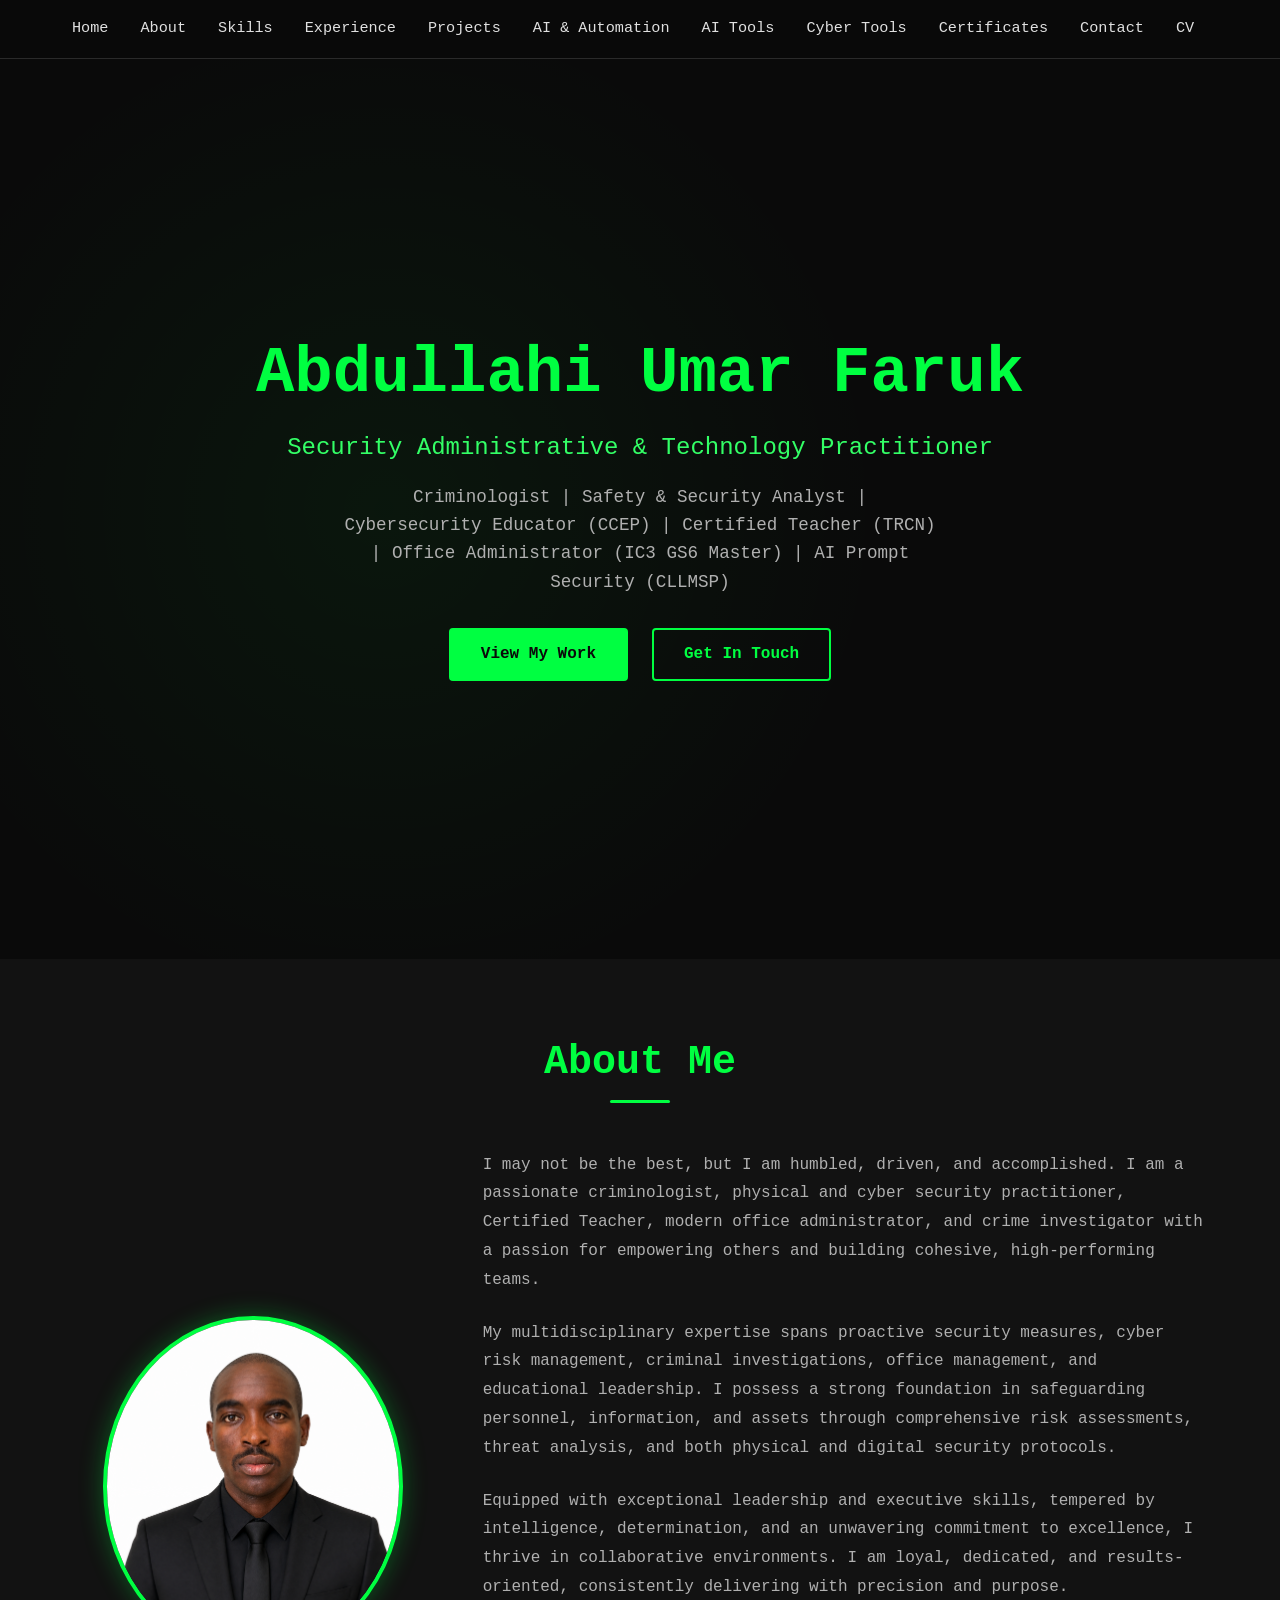
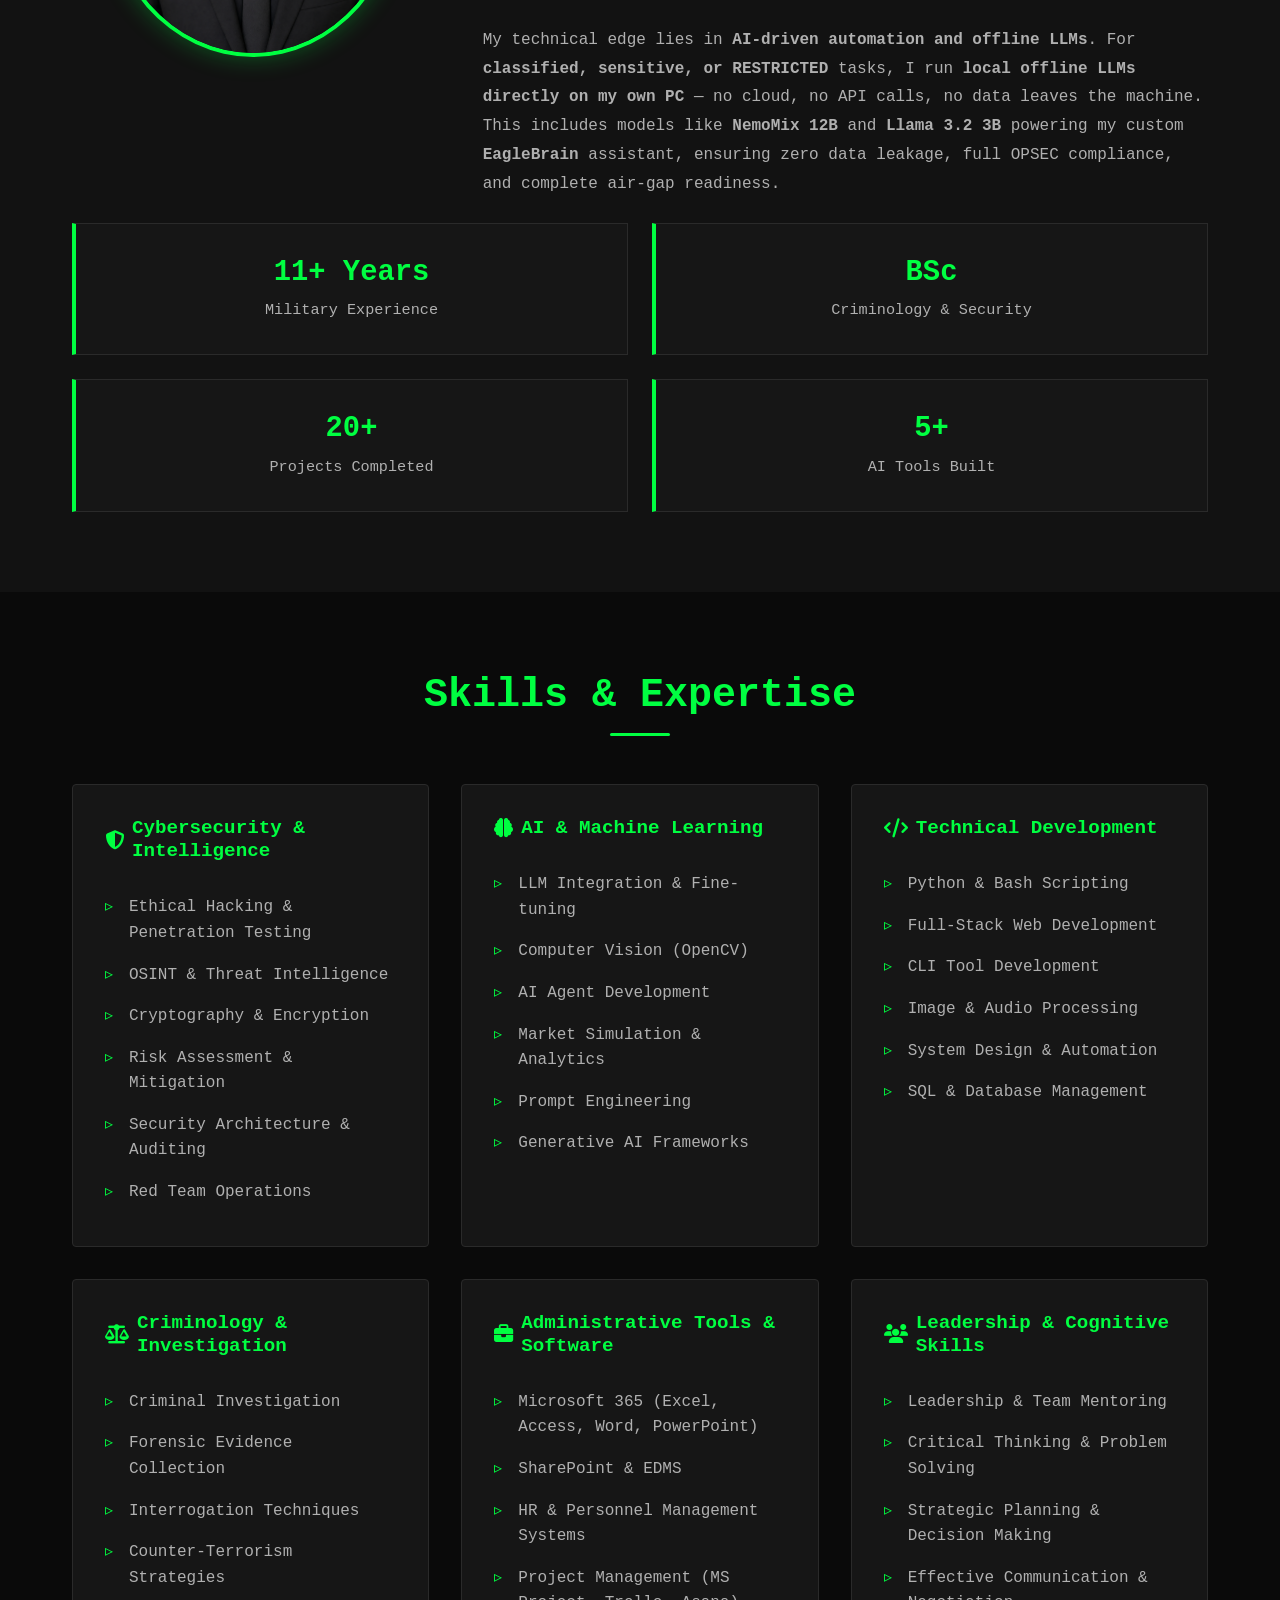
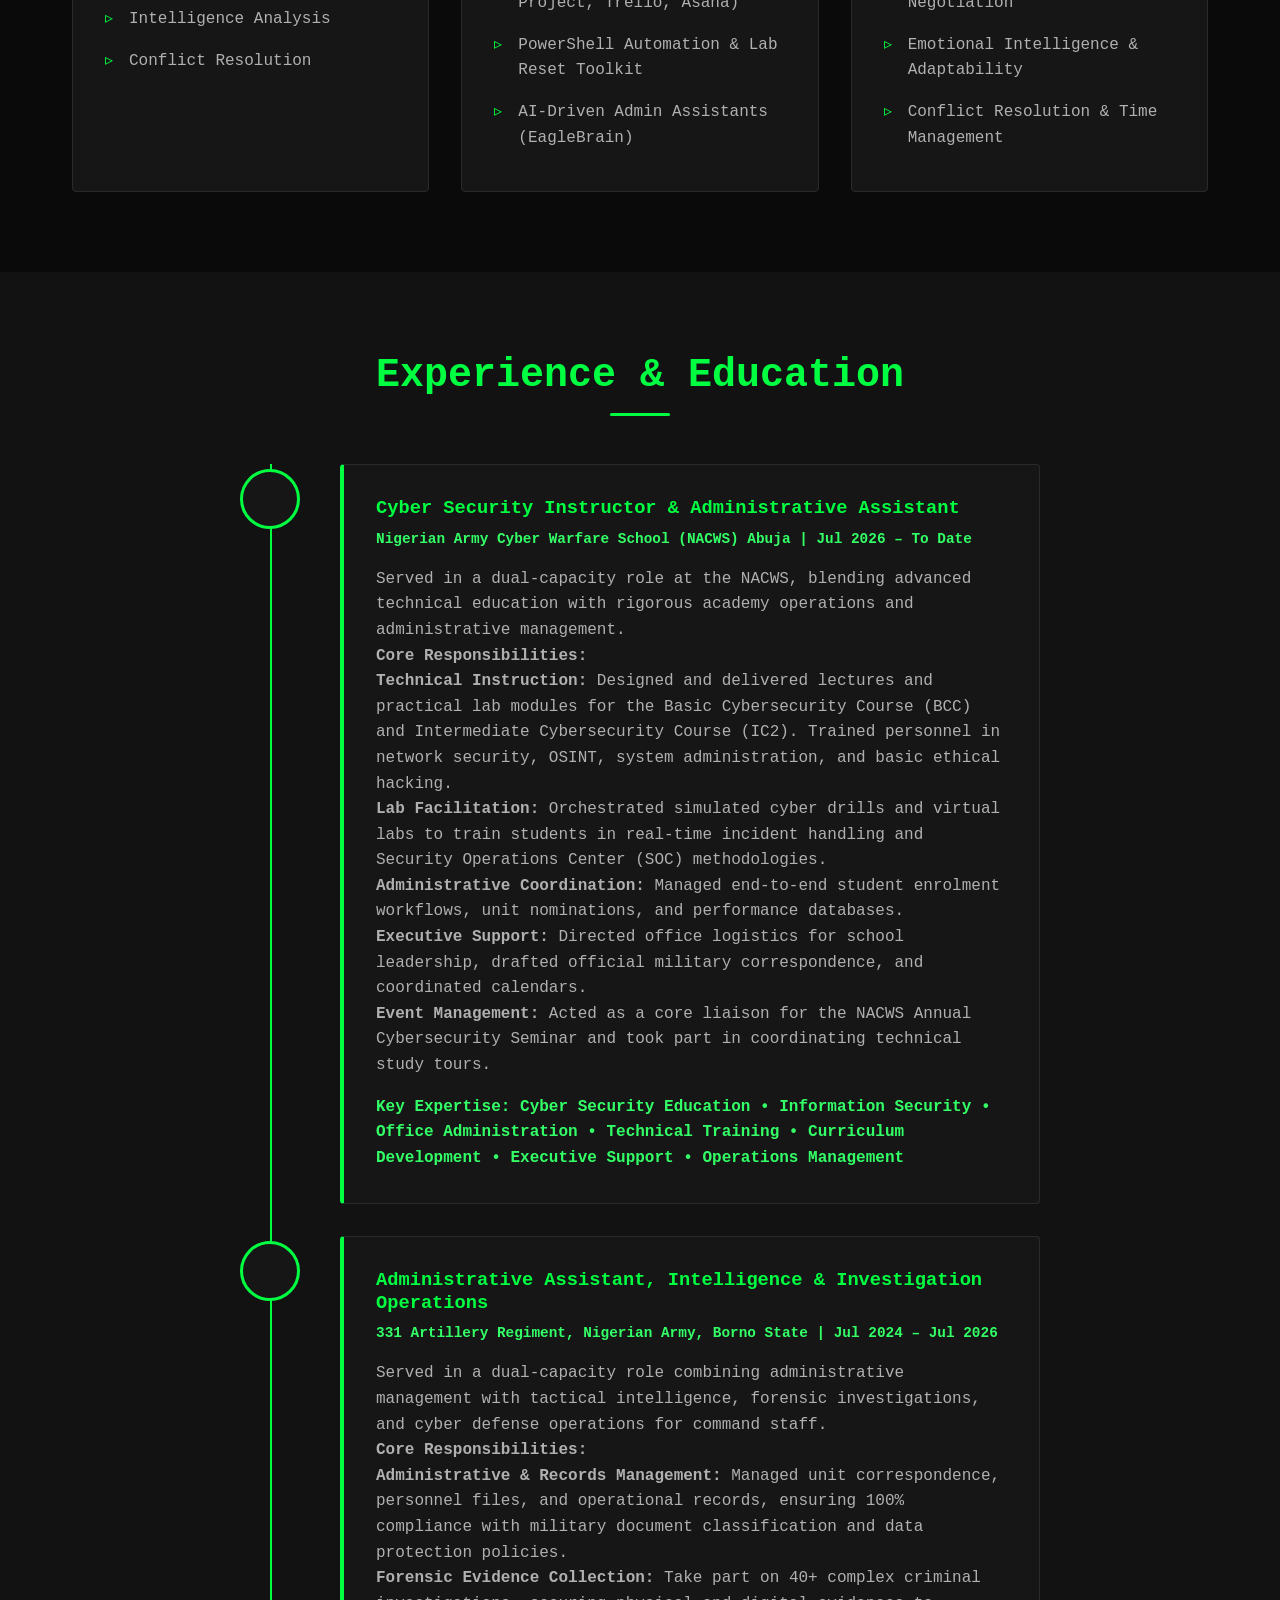
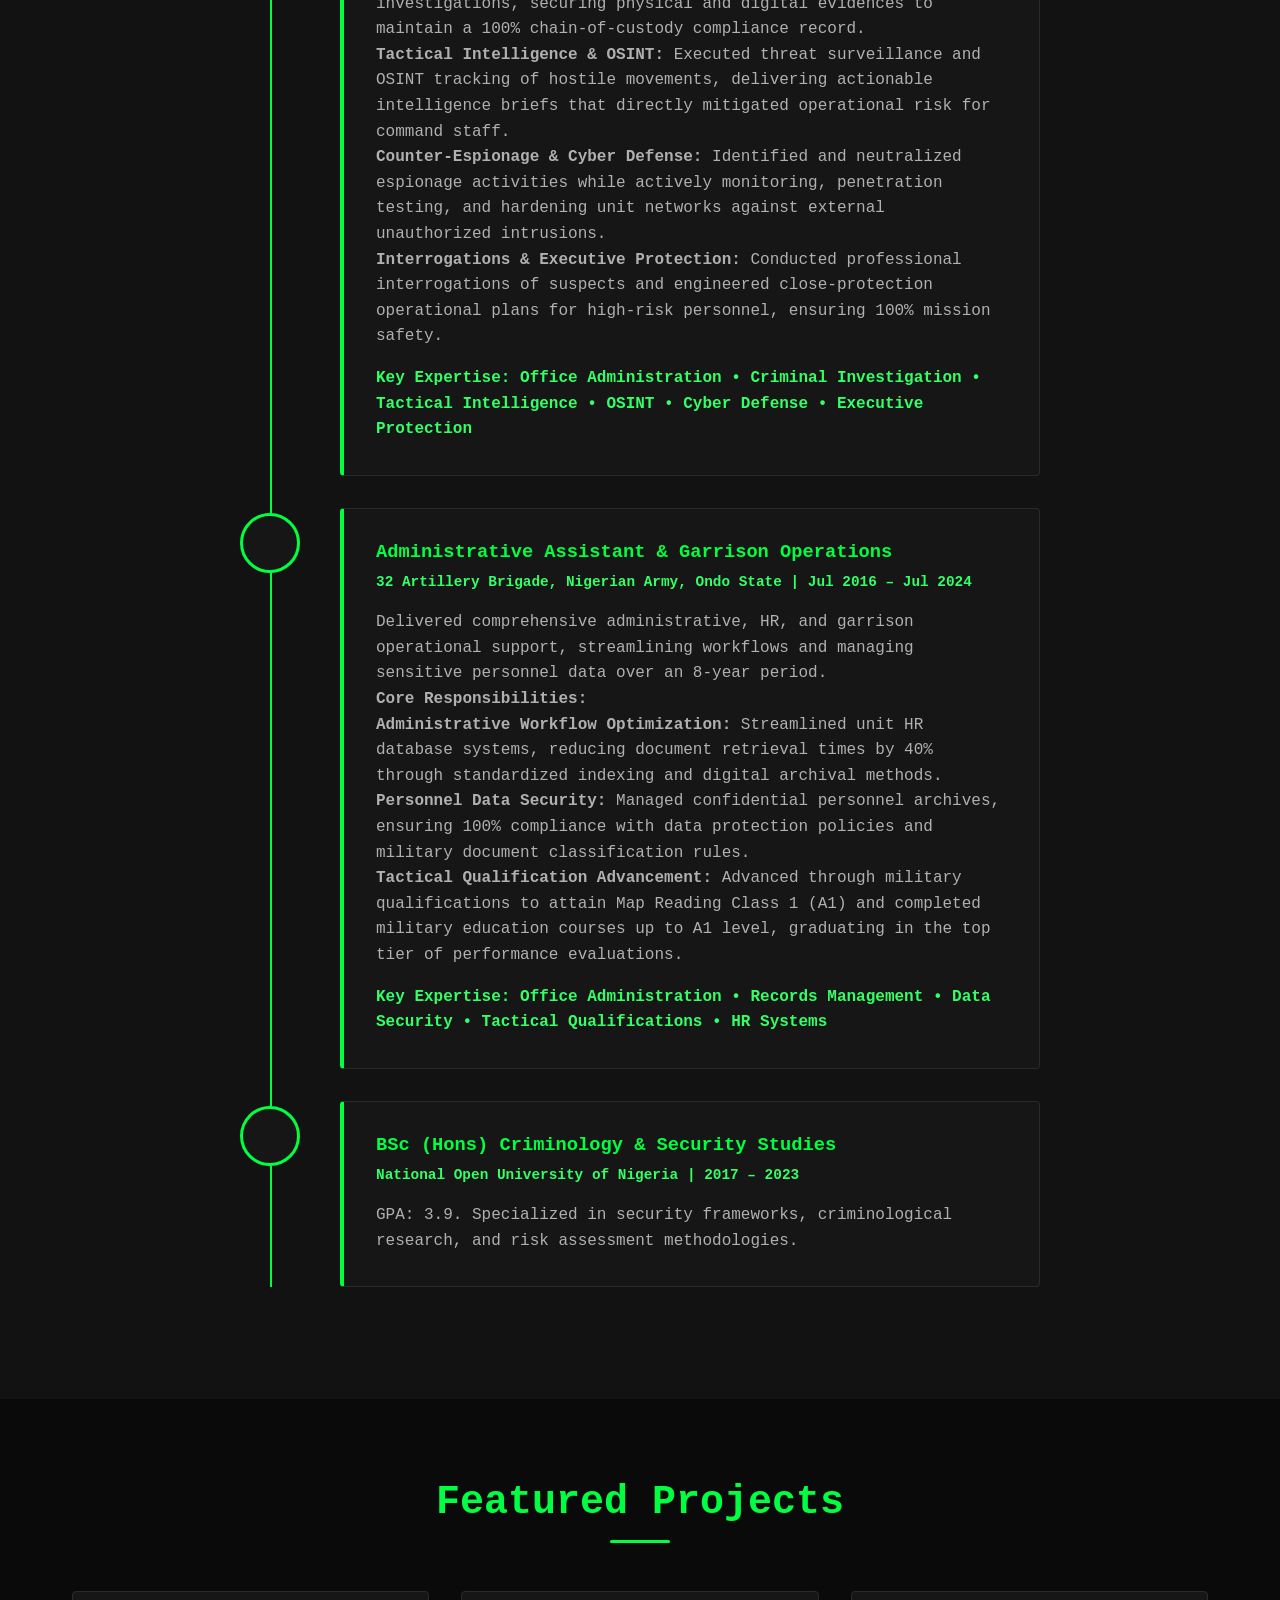
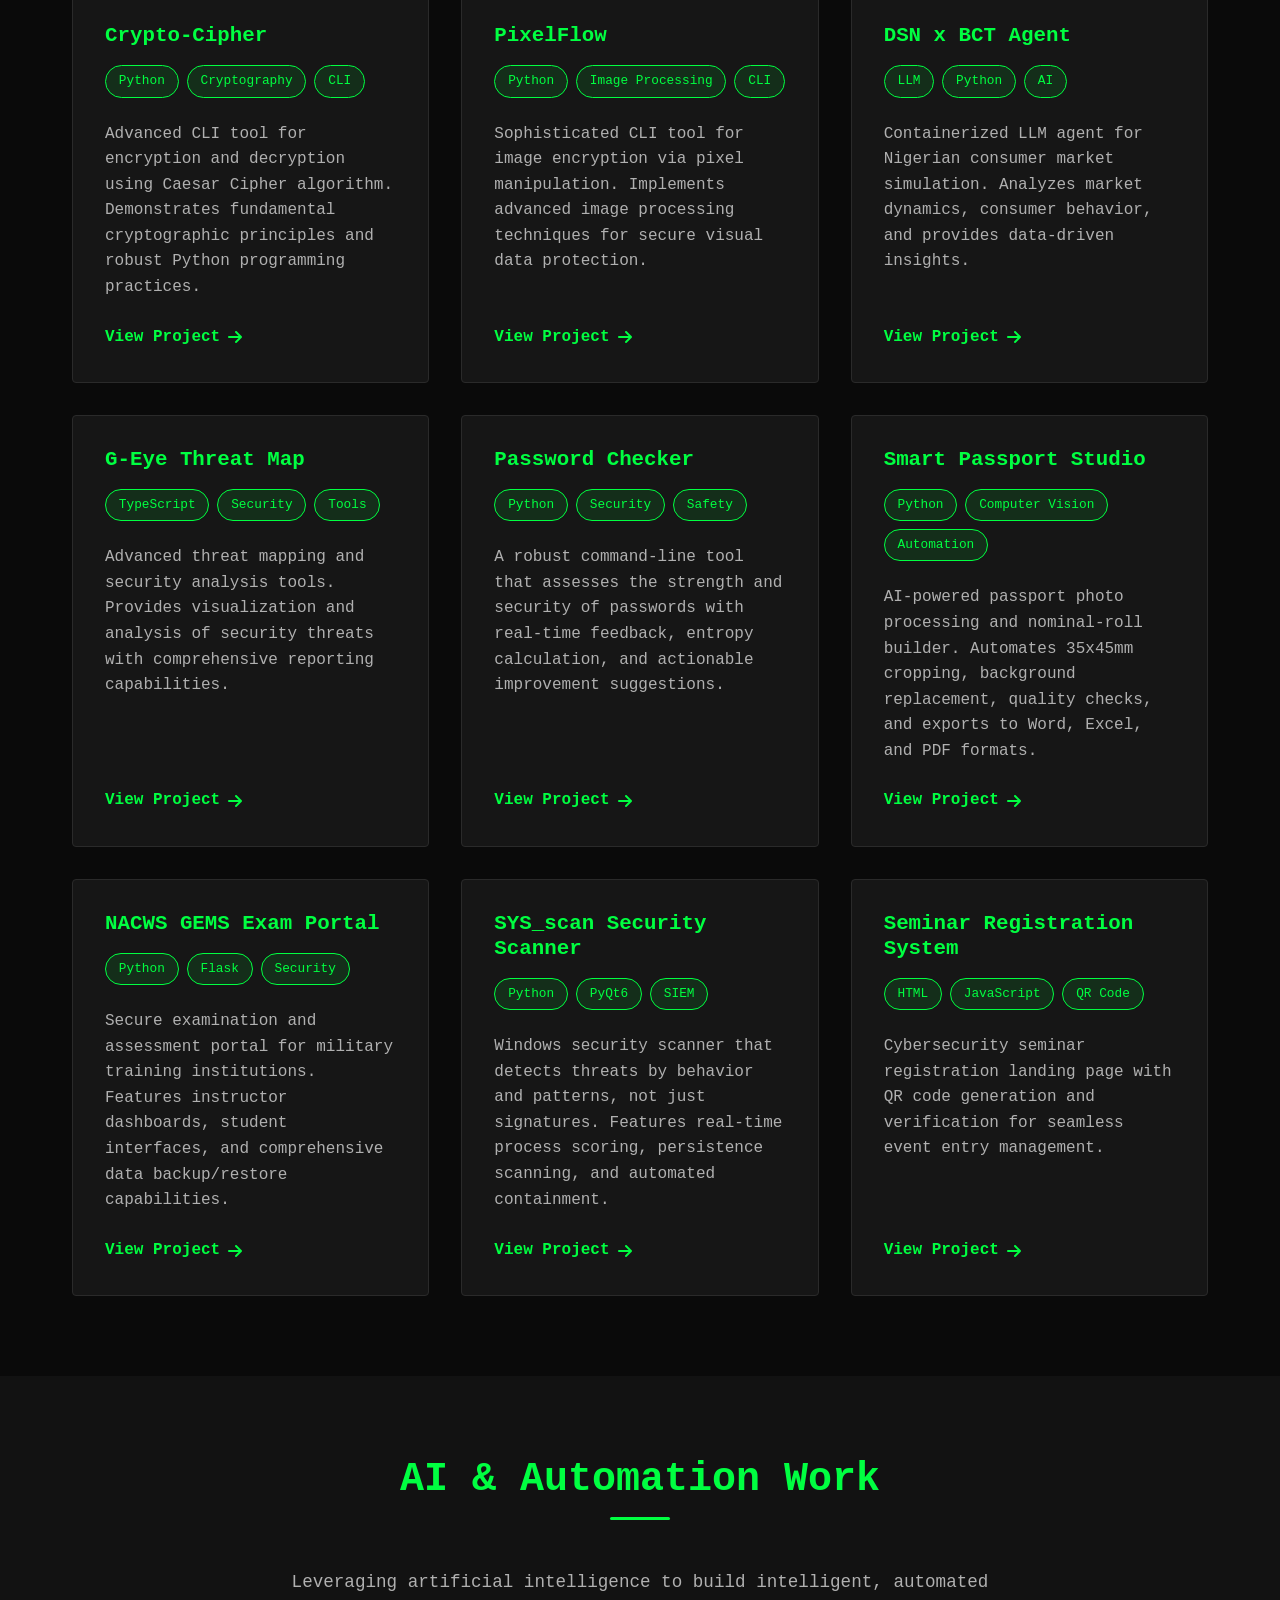
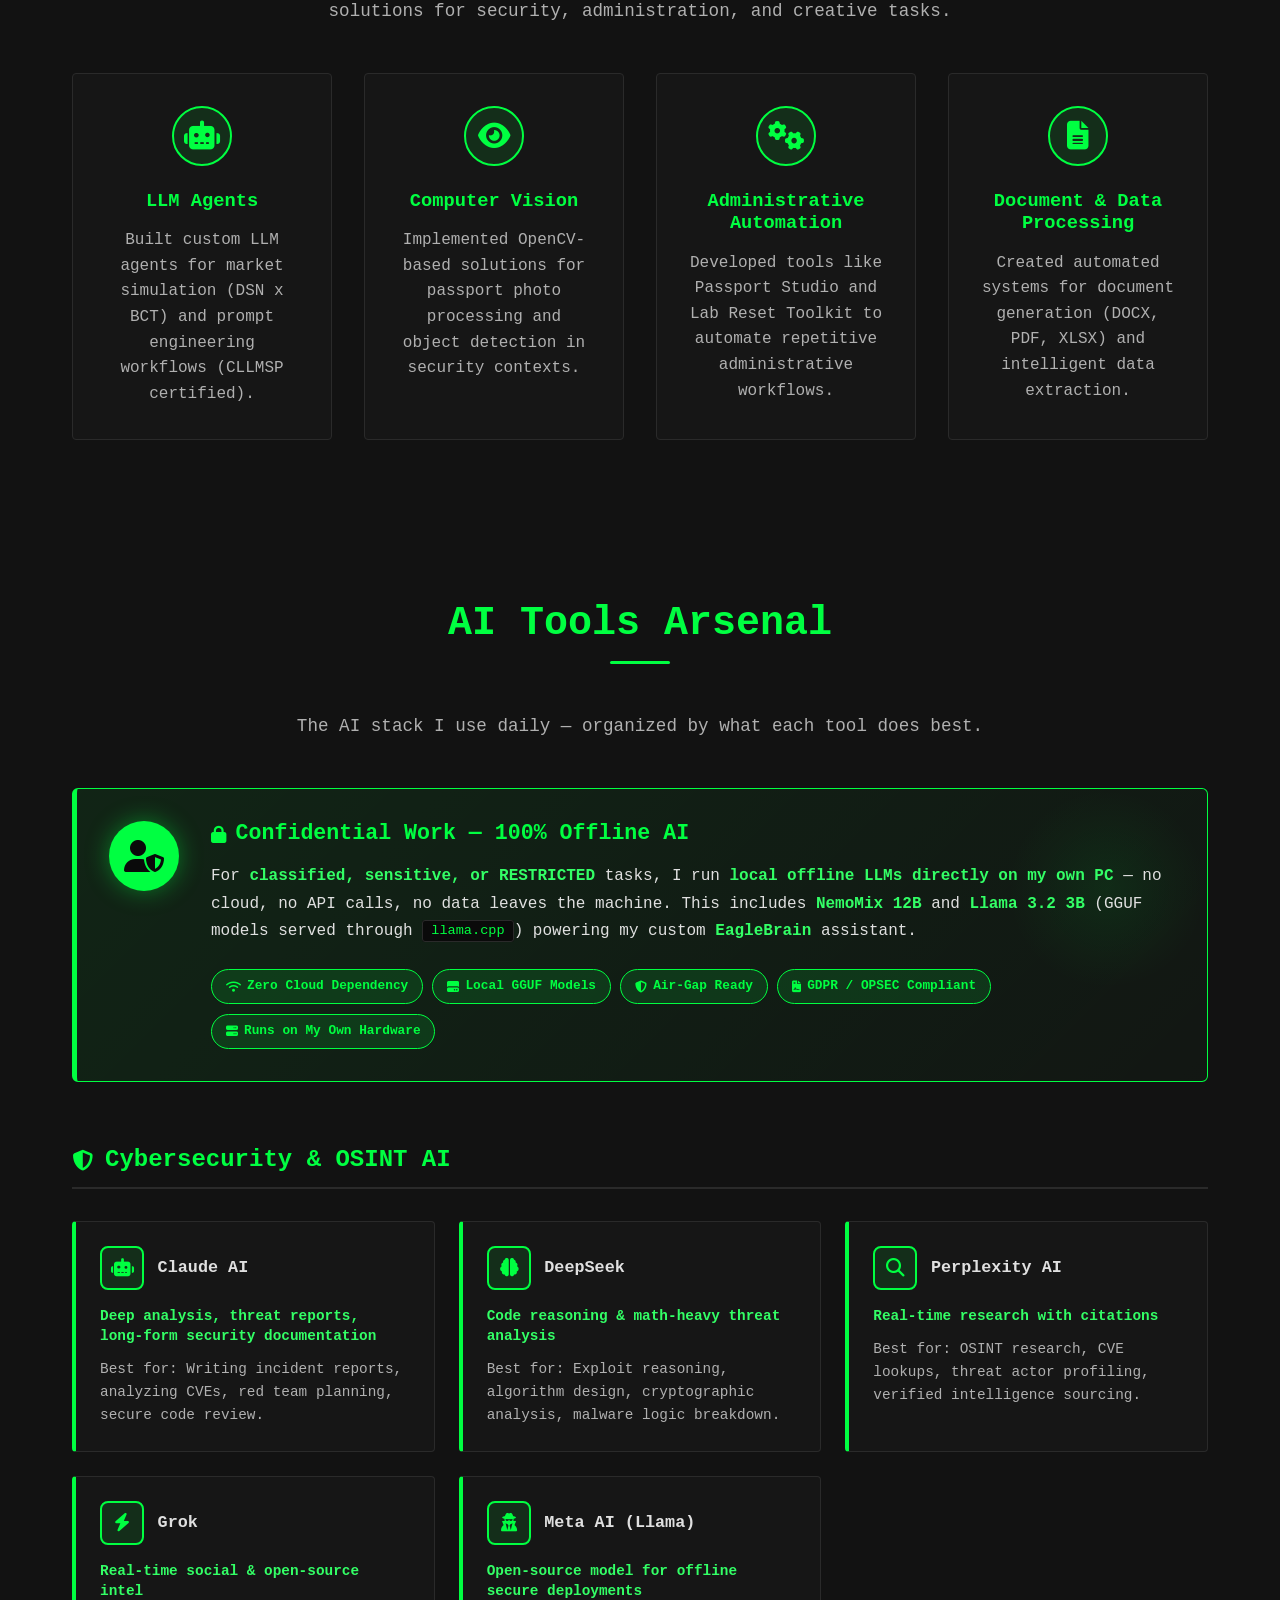
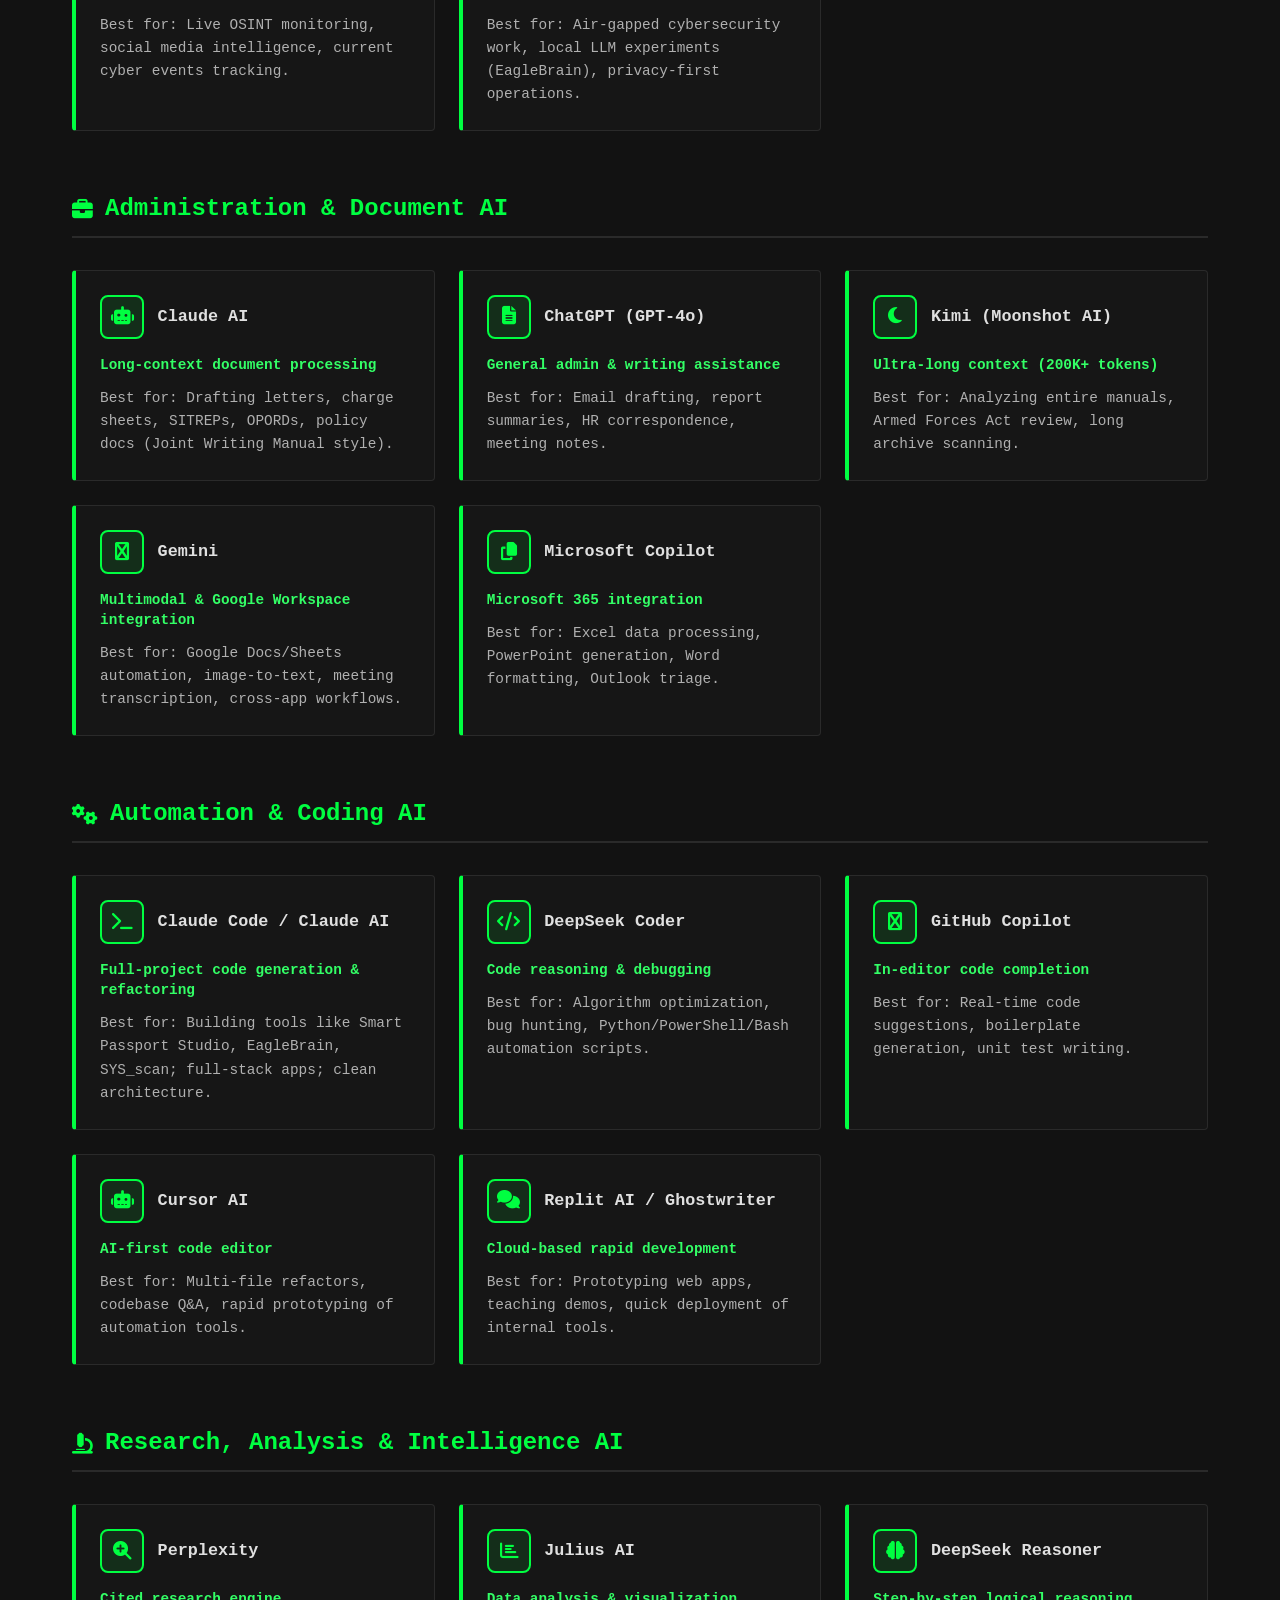
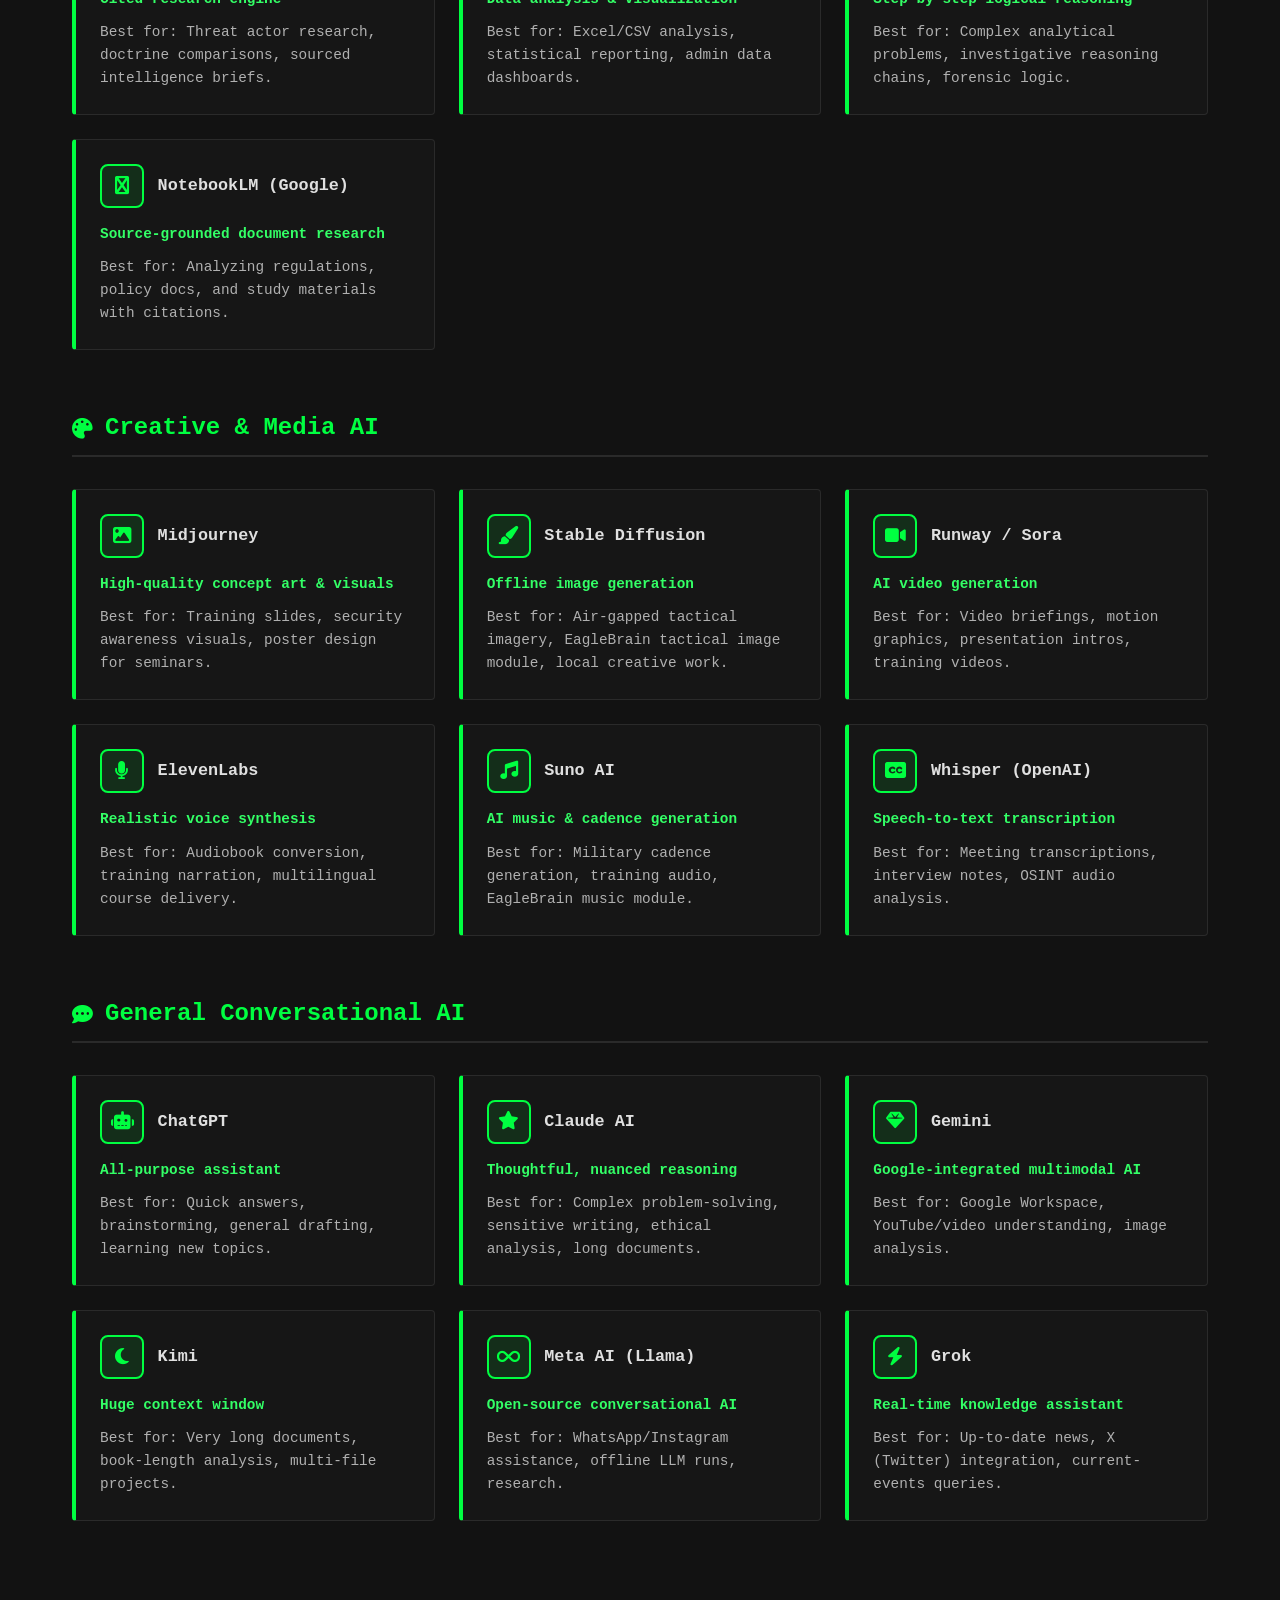
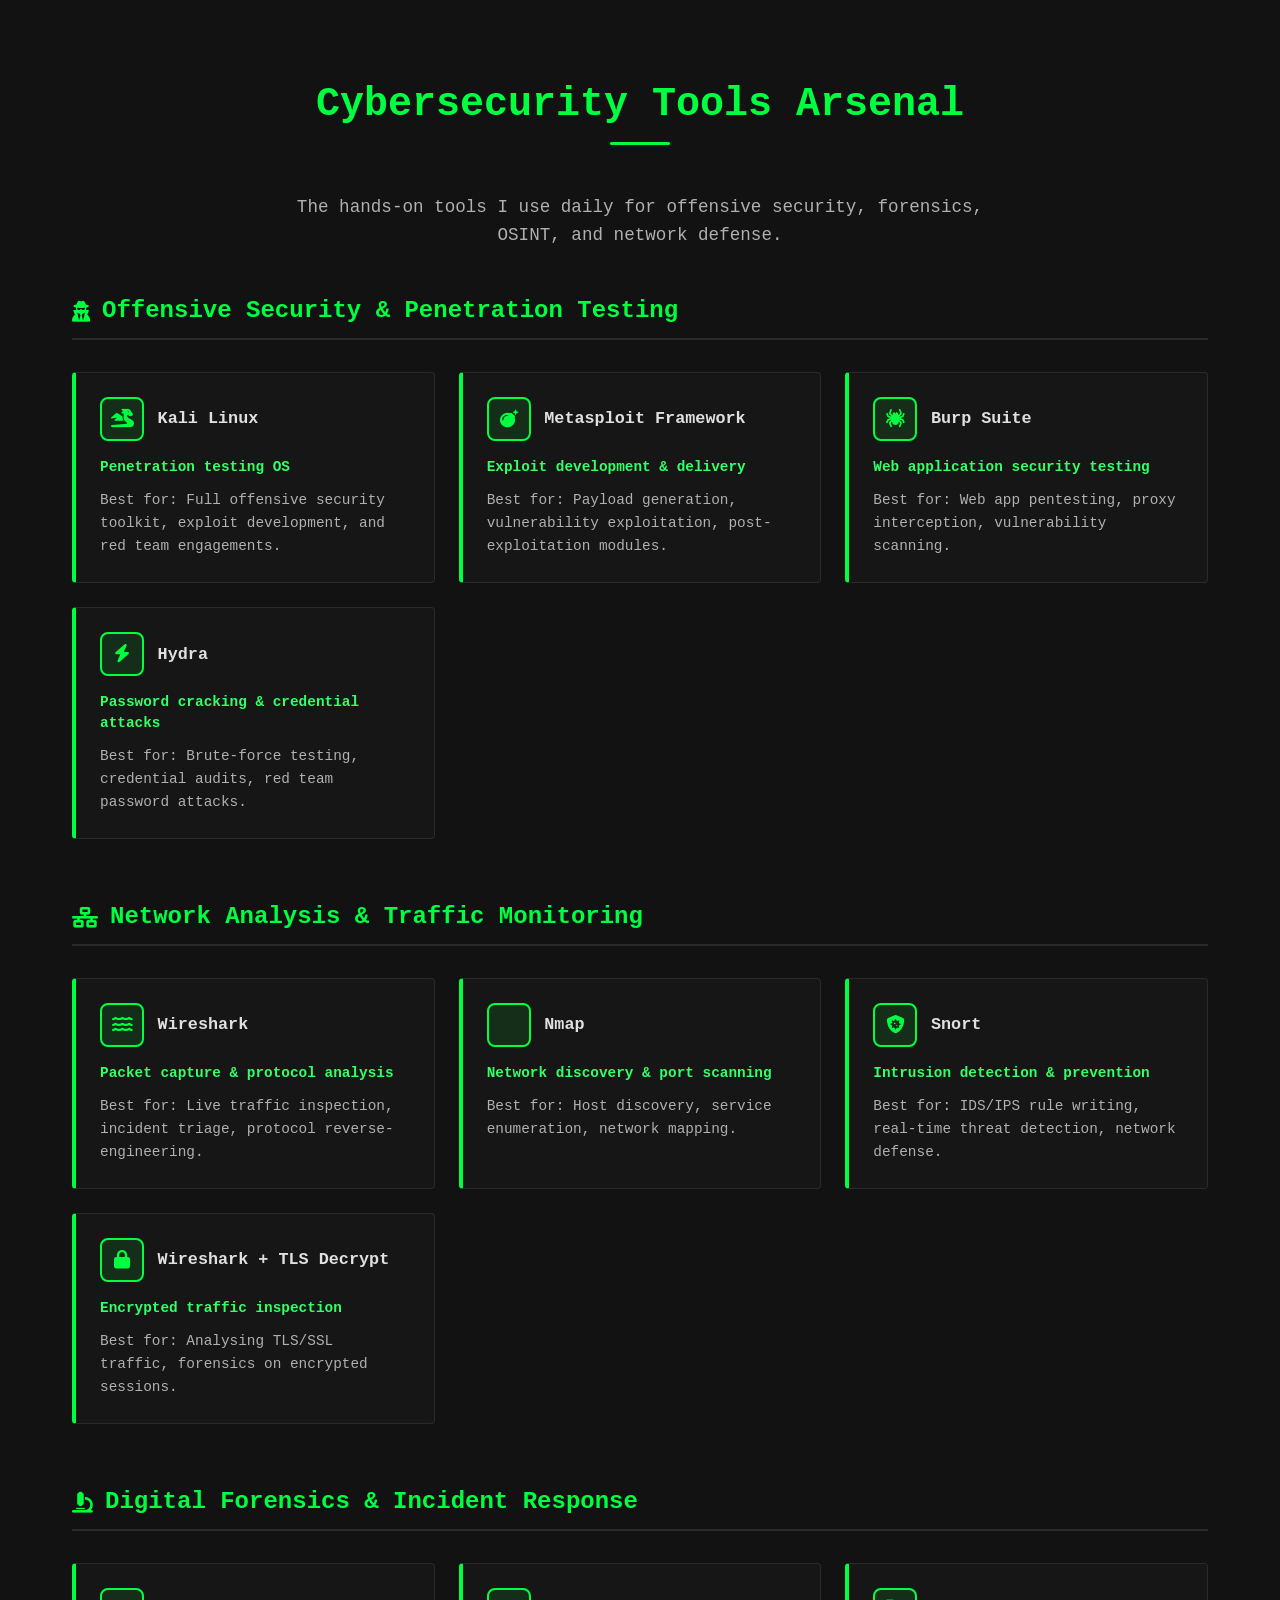
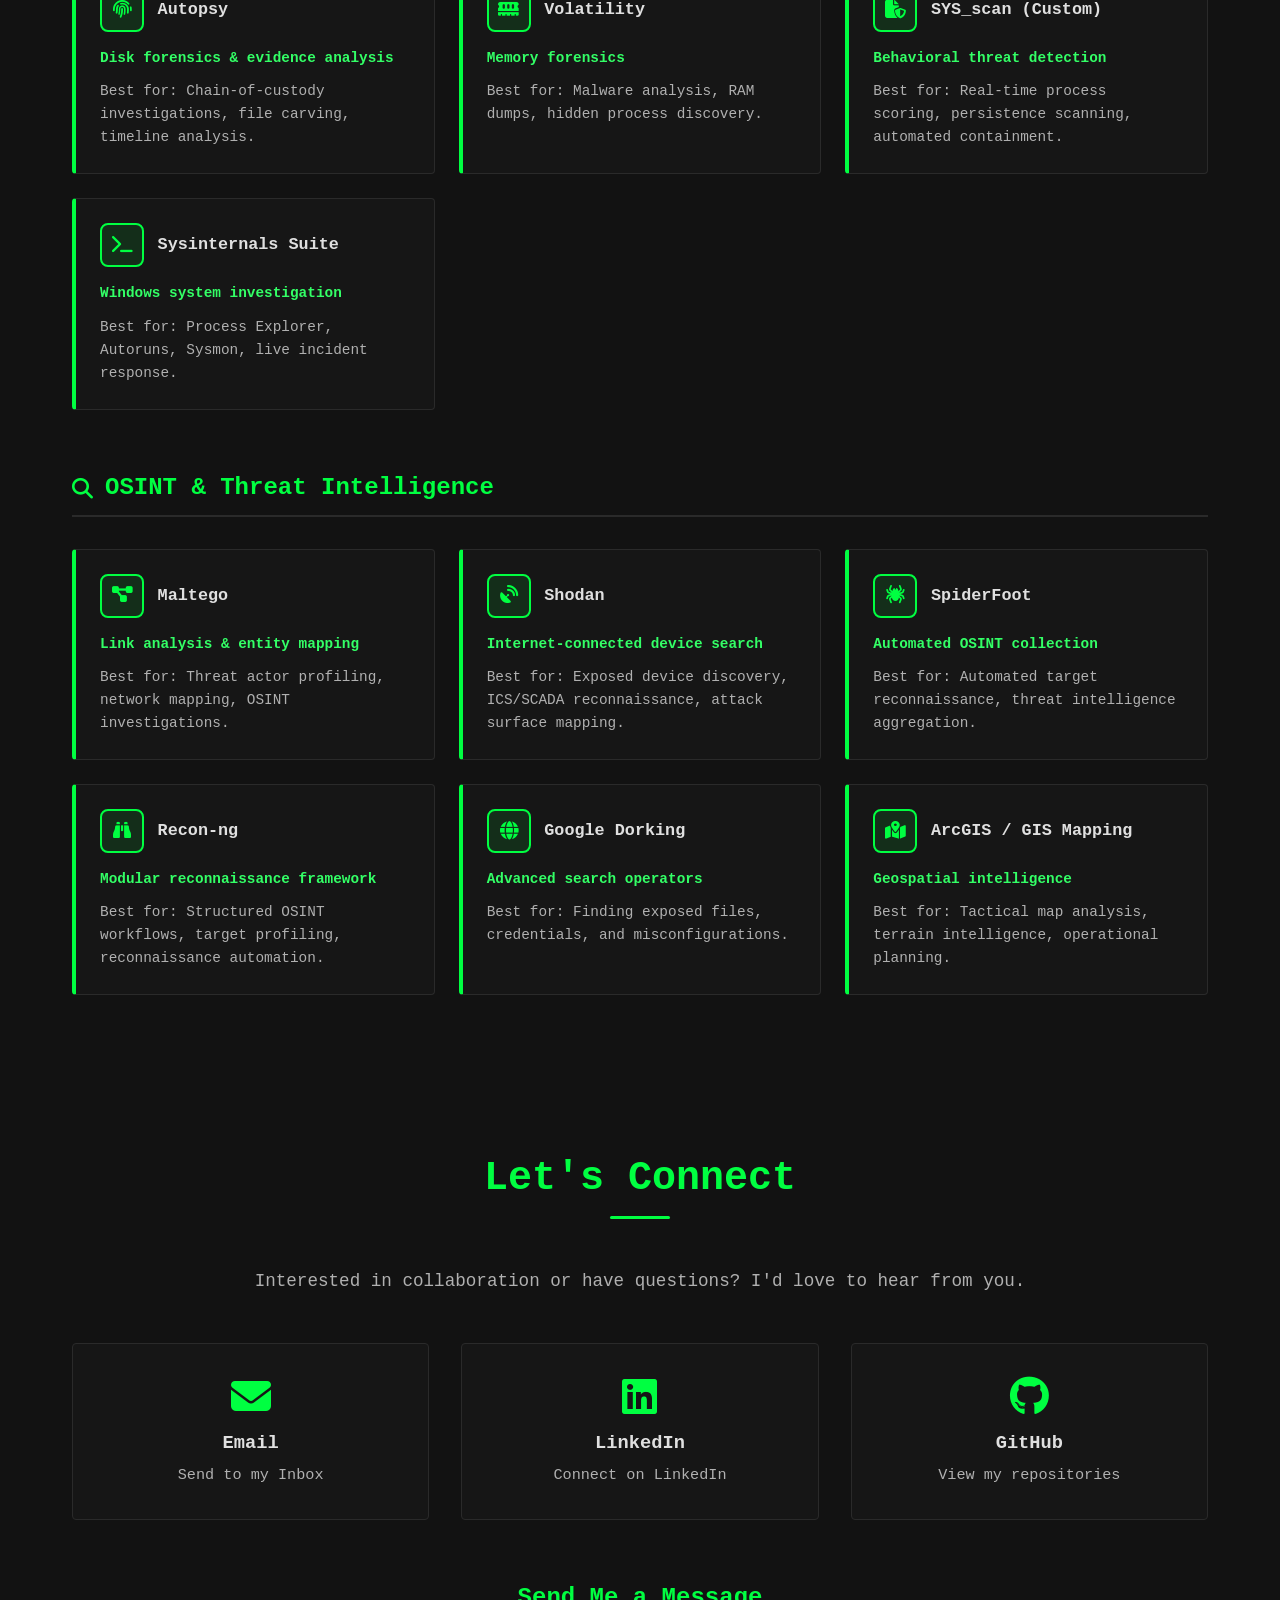
<file: index.html>
<!DOCTYPE html>
<html lang="en">
<head>
    <meta charset="UTF-8">
    <meta name="viewport" content="width=device-width, initial-scale=1.0">
    <title>Abdullahi Umar Faruk | Sy, Admin AI & Tech Practitioner</title>
    <link rel="icon" type="image/png" href="profile.png">
    <link rel="stylesheet" href="style.css">
    <link rel="stylesheet" href="https://cdnjs.cloudflare.com/ajax/libs/font-awesome/6.4.0/css/all.min.css">
</head>
<body>
    <!-- Navigation -->
    <nav class="navbar">
        <div class="container">
            <ul class="nav-menu">
                <li><a href="#home" class="nav-link">Home</a></li>
                <li><a href="#about" class="nav-link">About</a></li>
                <li><a href="#skills" class="nav-link">Skills</a></li>
                <li><a href="#experience" class="nav-link">Experience</a></li>
                <li><a href="#projects" class="nav-link">Projects</a></li>
                <li><a href="#ai-automation" class="nav-link">AI & Automation</a></li>
                <li><a href="#ai-tools" class="nav-link">AI Tools</a></li>
                <li><a href="#cyber-tools" class="nav-link">Cyber Tools</a></li>
                <li><a href="certificates.html" class="nav-link">Certificates</a></li>
                <li><a href="#contact" class="nav-link">Contact</a></li>
                <li><a href="cv.html" class="nav-link">CV</a></li>
            </ul>
        </div>
    </nav>

    <!-- Hero Section -->
    <section id="home" class="hero">
        <div class="container">
            <div class="hero-content">
                <h1 class="hero-title">Abdullahi Umar Faruk</h1>

                <p class="hero-subtitle">Security Administrative & Technology Practitioner</p>
                <p class="hero-description"> Criminologist | Safety & Security Analyst | Cybersecurity Educator (CCEP) | Certified Teacher (TRCN) | Office Administrator (IC3 GS6 Master) | AI Prompt Security (CLLMSP)
                </p>
                <div class="hero-cta">
                    <a href="#projects" class="btn btn-primary">View My Work</a>
                    <a href="#contact" class="btn btn-secondary">Get In Touch</a>
                </div>
            </div>
        </div>
    </section>

    <!-- About Section -->
    <section id="about" class="about">
        <div class="container">
            <h2>About Me</h2>
            <div class="about-content">
            <div class="about-image">
                  <img src="profile.png" alt="Abdullahi Umar Faruk" class="profile-img">
            </div>
               <div class="about-text">
    <p>
        I may not be the best, but I am humbled, driven, and accomplished. I am a passionate criminologist, physical and cyber security practitioner, Certified Teacher, modern office administrator, and crime investigator with a passion for empowering others and building cohesive, high-performing teams.
    </p>
    <p>
        My multidisciplinary expertise spans proactive security measures, cyber risk management, criminal investigations, office management, and educational leadership. I possess a strong foundation in safeguarding personnel, information, and assets through comprehensive risk assessments, threat analysis, and both physical and digital security protocols.
    </p>
    <p>
        Equipped with exceptional leadership and executive skills, tempered by intelligence, determination, and an unwavering commitment to excellence, I thrive in collaborative environments. I am loyal, dedicated, and results-oriented, consistently delivering with precision and purpose.
    </p>
    <p>
        My technical edge lies in <strong>AI-driven automation and offline LLMs</strong>. For <strong>classified, sensitive, or RESTRICTED</strong> tasks, I run <strong>local offline LLMs directly on my own PC</strong> — no cloud, no API calls, no data leaves the machine. This includes models like <strong>NemoMix 12B</strong> and <strong>Llama 3.2 3B</strong> powering my custom <strong>EagleBrain</strong> assistant, ensuring zero data leakage, full OPSEC compliance, and complete air-gap readiness.
    </p>
        </div>
                </div>
                <div class="about-highlights">
                    <div class="highlight">
                        <h4>11+ Years</h4>
                        <p>Military Experience</p>
                    </div>
                    <div class="highlight">
                        <h4>BSc</h4>
                        <p>Criminology & Security</p>
                    </div>
                    <div class="highlight">
                        <h4>20+</h4>
                        <p>Projects Completed</p>
                    </div>
                    <div class="highlight">
                        <h4>5+</h4>
                        <p>AI Tools Built</p>
                    </div>
                </div>
            </div>
        </div>
    </section>

    <!-- Skills Section -->
    <section id="skills" class="skills">
        <div class="container">
            <h2>Skills & Expertise</h2>
            <div class="skills-grid">
                <div class="skill-category">
                    <h3><i class="fas fa-shield-alt"></i> Cybersecurity & Intelligence</h3>
                    <ul>
                        <li>Ethical Hacking & Penetration Testing</li>
                        <li>OSINT & Threat Intelligence</li>
                        <li>Cryptography & Encryption</li>
                        <li>Risk Assessment & Mitigation</li>
                        <li>Security Architecture & Auditing</li>
                        <li>Red Team Operations</li>
                    </ul>
                </div>
                <div class="skill-category">
                    <h3><i class="fas fa-brain"></i> AI & Machine Learning</h3>
                    <ul>
                        <li>LLM Integration & Fine-tuning</li>
                        <li>Computer Vision (OpenCV)</li>
                        <li>AI Agent Development</li>
                        <li>Market Simulation & Analytics</li>
                        <li>Prompt Engineering</li>
                        <li>Generative AI Frameworks</li>
                    </ul>
                </div>
                <div class="skill-category">
                    <h3><i class="fas fa-code"></i> Technical Development</h3>
                    <ul>
                        <li>Python & Bash Scripting</li>
                        <li>Full-Stack Web Development</li>
                        <li>CLI Tool Development</li>
                        <li>Image & Audio Processing</li>
                        <li>System Design & Automation</li>
                        <li>SQL & Database Management</li>
                    </ul>
                </div>
                <div class="skill-category">
                    <h3><i class="fas fa-balance-scale"></i> Criminology & Investigation</h3>
                    <ul>
                        <li>Criminal Investigation</li>
                        <li>Forensic Evidence Collection</li>
                        <li>Interrogation Techniques</li>
                        <li>Counter-Terrorism Strategies</li>
                        <li>Intelligence Analysis</li>
                        <li>Conflict Resolution</li>
                    </ul>
                </div>
                <div class="skill-category">
                    <h3><i class="fas fa-briefcase"></i> Administrative Tools & Software</h3>
                    <ul>
                        <li>Microsoft 365 (Excel, Access, Word, PowerPoint)</li>
                        <li>SharePoint & EDMS</li>
                        <li>HR & Personnel Management Systems</li>
                        <li>Project Management (MS Project, Trello, Asana)</li>
                        <li>PowerShell Automation & Lab Reset Toolkit</li>
                        <li>AI-Driven Admin Assistants (EagleBrain)</li>
                    </ul>
                </div>
                <div class="skill-category">
                  <h3><i class="fas fa-users"></i> Leadership & Cognitive Skills</h3>
                  <ul>
                      <li>Leadership & Team Mentoring</li>
                      <li>Critical Thinking & Problem Solving</li>
                      <li>Strategic Planning & Decision Making</li>
                      <li>Effective Communication & Negotiation</li>
                      <li>Emotional Intelligence & Adaptability</li>
                      <li>Conflict Resolution & Time Management</li>
                  </ul>
              </div>
            </div>
        </div>
    </section>

    <!-- Experience Section -->
    <section id="experience" class="experience">
        <div class="container">
            <h2>Experience & Education</h2>
            <div class="timeline">
                    <div class="timeline-item">
                    <div class="timeline-marker"></div>
                    <div class="timeline-content">
                        <h3>Cyber Security Instructor & Administrative Assistant</h3>
                        <p class="timeline-period">Nigerian Army Cyber Warfare School (NACWS) Abuja | Jul 2026 – To Date</p>
                        <p>Served in a dual-capacity role at the NACWS, blending advanced technical education with rigorous academy operations and administrative management.</p>
                        <p><strong>Core Responsibilities:</strong></p>
                        <p><strong>Technical Instruction:</strong> Designed and delivered lectures and practical lab modules for the Basic Cybersecurity Course (BCC) and Intermediate Cybersecurity Course (IC2). Trained personnel in network security, OSINT, system administration, and basic ethical hacking.</p>
                        <p><strong>Lab Facilitation:</strong> Orchestrated simulated cyber drills and virtual labs to train students in real-time incident handling and Security Operations Center (SOC) methodologies.</p>
                        <p><strong>Administrative Coordination:</strong> Managed end-to-end student enrolment workflows, unit nominations, and performance databases.</p>
                        <p><strong>Executive Support:</strong> Directed office logistics for school leadership, drafted official military correspondence, and coordinated calendars.</p>
                        <p><strong>Event Management:</strong> Acted as a core liaison for the NACWS Annual Cybersecurity Seminar and took part in coordinating technical study tours.</p>
                        <p style="margin-top: 1rem; color: var(--accent-light); font-weight: 600;">Key Expertise: Cyber Security Education • Information Security • Office Administration • Technical Training • Curriculum Development • Executive Support • Operations Management</p>
                    </div>
                </div>
                <!-- 331 Artillery Regiment -->
                <div class="timeline-item">
                    <div class="timeline-marker"></div>
                    <div class="timeline-content">
                        <h3>Administrative Assistant, Intelligence & Investigation Operations</h3>
                        <p class="timeline-period">331 Artillery Regiment, Nigerian Army, Borno State | Jul 2024 – Jul 2026</p>
                        <p>Served in a dual-capacity role combining administrative management with tactical intelligence, forensic investigations, and cyber defense operations for command staff.</p>
                        <p><strong>Core Responsibilities:</strong></p>
                        <p><strong>Administrative & Records Management:</strong> Managed unit correspondence, personnel files, and operational records, ensuring 100% compliance with military document classification and data protection policies.</p>
                        <p><strong>Forensic Evidence Collection:</strong> Take part on 40+ complex criminal investigations, securing physical and digital evidences to maintain a 100% chain-of-custody compliance record.</p>
                        <p><strong>Tactical Intelligence & OSINT:</strong> Executed threat surveillance and OSINT tracking of hostile movements, delivering actionable intelligence briefs that directly mitigated operational risk for command staff.</p>
                        <p><strong>Counter-Espionage & Cyber Defense:</strong> Identified and neutralized espionage activities while actively monitoring, penetration testing, and hardening unit networks against external unauthorized intrusions.</p>
                        <p><strong>Interrogations & Executive Protection:</strong> Conducted professional interrogations of suspects and engineered close-protection operational plans for high-risk personnel, ensuring 100% mission safety.</p>
                        <p style="margin-top: 1rem; color: var(--accent-light); font-weight: 600;">Key Expertise: Office Administration • Criminal Investigation • Tactical Intelligence • OSINT • Cyber Defense • Executive Protection</p>
                    </div>
                </div>

                <!-- 32 Artillery Brigade -->
                <div class="timeline-item">
                    <div class="timeline-marker"></div>
                    <div class="timeline-content">
                        <h3>Administrative Assistant & Garrison Operations</h3>
                        <p class="timeline-period">32 Artillery Brigade, Nigerian Army, Ondo State | Jul 2016 – Jul 2024</p>
                        <p>Delivered comprehensive administrative, HR, and garrison operational support, streamlining workflows and managing sensitive personnel data over an 8-year period.</p>
                        <p><strong>Core Responsibilities:</strong></p>
                        <p><strong>Administrative Workflow Optimization:</strong> Streamlined unit HR database systems, reducing document retrieval times by 40% through standardized indexing and digital archival methods.</p>
                        <p><strong>Personnel Data Security:</strong> Managed confidential personnel archives, ensuring 100% compliance with data protection policies and military document classification rules.</p>
                        <p><strong>Tactical Qualification Advancement:</strong> Advanced through military qualifications to attain Map Reading Class 1 (A1) and completed military education courses up to A1 level, graduating in the top tier of performance evaluations.</p>
                        <p style="margin-top: 1rem; color: var(--accent-light); font-weight: 600;">Key Expertise: Office Administration • Records Management • Data Security • Tactical Qualifications • HR Systems</p>
                    </div>
                </div>
                <div class="timeline-item">
                    <div class="timeline-marker"></div>
                    <div class="timeline-content">
                        <h3>BSc (Hons) Criminology & Security Studies</h3>
                        <p class="timeline-period">National Open University of Nigeria | 2017 – 2023</p>
                        <p>GPA: 3.9. Specialized in security frameworks, criminological research, and risk assessment methodologies.</p>
                    </div>
                </div>
            </div>
        </div>
    </section>

    <!-- Featured Projects Section -->
    <section id="projects" class="projects">
        <div class="container">
            <h2>Featured Projects</h2>
            <div class="projects-grid">
                <div class="project-card">
                    <div class="project-header">
                        <h3>Crypto-Cipher</h3>
                        <div class="project-tags">
                            <span class="tag">Python</span>
                            <span class="tag">Cryptography</span>
                            <span class="tag">CLI</span>
                        </div>
                    </div>
                    <p class="project-description">
                        Advanced CLI tool for encryption and decryption using Caesar Cipher algorithm. Demonstrates fundamental cryptographic principles and robust Python programming practices.
                    </p>
                    <div class="project-footer">
                        <a href="https://github.com/donfaruk19/crypto-cipher" target="_blank" class="project-link">
                            View Project <i class="fas fa-arrow-right"></i>
                        </a>
                    </div>
                </div>

                <div class="project-card">
                    <div class="project-header">
                        <h3>PixelFlow</h3>
                        <div class="project-tags">
                            <span class="tag">Python</span>
                            <span class="tag">Image Processing</span>
                            <span class="tag">CLI</span>
                        </div>
                    </div>
                    <p class="project-description">
                        Sophisticated CLI tool for image encryption via pixel manipulation. Implements advanced image processing techniques for secure visual data protection.
                    </p>
                    <div class="project-footer">
                        <a href="https://github.com/donfaruk19/PixelFlow" target="_blank" class="project-link">
                            View Project <i class="fas fa-arrow-right"></i>
                        </a>
                    </div>
                </div>

                <div class="project-card">
                    <div class="project-header">
                        <h3>DSN x BCT Agent</h3>
                        <div class="project-tags">
                            <span class="tag">LLM</span>
                            <span class="tag">Python</span>
                            <span class="tag">AI</span>
                        </div>
                    </div>
                    <p class="project-description">
                        Containerized LLM agent for Nigerian consumer market simulation. Analyzes market dynamics, consumer behavior, and provides data-driven insights.
                    </p>
                    <div class="project-footer">
                        <a href="https://github.com/donfaruk19/dsn-bct-agent" target="_blank" class="project-link">
                            View Project <i class="fas fa-arrow-right"></i>
                        </a>
                    </div>
                </div>

                <div class="project-card">
                    <div class="project-header">
                        <h3>G-Eye Threat Map</h3>
                        <div class="project-tags">
                            <span class="tag">TypeScript</span>
                            <span class="tag">Security</span>
                            <span class="tag">Tools</span>
                        </div>
                    </div>
                    <p class="project-description">
                        Advanced threat mapping and security analysis tools. Provides visualization and analysis of security threats with comprehensive reporting capabilities.
                    </p>
                    <div class="project-footer">
                        <a href="https://github.com/donfaruk19/G-eye" target="_blank" class="project-link">
                            View Project <i class="fas fa-arrow-right"></i>
                        </a>
                    </div>
                </div>

                <div class="project-card">
                    <div class="project-header">
                        <h3>Password Checker</h3>
                        <div class="project-tags">
                            <span class="tag">Python</span>
                            <span class="tag">Security</span>
                            <span class="tag">Safety</span>
                        </div>
                    </div>
                    <p class="project-description">
                        A robust command-line tool that assesses the strength and security of passwords with real-time feedback, entropy calculation, and actionable improvement suggestions.
                    </p>
                    <div class="project-footer">
                        <a href="https://github.com/donfaruk19/passchecker" target="_blank" class="project-link">
                            View Project <i class="fas fa-arrow-right"></i>
                        </a>
                    </div>
                </div>

                <div class="project-card">
                    <div class="project-header">
                        <h3>Smart Passport Studio</h3>
                        <div class="project-tags">
                            <span class="tag">Python</span>
                            <span class="tag">Computer Vision</span>
                            <span class="tag">Automation</span>
                        </div>
                    </div>
                    <p class="project-description">
                        AI-powered passport photo processing and nominal-roll builder. Automates 35x45mm cropping, background replacement, quality checks, and exports to Word, Excel, and PDF formats.
                    </p>
                    <div class="project-footer">
                        <a href="passport.png" target="_blank" class="project-link">
                            View Project <i class="fas fa-arrow-right"></i>
                        </a>
                    </div>
                </div>

                <div class="project-card">
                    <div class="project-header">
                        <h3>NACWS GEMS Exam Portal</h3>
                        <div class="project-tags">
                            <span class="tag">Python</span>
                            <span class="tag">Flask</span>
                            <span class="tag">Security</span>
                        </div>
                    </div>
                    <p class="project-description">
                        Secure examination and assessment portal for military training institutions. Features instructor dashboards, student interfaces, and comprehensive data backup/restore capabilities.
                    </p>
                    <div class="project-footer">
                        <a href="exam.png" target="_blank" class="project-link">
                            View Project <i class="fas fa-arrow-right"></i>
                        </a>
                    </div>
                </div>

                <div class="project-card">
                    <div class="project-header">
                        <h3>SYS_scan Security Scanner</h3>
                        <div class="project-tags">
                            <span class="tag">Python</span>
                            <span class="tag">PyQt6</span>
                            <span class="tag">SIEM</span>
                        </div>
                    </div>
                    <p class="project-description">
                        Windows security scanner that detects threats by behavior and patterns, not just signatures. Features real-time process scoring, persistence scanning, and automated containment.
                    </p>
                    <div class="project-footer">
                        <a href="scan.png" target="_blank" class="project-link">
                            View Project <i class="fas fa-arrow-right"></i>
                        </a>
                    </div>
                </div>

                <div class="project-card">
                    <div class="project-header">
                        <h3>Seminar Registration System</h3>
                        <div class="project-tags">
                            <span class="tag">HTML</span>
                            <span class="tag">JavaScript</span>
                            <span class="tag">QR Code</span>
                        </div>
                    </div>
                    <p class="project-description">
                        Cybersecurity seminar registration landing page with QR code generation and verification for seamless event entry management.
                    </p>
                    <div class="project-footer">
                        <a href="seminar.png" target="_blank" class="project-link">
                            View Project <i class="fas fa-arrow-right"></i>
                        </a>
                    </div>
                </div>
            </div>
        </div>
    </section>

    <!-- AI & Automation Section -->
    <section id="ai-automation" class="ai-automation">
        <div class="container">
            <h2>AI & Automation Work</h2>
            <p class="section-subtitle">Leveraging artificial intelligence to build intelligent, automated solutions for security, administration, and creative tasks.</p>
            <div class="ai-grid">
                <div class="ai-card">
                    <div class="ai-icon"><i class="fas fa-robot"></i></div>
                    <h3>LLM Agents</h3>
                    <p>Built custom LLM agents for market simulation (DSN x BCT) and prompt engineering workflows (CLLMSP certified).</p>
                </div>
                <div class="ai-card">
                    <div class="ai-icon"><i class="fas fa-eye"></i></div>
                    <h3>Computer Vision</h3>
                    <p>Implemented OpenCV-based solutions for passport photo processing and object detection in security contexts.</p>
                </div>
                <div class="ai-card">
                    <div class="ai-icon"><i class="fas fa-cogs"></i></div>
                    <h3>Administrative Automation</h3>
                    <p>Developed tools like Passport Studio and Lab Reset Toolkit to automate repetitive administrative workflows.</p>
                </div>
                <div class="ai-card">
                    <div class="ai-icon"><i class="fas fa-file-alt"></i></div>
                    <h3>Document & Data Processing</h3>
                    <p>Created automated systems for document generation (DOCX, PDF, XLSX) and intelligent data extraction.</p>
                </div>
            </div>
        </div>
    </section>

    <!-- AI Tools Arsenal Section -->
    <section id="ai-tools" class="ai-tools">
        <div class="container">
            <h2>AI Tools Arsenal</h2>
            <p class="section-subtitle">The AI stack I use daily — organized by what each tool does best.</p>

            <!-- Offline / Confidential AI Notice -->
            <div class="ai-confidential-notice">
                <div class="ai-confidential-icon">
                    <i class="fas fa-user-shield"></i>
                </div>
                <div class="ai-confidential-content">
                    <h3><i class="fas fa-lock"></i> Confidential Work — 100% Offline AI</h3>
                    <p>
                        For <strong>classified, sensitive, or RESTRICTED</strong> tasks, I run <strong>local offline LLMs directly on my own PC</strong> — 
                        no cloud, no API calls, no data leaves the machine. This includes <strong>NemoMix 12B</strong> and <strong>Llama 3.2 3B</strong> 
                        (GGUF models served through <code>llama.cpp</code>) powering my custom <strong>EagleBrain</strong> assistant.
                    </p>
                    <div class="ai-confidential-tags">
                        <span class="conf-tag"><i class="fas fa-wifi"></i> Zero Cloud Dependency</span>
                        <span class="conf-tag"><i class="fas fa-hdd"></i> Local GGUF Models</span>
                        <span class="conf-tag"><i class="fas fa-shield-alt"></i> Air-Gap Ready</span>
                        <span class="conf-tag"><i class="fas fa-file-contract"></i> GDPR / OPSEC Compliant</span>
                        <span class="conf-tag"><i class="fas fa-server"></i> Runs on My Own Hardware</span>
                    </div>
                </div>
            </div>

            <!-- Cybersecurity & OSINT AI -->
            <div class="ai-tool-category">
                <h3 class="ai-category-title"><i class="fas fa-shield-alt"></i> Cybersecurity & OSINT AI</h3>
                <div class="ai-tools-grid">
                    <div class="ai-tool-card">
                        <div class="ai-tool-header">
                            <div class="ai-tool-icon"><i class="fas fa-robot"></i></div>
                            <h4>Claude AI</h4>
                        </div>
                        <p class="ai-tool-specialty">Deep analysis, threat reports, long-form security documentation</p>
                        <p class="ai-tool-best">Best for: Writing incident reports, analyzing CVEs, red team planning, secure code review.</p>
                    </div>
                    <div class="ai-tool-card">
                        <div class="ai-tool-header">
                            <div class="ai-tool-icon"><i class="fas fa-brain"></i></div>
                            <h4>DeepSeek</h4>
                        </div>
                        <p class="ai-tool-specialty">Code reasoning & math-heavy threat analysis</p>
                        <p class="ai-tool-best">Best for: Exploit reasoning, algorithm design, cryptographic analysis, malware logic breakdown.</p>
                    </div>
                    <div class="ai-tool-card">
                        <div class="ai-tool-header">
                            <div class="ai-tool-icon"><i class="fas fa-search"></i></div>
                            <h4>Perplexity AI</h4>
                        </div>
                        <p class="ai-tool-specialty">Real-time research with citations</p>
                        <p class="ai-tool-best">Best for: OSINT research, CVE lookups, threat actor profiling, verified intelligence sourcing.</p>
                    </div>
                    <div class="ai-tool-card">
                        <div class="ai-tool-header">
                            <div class="ai-tool-icon"><i class="fas fa-bolt"></i></div>
                            <h4>Grok</h4>
                        </div>
                        <p class="ai-tool-specialty">Real-time social & open-source intel</p>
                        <p class="ai-tool-best">Best for: Live OSINT monitoring, social media intelligence, current cyber events tracking.</p>
                    </div>
                    <div class="ai-tool-card">
                        <div class="ai-tool-header">
                            <div class="ai-tool-icon"><i class="fas fa-user-secret"></i></div>
                            <h4>Meta AI (Llama)</h4>
                        </div>
                        <p class="ai-tool-specialty">Open-source model for offline secure deployments</p>
                        <p class="ai-tool-best">Best for: Air-gapped cybersecurity work, local LLM experiments (EagleBrain), privacy-first operations.</p>
                    </div>
                </div>
            </div>

            <!-- Administration & Document AI -->
            <div class="ai-tool-category">
                <h3 class="ai-category-title"><i class="fas fa-briefcase"></i> Administration & Document AI</h3>
                <div class="ai-tools-grid">
                    <div class="ai-tool-card">
                        <div class="ai-tool-header">
                            <div class="ai-tool-icon"><i class="fas fa-robot"></i></div>
                            <h4>Claude AI</h4>
                        </div>
                        <p class="ai-tool-specialty">Long-context document processing</p>
                        <p class="ai-tool-best">Best for: Drafting letters, charge sheets, SITREPs, OPORDs, policy docs (Joint Writing Manual style).</p>
                    </div>
                    <div class="ai-tool-card">
                        <div class="ai-tool-header">
                            <div class="ai-tool-icon"><i class="fas fa-file-alt"></i></div>
                            <h4>ChatGPT (GPT-4o)</h4>
                        </div>
                        <p class="ai-tool-specialty">General admin & writing assistance</p>
                        <p class="ai-tool-best">Best for: Email drafting, report summaries, HR correspondence, meeting notes.</p>
                    </div>
                    <div class="ai-tool-card">
                        <div class="ai-tool-header">
                            <div class="ai-tool-icon"><i class="fas fa-moon"></i></div>
                            <h4>Kimi (Moonshot AI)</h4>
                        </div>
                        <p class="ai-tool-specialty">Ultra-long context (200K+ tokens)</p>
                        <p class="ai-tool-best">Best for: Analyzing entire manuals, Armed Forces Act review, long archive scanning.</p>
                    </div>
                    <div class="ai-tool-card">
                        <div class="ai-tool-header">
                            <div class="ai-tool-icon"><i class="fas fa-google"></i></div>
                            <h4>Gemini</h4>
                        </div>
                        <p class="ai-tool-specialty">Multimodal & Google Workspace integration</p>
                        <p class="ai-tool-best">Best for: Google Docs/Sheets automation, image-to-text, meeting transcription, cross-app workflows.</p>
                    </div>
                    <div class="ai-tool-card">
                        <div class="ai-tool-header">
                            <div class="ai-tool-icon"><i class="fas fa-copy"></i></div>
                            <h4>Microsoft Copilot</h4>
                        </div>
                        <p class="ai-tool-specialty">Microsoft 365 integration</p>
                        <p class="ai-tool-best">Best for: Excel data processing, PowerPoint generation, Word formatting, Outlook triage.</p>
                    </div>
                </div>
            </div>

            <!-- Automation & Coding AI -->
            <div class="ai-tool-category">
                <h3 class="ai-category-title"><i class="fas fa-cogs"></i> Automation & Coding AI</h3>
                <div class="ai-tools-grid">
                    <div class="ai-tool-card">
                        <div class="ai-tool-header">
                            <div class="ai-tool-icon"><i class="fas fa-terminal"></i></div>
                            <h4>Claude Code / Claude AI</h4>
                        </div>
                        <p class="ai-tool-specialty">Full-project code generation & refactoring</p>
                        <p class="ai-tool-best">Best for: Building tools like Smart Passport Studio, EagleBrain, SYS_scan; full-stack apps; clean architecture.</p>
                    </div>
                    <div class="ai-tool-card">
                        <div class="ai-tool-header">
                            <div class="ai-tool-icon"><i class="fas fa-code"></i></div>
                            <h4>DeepSeek Coder</h4>
                        </div>
                        <p class="ai-tool-specialty">Code reasoning & debugging</p>
                        <p class="ai-tool-best">Best for: Algorithm optimization, bug hunting, Python/PowerShell/Bash automation scripts.</p>
                    </div>
                    <div class="ai-tool-card">
                        <div class="ai-tool-header">
                            <div class="ai-tool-icon"><i class="fas fa-github"></i></div>
                            <h4>GitHub Copilot</h4>
                        </div>
                        <p class="ai-tool-specialty">In-editor code completion</p>
                        <p class="ai-tool-best">Best for: Real-time code suggestions, boilerplate generation, unit test writing.</p>
                    </div>
                    <div class="ai-tool-card">
                        <div class="ai-tool-header">
                            <div class="ai-tool-icon"><i class="fas fa-robot"></i></div>
                            <h4>Cursor AI</h4>
                        </div>
                        <p class="ai-tool-specialty">AI-first code editor</p>
                        <p class="ai-tool-best">Best for: Multi-file refactors, codebase Q&A, rapid prototyping of automation tools.</p>
                    </div>
                    <div class="ai-tool-card">
                        <div class="ai-tool-header">
                            <div class="ai-tool-icon"><i class="fas fa-comments"></i></div>
                            <h4>Replit AI / Ghostwriter</h4>
                        </div>
                        <p class="ai-tool-specialty">Cloud-based rapid development</p>
                        <p class="ai-tool-best">Best for: Prototyping web apps, teaching demos, quick deployment of internal tools.</p>
                    </div>
                </div>
            </div>

            <!-- Research, Analysis & Intelligence AI -->
            <div class="ai-tool-category">
                <h3 class="ai-category-title"><i class="fas fa-microscope"></i> Research, Analysis & Intelligence AI</h3>
                <div class="ai-tools-grid">
                    <div class="ai-tool-card">
                        <div class="ai-tool-header">
                            <div class="ai-tool-icon"><i class="fas fa-search-plus"></i></div>
                            <h4>Perplexity</h4>
                        </div>
                        <p class="ai-tool-specialty">Cited research engine</p>
                        <p class="ai-tool-best">Best for: Threat actor research, doctrine comparisons, sourced intelligence briefs.</p>
                    </div>
                    <div class="ai-tool-card">
                        <div class="ai-tool-header">
                            <div class="ai-tool-icon"><i class="fas fa-chart-bar"></i></div>
                            <h4>Julius AI</h4>
                        </div>
                        <p class="ai-tool-specialty">Data analysis & visualization</p>
                        <p class="ai-tool-best">Best for: Excel/CSV analysis, statistical reporting, admin data dashboards.</p>
                    </div>
                    <div class="ai-tool-card">
                        <div class="ai-tool-header">
                            <div class="ai-tool-icon"><i class="fas fa-brain"></i></div>
                            <h4>DeepSeek Reasoner</h4>
                        </div>
                        <p class="ai-tool-specialty">Step-by-step logical reasoning</p>
                        <p class="ai-tool-best">Best for: Complex analytical problems, investigative reasoning chains, forensic logic.</p>
                    </div>
                    <div class="ai-tool-card">
                        <div class="ai-tool-header">
                            <div class="ai-tool-icon"><i class="fas fa-google"></i></div>
                            <h4>NotebookLM (Google)</h4>
                        </div>
                        <p class="ai-tool-specialty">Source-grounded document research</p>
                        <p class="ai-tool-best">Best for: Analyzing regulations, policy docs, and study materials with citations.</p>
                    </div>
                </div>
            </div>

            <!-- Creative & Media AI -->
            <div class="ai-tool-category">
                <h3 class="ai-category-title"><i class="fas fa-palette"></i> Creative & Media AI</h3>
                <div class="ai-tools-grid">
                    <div class="ai-tool-card">
                        <div class="ai-tool-header">
                            <div class="ai-tool-icon"><i class="fas fa-image"></i></div>
                            <h4>Midjourney</h4>
                        </div>
                        <p class="ai-tool-specialty">High-quality concept art & visuals</p>
                        <p class="ai-tool-best">Best for: Training slides, security awareness visuals, poster design for seminars.</p>
                    </div>
                    <div class="ai-tool-card">
                        <div class="ai-tool-header">
                            <div class="ai-tool-icon"><i class="fas fa-paint-brush"></i></div>
                            <h4>Stable Diffusion</h4>
                        </div>
                        <p class="ai-tool-specialty">Offline image generation</p>
                        <p class="ai-tool-best">Best for: Air-gapped tactical imagery, EagleBrain tactical image module, local creative work.</p>
                    </div>
                    <div class="ai-tool-card">
                        <div class="ai-tool-header">
                            <div class="ai-tool-icon"><i class="fas fa-video"></i></div>
                            <h4>Runway / Sora</h4>
                        </div>
                        <p class="ai-tool-specialty">AI video generation</p>
                        <p class="ai-tool-best">Best for: Video briefings, motion graphics, presentation intros, training videos.</p>
                    </div>
                    <div class="ai-tool-card">
                        <div class="ai-tool-header">
                            <div class="ai-tool-icon"><i class="fas fa-microphone"></i></div>
                            <h4>ElevenLabs</h4>
                        </div>
                        <p class="ai-tool-specialty">Realistic voice synthesis</p>
                        <p class="ai-tool-best">Best for: Audiobook conversion, training narration, multilingual course delivery.</p>
                    </div>
                    <div class="ai-tool-card">
                        <div class="ai-tool-header">
                            <div class="ai-tool-icon"><i class="fas fa-music"></i></div>
                            <h4>Suno AI</h4>
                        </div>
                        <p class="ai-tool-specialty">AI music & cadence generation</p>
                        <p class="ai-tool-best">Best for: Military cadence generation, training audio, EagleBrain music module.</p>
                    </div>
                    <div class="ai-tool-card">
                        <div class="ai-tool-header">
                            <div class="ai-tool-icon"><i class="fas fa-closed-captioning"></i></div>
                            <h4>Whisper (OpenAI)</h4>
                        </div>
                        <p class="ai-tool-specialty">Speech-to-text transcription</p>
                        <p class="ai-tool-best">Best for: Meeting transcriptions, interview notes, OSINT audio analysis.</p>
                    </div>
                </div>
            </div>

            <!-- General Conversational AI -->
            <div class="ai-tool-category">
                <h3 class="ai-category-title"><i class="fas fa-comment-dots"></i> General Conversational AI</h3>
                <div class="ai-tools-grid">
                    <div class="ai-tool-card">
                        <div class="ai-tool-header">
                            <div class="ai-tool-icon"><i class="fas fa-robot"></i></div>
                            <h4>ChatGPT</h4>
                        </div>
                        <p class="ai-tool-specialty">All-purpose assistant</p>
                        <p class="ai-tool-best">Best for: Quick answers, brainstorming, general drafting, learning new topics.</p>
                    </div>
                    <div class="ai-tool-card">
                        <div class="ai-tool-header">
                            <div class="ai-tool-icon"><i class="fas fa-star"></i></div>
                            <h4>Claude AI</h4>
                        </div>
                        <p class="ai-tool-specialty">Thoughtful, nuanced reasoning</p>
                        <p class="ai-tool-best">Best for: Complex problem-solving, sensitive writing, ethical analysis, long documents.</p>
                    </div>
                    <div class="ai-tool-card">
                        <div class="ai-tool-header">
                            <div class="ai-tool-icon"><i class="fas fa-gem"></i></div>
                            <h4>Gemini</h4>
                        </div>
                        <p class="ai-tool-specialty">Google-integrated multimodal AI</p>
                        <p class="ai-tool-best">Best for: Google Workspace, YouTube/video understanding, image analysis.</p>
                    </div>
                    <div class="ai-tool-card">
                        <div class="ai-tool-header">
                            <div class="ai-tool-icon"><i class="fas fa-moon"></i></div>
                            <h4>Kimi</h4>
                        </div>
                        <p class="ai-tool-specialty">Huge context window</p>
                        <p class="ai-tool-best">Best for: Very long documents, book-length analysis, multi-file projects.</p>
                    </div>
                    <div class="ai-tool-card">
                        <div class="ai-tool-header">
                            <div class="ai-tool-icon"><i class="fas fa-infinity"></i></div>
                            <h4>Meta AI (Llama)</h4>
                        </div>
                        <p class="ai-tool-specialty">Open-source conversational AI</p>
                        <p class="ai-tool-best">Best for: WhatsApp/Instagram assistance, offline LLM runs, research.</p>
                    </div>
                    <div class="ai-tool-card">
                        <div class="ai-tool-header">
                            <div class="ai-tool-icon"><i class="fas fa-bolt"></i></div>
                            <h4>Grok</h4>
                        </div>
                        <p class="ai-tool-specialty">Real-time knowledge assistant</p>
                        <p class="ai-tool-best">Best for: Up-to-date news, X (Twitter) integration, current-events queries.</p>
                    </div>
                </div>
            </div>
        </div>
    </section>
    <!-- Cybersecurity Tools Arsenal Section -->
    <section id="cyber-tools" class="ai-tools">
        <div class="container">
            <h2>Cybersecurity Tools Arsenal</h2>
            <p class="section-subtitle">The hands-on tools I use daily for offensive security, forensics, OSINT, and network defense.</p>

            <!-- Offensive Security Tools -->
            <div class="ai-tool-category">
                <h3 class="ai-category-title"><i class="fas fa-user-secret"></i> Offensive Security & Penetration Testing</h3>
                <div class="ai-tools-grid">
                    <div class="ai-tool-card">
                        <div class="ai-tool-header">
                            <div class="ai-tool-icon"><i class="fas fa-dragon"></i></div>
                            <h4>Kali Linux</h4>
                        </div>
                        <p class="ai-tool-specialty">Penetration testing OS</p>
                        <p class="ai-tool-best">Best for: Full offensive security toolkit, exploit development, and red team engagements.</p>
                    </div>
                    <div class="ai-tool-card">
                        <div class="ai-tool-header">
                            <div class="ai-tool-icon"><i class="fas fa-bomb"></i></div>
                            <h4>Metasploit Framework</h4>
                        </div>
                        <p class="ai-tool-specialty">Exploit development & delivery</p>
                        <p class="ai-tool-best">Best for: Payload generation, vulnerability exploitation, post-exploitation modules.</p>
                    </div>
                    <div class="ai-tool-card">
                        <div class="ai-tool-header">
                            <div class="ai-tool-icon"><i class="fas fa-spider"></i></div>
                            <h4>Burp Suite</h4>
                        </div>
                        <p class="ai-tool-specialty">Web application security testing</p>
                        <p class="ai-tool-best">Best for: Web app pentesting, proxy interception, vulnerability scanning.</p>
                    </div>
                    <div class="ai-tool-card">
                        <div class="ai-tool-header">
                            <div class="ai-tool-icon"><i class="fas fa-bolt"></i></div>
                            <h4>Hydra</h4>
                        </div>
                        <p class="ai-tool-specialty">Password cracking & credential attacks</p>
                        <p class="ai-tool-best">Best for: Brute-force testing, credential audits, red team password attacks.</p>
                    </div>
                </div>
            </div>

            <!-- Network & Traffic Analysis -->
            <div class="ai-tool-category">
                <h3 class="ai-category-title"><i class="fas fa-network-wired"></i> Network Analysis & Traffic Monitoring</h3>
                <div class="ai-tools-grid">
                    <div class="ai-tool-card">
                        <div class="ai-tool-header">
                            <div class="ai-tool-icon"><i class="fas fa-water"></i></div>
                            <h4>Wireshark</h4>
                        </div>
                        <p class="ai-tool-specialty">Packet capture & protocol analysis</p>
                        <p class="ai-tool-best">Best for: Live traffic inspection, incident triage, protocol reverse-engineering.</p>
                    </div>
                    <div class="ai-tool-card">
                        <div class="ai-tool-header">
                            <div class="ai-tool-icon"><i class="fas fa-radar"></i></div>
                            <h4>Nmap</h4>
                        </div>
                        <p class="ai-tool-specialty">Network discovery & port scanning</p>
                        <p class="ai-tool-best">Best for: Host discovery, service enumeration, network mapping.</p>
                    </div>
                    <div class="ai-tool-card">
                        <div class="ai-tool-header">
                            <div class="ai-tool-icon"><i class="fas fa-shield-virus"></i></div>
                            <h4>Snort</h4>
                        </div>
                        <p class="ai-tool-specialty">Intrusion detection & prevention</p>
                        <p class="ai-tool-best">Best for: IDS/IPS rule writing, real-time threat detection, network defense.</p>
                    </div>
                    <div class="ai-tool-card">
                        <div class="ai-tool-header">
                            <div class="ai-tool-icon"><i class="fas fa-lock"></i></div>
                            <h4>Wireshark + TLS Decrypt</h4>
                        </div>
                        <p class="ai-tool-specialty">Encrypted traffic inspection</p>
                        <p class="ai-tool-best">Best for: Analysing TLS/SSL traffic, forensics on encrypted sessions.</p>
                    </div>
                </div>
            </div>

            <!-- Digital Forensics & Incident Response -->
            <div class="ai-tool-category">
                <h3 class="ai-category-title"><i class="fas fa-microscope"></i> Digital Forensics & Incident Response</h3>
                <div class="ai-tools-grid">
                    <div class="ai-tool-card">
                        <div class="ai-tool-header">
                            <div class="ai-tool-icon"><i class="fas fa-fingerprint"></i></div>
                            <h4>Autopsy</h4>
                        </div>
                        <p class="ai-tool-specialty">Disk forensics & evidence analysis</p>
                        <p class="ai-tool-best">Best for: Chain-of-custody investigations, file carving, timeline analysis.</p>
                    </div>
                    <div class="ai-tool-card">
                        <div class="ai-tool-header">
                            <div class="ai-tool-icon"><i class="fas fa-memory"></i></div>
                            <h4>Volatility</h4>
                        </div>
                        <p class="ai-tool-specialty">Memory forensics</p>
                        <p class="ai-tool-best">Best for: Malware analysis, RAM dumps, hidden process discovery.</p>
                    </div>
                    <div class="ai-tool-card">
                        <div class="ai-tool-header">
                            <div class="ai-tool-icon"><i class="fas fa-file-shield"></i></div>
                            <h4>SYS_scan (Custom)</h4>
                        </div>
                        <p class="ai-tool-specialty">Behavioral threat detection</p>
                        <p class="ai-tool-best">Best for: Real-time process scoring, persistence scanning, automated containment.</p>
                    </div>
                    <div class="ai-tool-card">
                        <div class="ai-tool-header">
                            <div class="ai-tool-icon"><i class="fas fa-terminal"></i></div>
                            <h4>Sysinternals Suite</h4>
                        </div>
                        <p class="ai-tool-specialty">Windows system investigation</p>
                        <p class="ai-tool-best">Best for: Process Explorer, Autoruns, Sysmon, live incident response.</p>
                    </div>
                </div>
            </div>

            <!-- OSINT & Threat Intelligence -->
            <div class="ai-tool-category">
                <h3 class="ai-category-title"><i class="fas fa-search"></i> OSINT & Threat Intelligence</h3>
                <div class="ai-tools-grid">
                    <div class="ai-tool-card">
                        <div class="ai-tool-header">
                            <div class="ai-tool-icon"><i class="fas fa-project-diagram"></i></div>
                            <h4>Maltego</h4>
                        </div>
                        <p class="ai-tool-specialty">Link analysis & entity mapping</p>
                        <p class="ai-tool-best">Best for: Threat actor profiling, network mapping, OSINT investigations.</p>
                    </div>
                    <div class="ai-tool-card">
                        <div class="ai-tool-header">
                            <div class="ai-tool-icon"><i class="fas fa-satellite-dish"></i></div>
                            <h4>Shodan</h4>
                        </div>
                        <p class="ai-tool-specialty">Internet-connected device search</p>
                        <p class="ai-tool-best">Best for: Exposed device discovery, ICS/SCADA reconnaissance, attack surface mapping.</p>
                    </div>
                    <div class="ai-tool-card">
                        <div class="ai-tool-header">
                            <div class="ai-tool-icon"><i class="fas fa-spider"></i></div>
                            <h4>SpiderFoot</h4>
                        </div>
                        <p class="ai-tool-specialty">Automated OSINT collection</p>
                        <p class="ai-tool-best">Best for: Automated target reconnaissance, threat intelligence aggregation.</p>
                    </div>
                    <div class="ai-tool-card">
                        <div class="ai-tool-header">
                            <div class="ai-tool-icon"><i class="fas fa-binoculars"></i></div>
                            <h4>Recon-ng</h4>
                        </div>
                        <p class="ai-tool-specialty">Modular reconnaissance framework</p>
                        <p class="ai-tool-best">Best for: Structured OSINT workflows, target profiling, reconnaissance automation.</p>
                    </div>
                    <div class="ai-tool-card">
                        <div class="ai-tool-header">
                            <div class="ai-tool-icon"><i class="fas fa-globe"></i></div>
                            <h4>Google Dorking</h4>
                        </div>
                        <p class="ai-tool-specialty">Advanced search operators</p>
                        <p class="ai-tool-best">Best for: Finding exposed files, credentials, and misconfigurations.</p>
                    </div>
                    <div class="ai-tool-card">
                        <div class="ai-tool-header">
                            <div class="ai-tool-icon"><i class="fas fa-map-marked-alt"></i></div>
                            <h4>ArcGIS / GIS Mapping</h4>
                        </div>
                        <p class="ai-tool-specialty">Geospatial intelligence</p>
                        <p class="ai-tool-best">Best for: Tactical map analysis, terrain intelligence, operational planning.</p>
                    </div>
                </div>
            </div>
        </div>
    </section>
    <!-- Contact Section -->
    <section id="contact" class="contact">
        <div class="container">
            <h2>Let's Connect</h2>
            <p class="contact-subtitle">Interested in collaboration or have questions? I'd love to hear from you.</p>
            
            <div class="contact-methods">
                <a href="mailto:donfaruk191@gmail.com" class="contact-card">
                    <i class="fas fa-envelope"></i>
                    <h3>Email</h3>
                    <p>Send to my Inbox</p>
                </a>
                <a href="https://ng.linkedin.com/in/abdullahiumarfaruk" target="_blank" class="contact-card">
                    <i class="fab fa-linkedin"></i>
                    <h3>LinkedIn</h3>
                    <p>Connect on LinkedIn</p>
                </a>
                <a href="https://github.com/donfaruk19" target="_blank" class="contact-card">
                    <i class="fab fa-github"></i>
                    <h3>GitHub</h3>
                    <p>View my repositories</p>
                </a>
            </div>

            <div class="contact-form-section">
                <h3>Send Me a Message</h3>
                <form class="contact-form" id="contactForm">
                    <div class="form-group">
                        <input type="text" placeholder="Your Name" required>
                    </div>
                    <div class="form-group">
                        <input type="email" placeholder="Your Email" required>
                    </div>
                    <div class="form-group">
                        <input type="text" placeholder="Subject" required>
                    </div>
                    <div class="form-group">
                        <textarea placeholder="Your Message" rows="5" required></textarea>
                    </div>
                    <button type="submit" class="btn btn-primary">Send Message</button>
                </form>
            </div>
        </div>
    </section>

    <!-- Footer -->
    <footer class="footer">
        <div class="container">
            <p>&copy; 2026 Abdullahi Umar Faruk. All rights reserved.</p>
            <div class="social-links">
                <a href="https://github.com/donfaruk19" target="_blank"><i class="fab fa-github"></i></a>
                <a href="https://ng.linkedin.com/in/abdullahiumarfaruk" target="_blank"><i class="fab fa-linkedin"></i></a>
            </div>
        </div>
    </footer>

    <script src="script.js"></script>
</body>
</html>
</file>
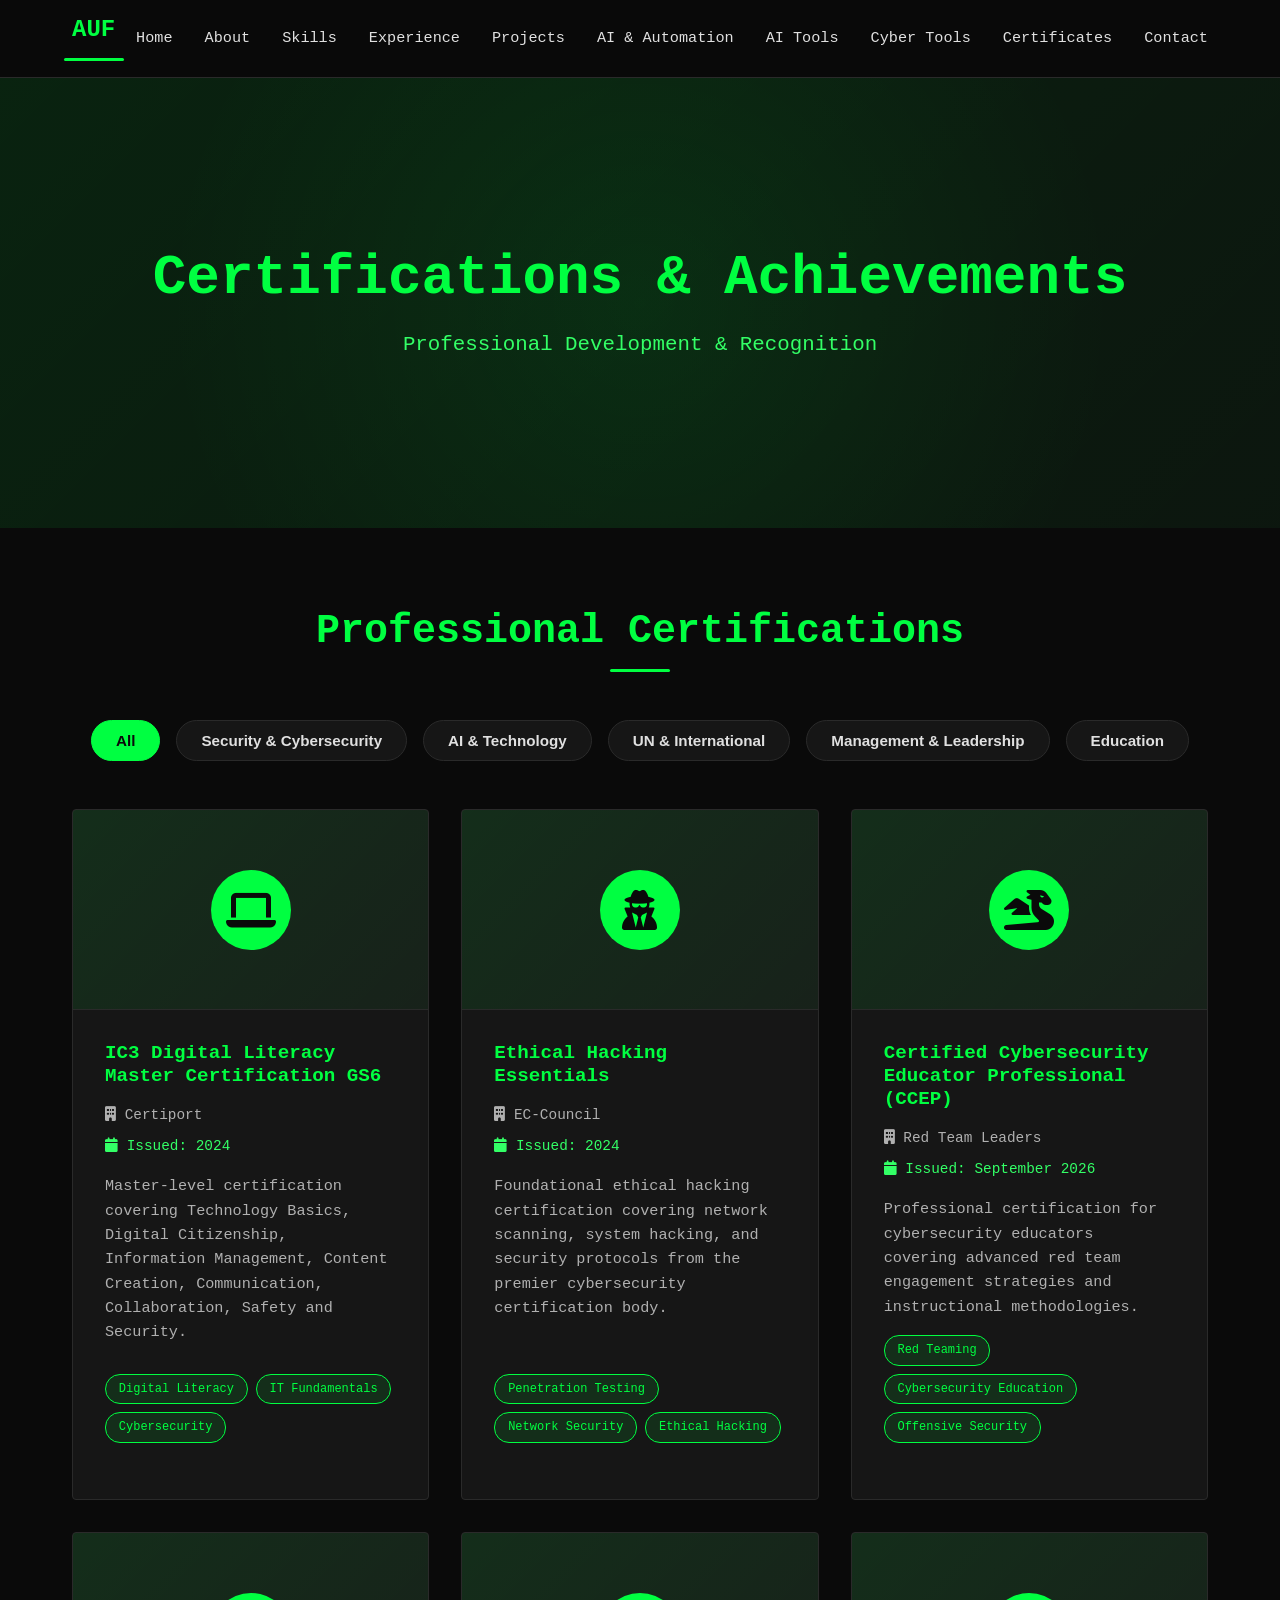
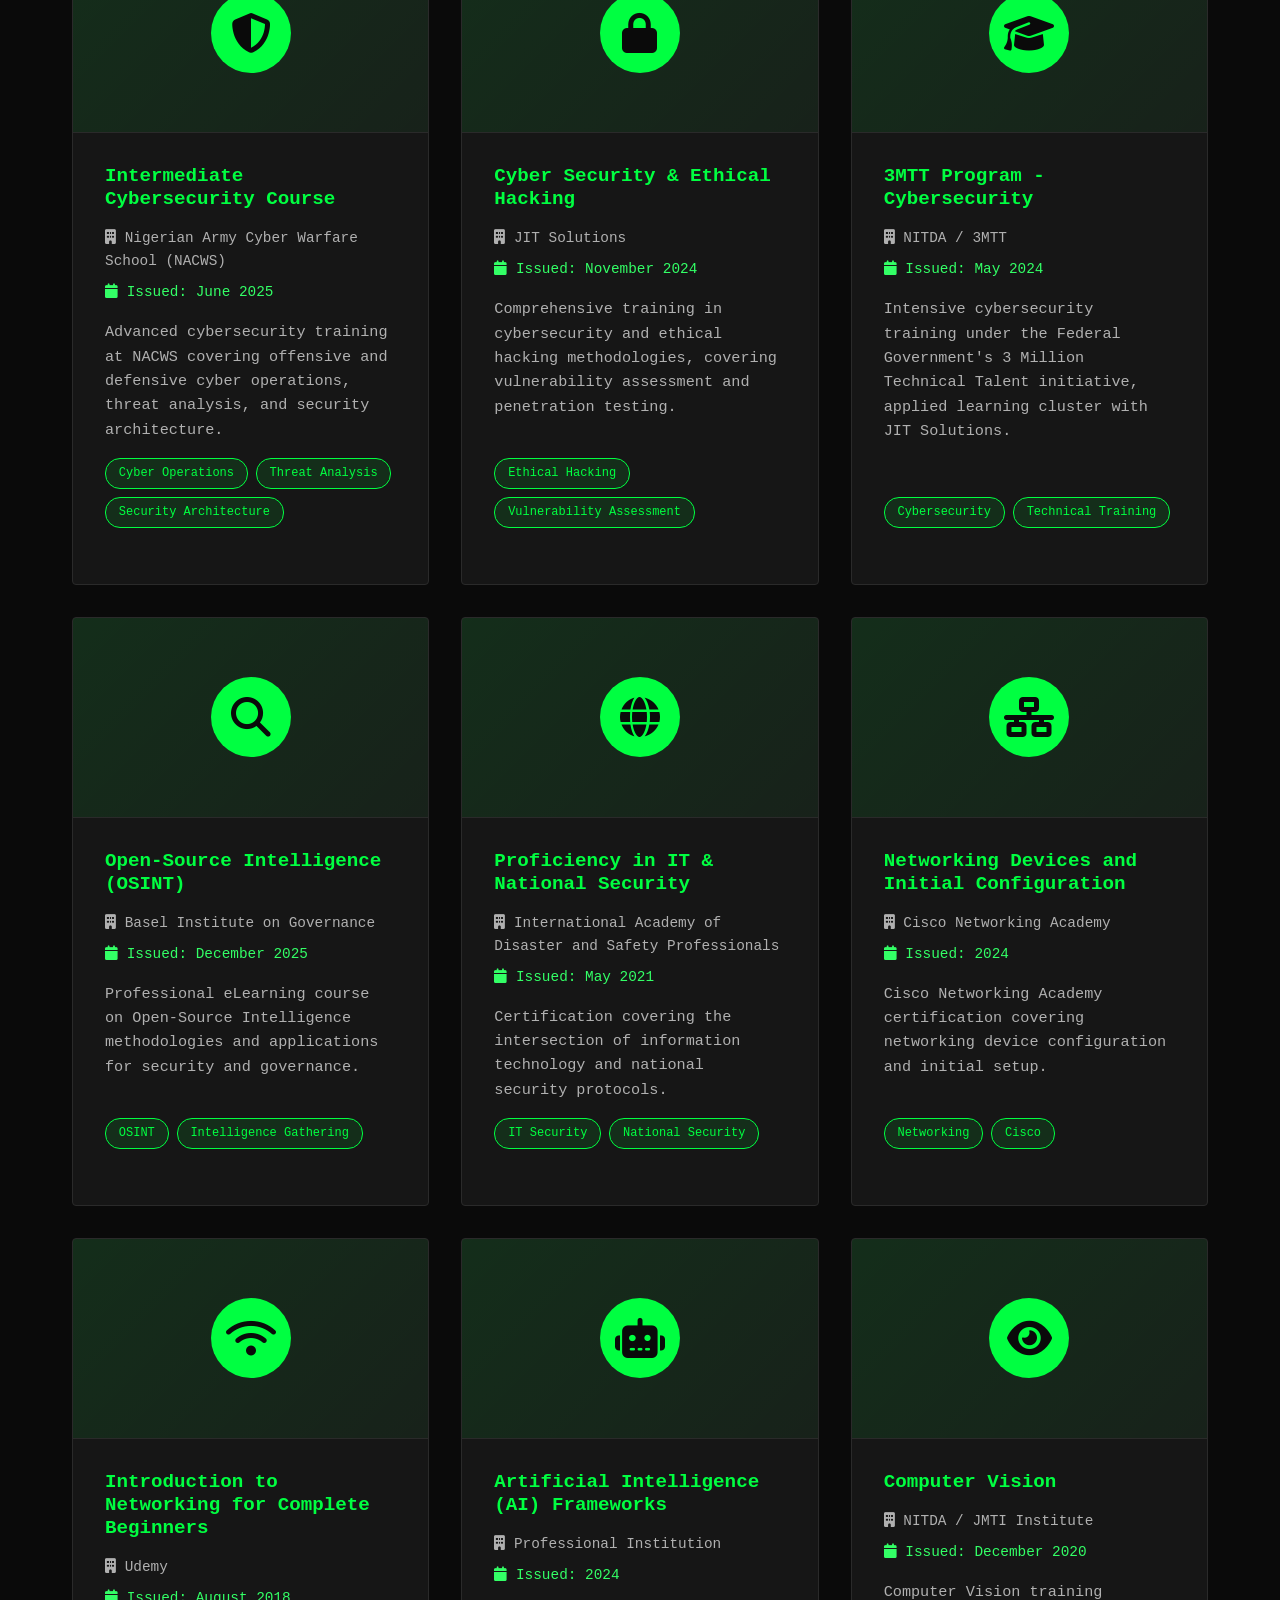
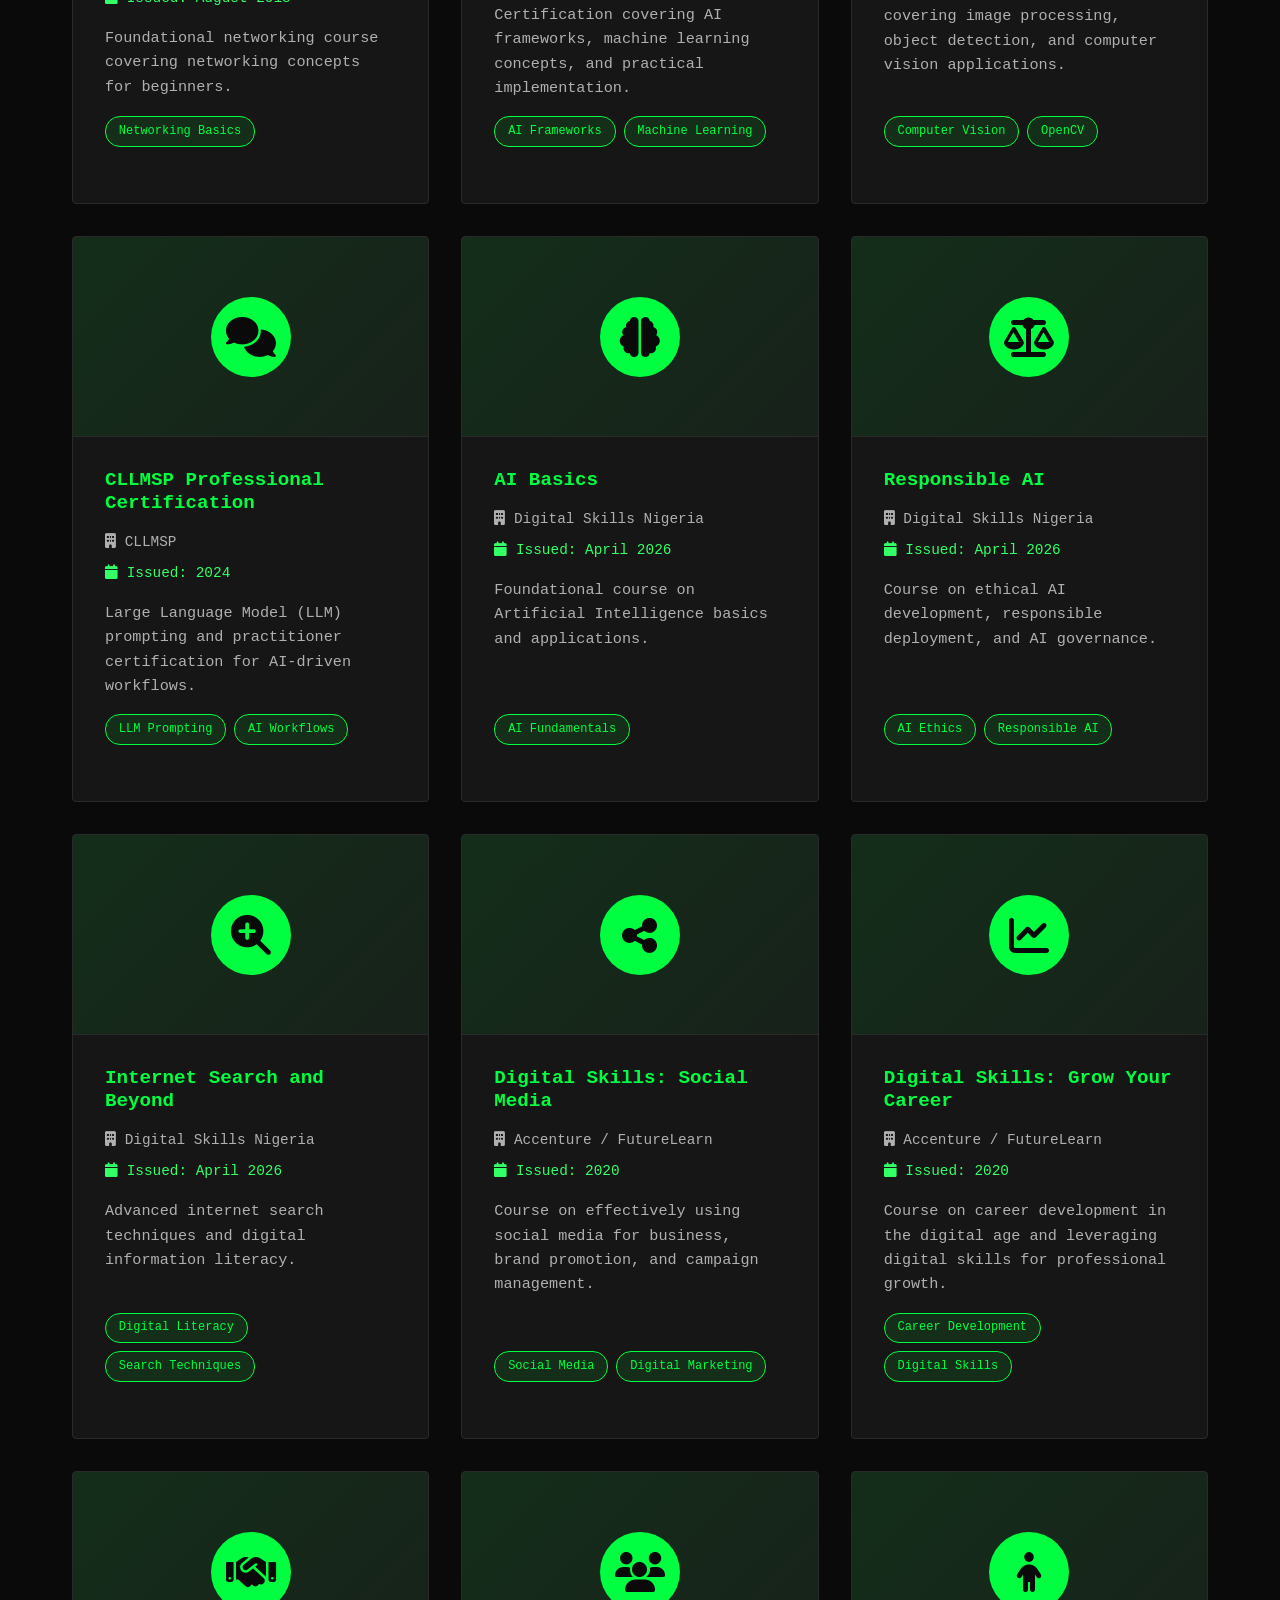
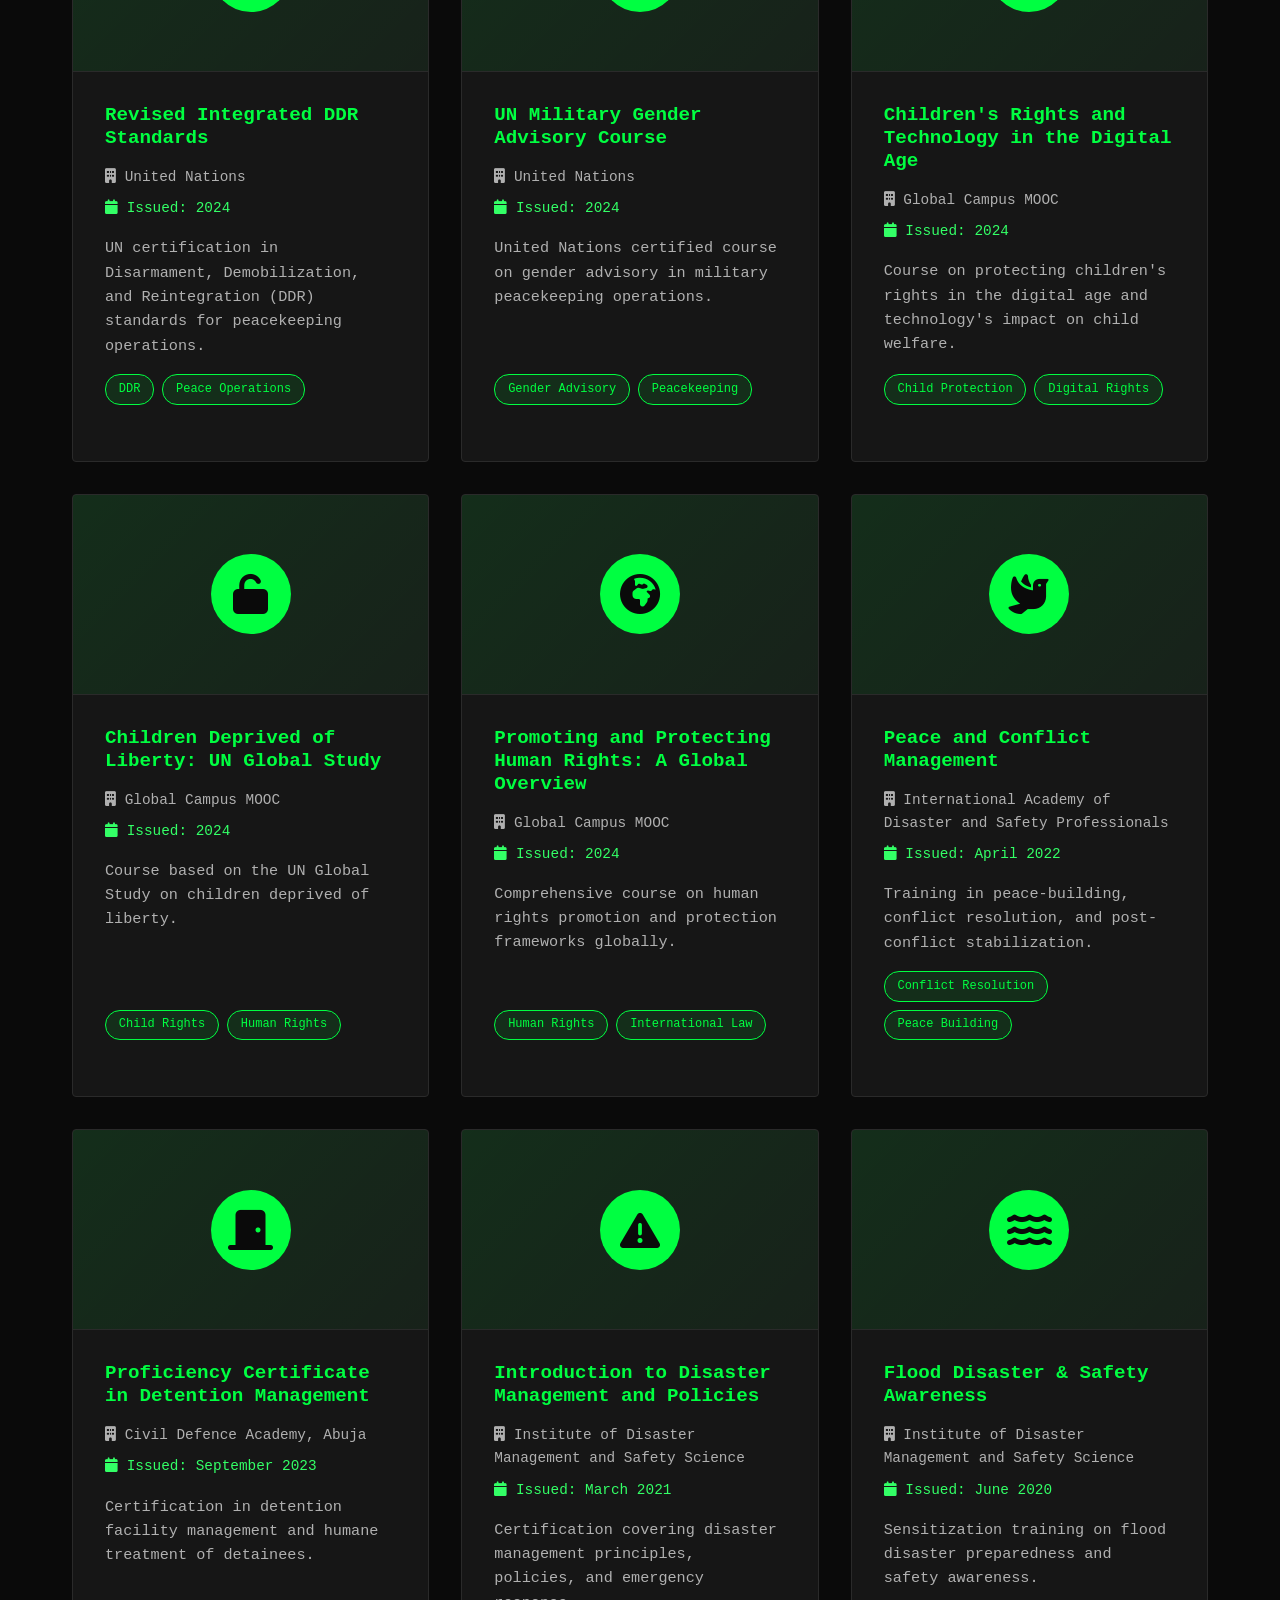
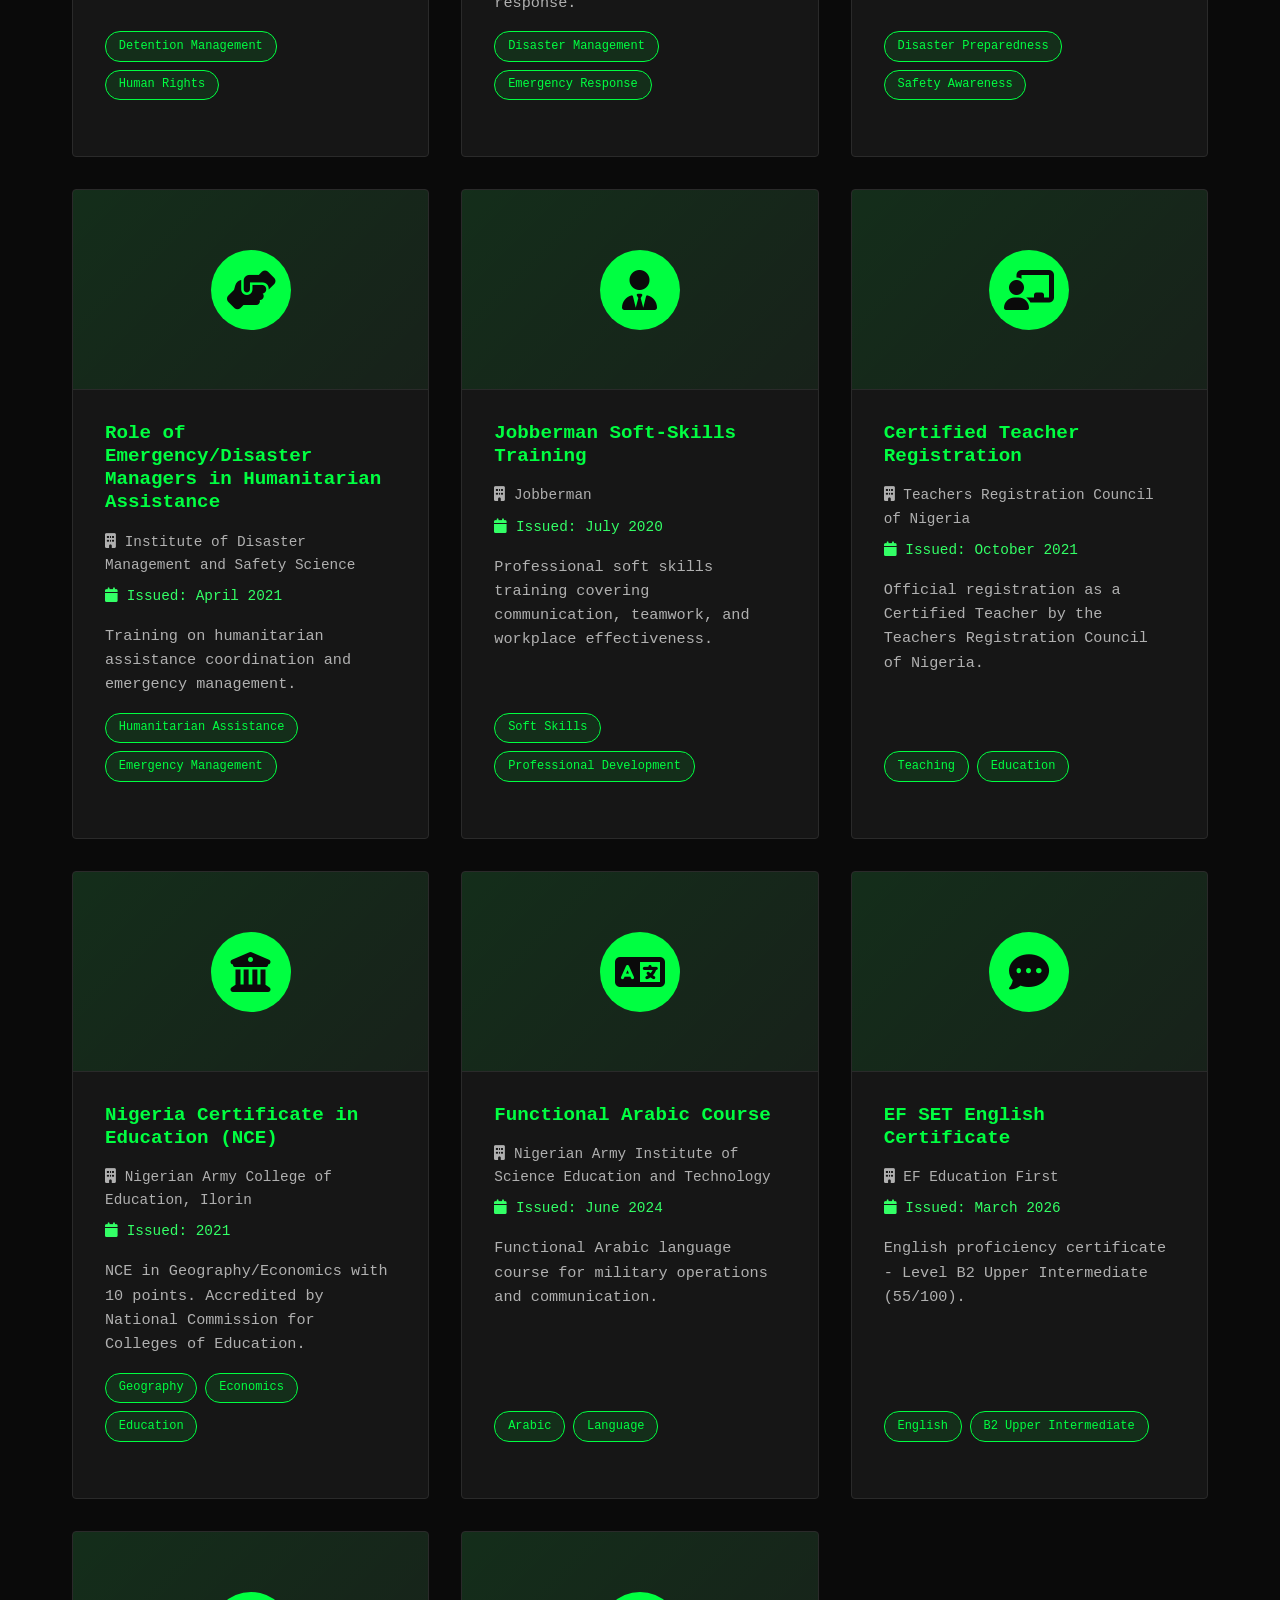
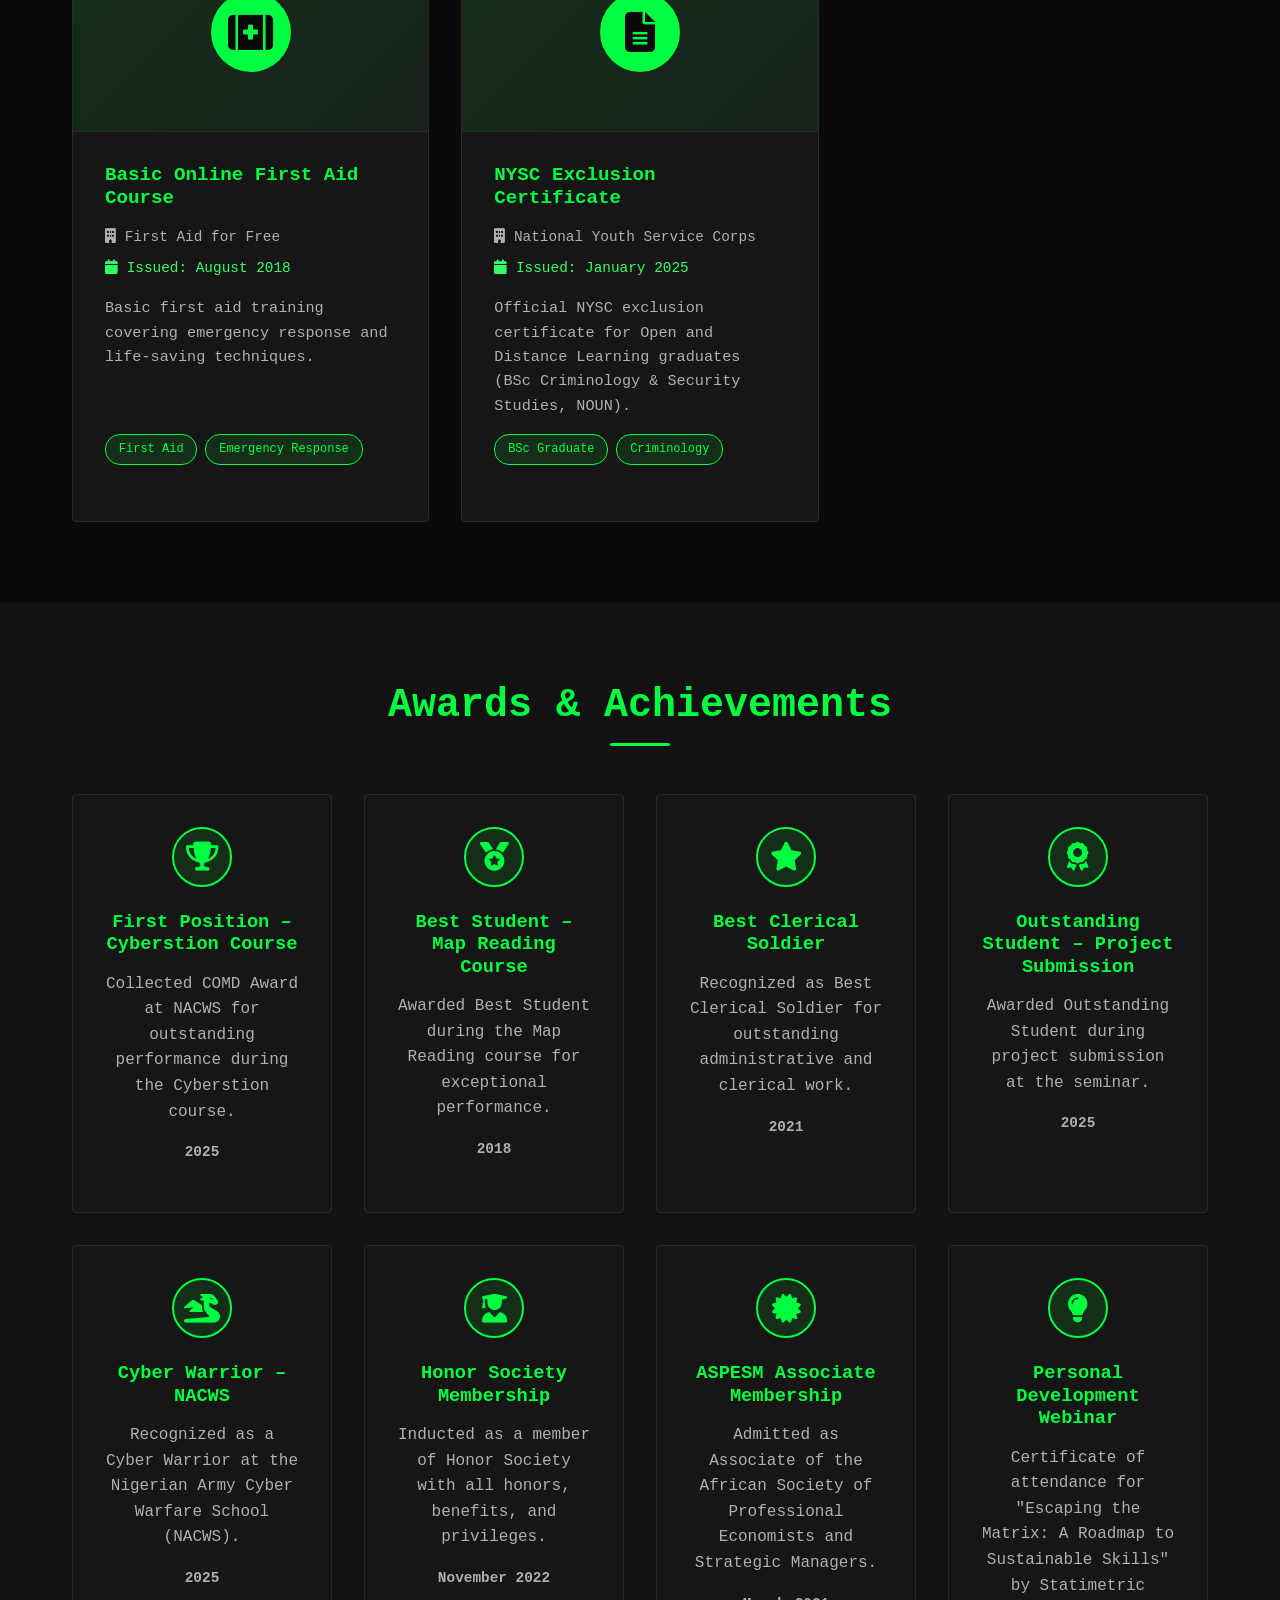
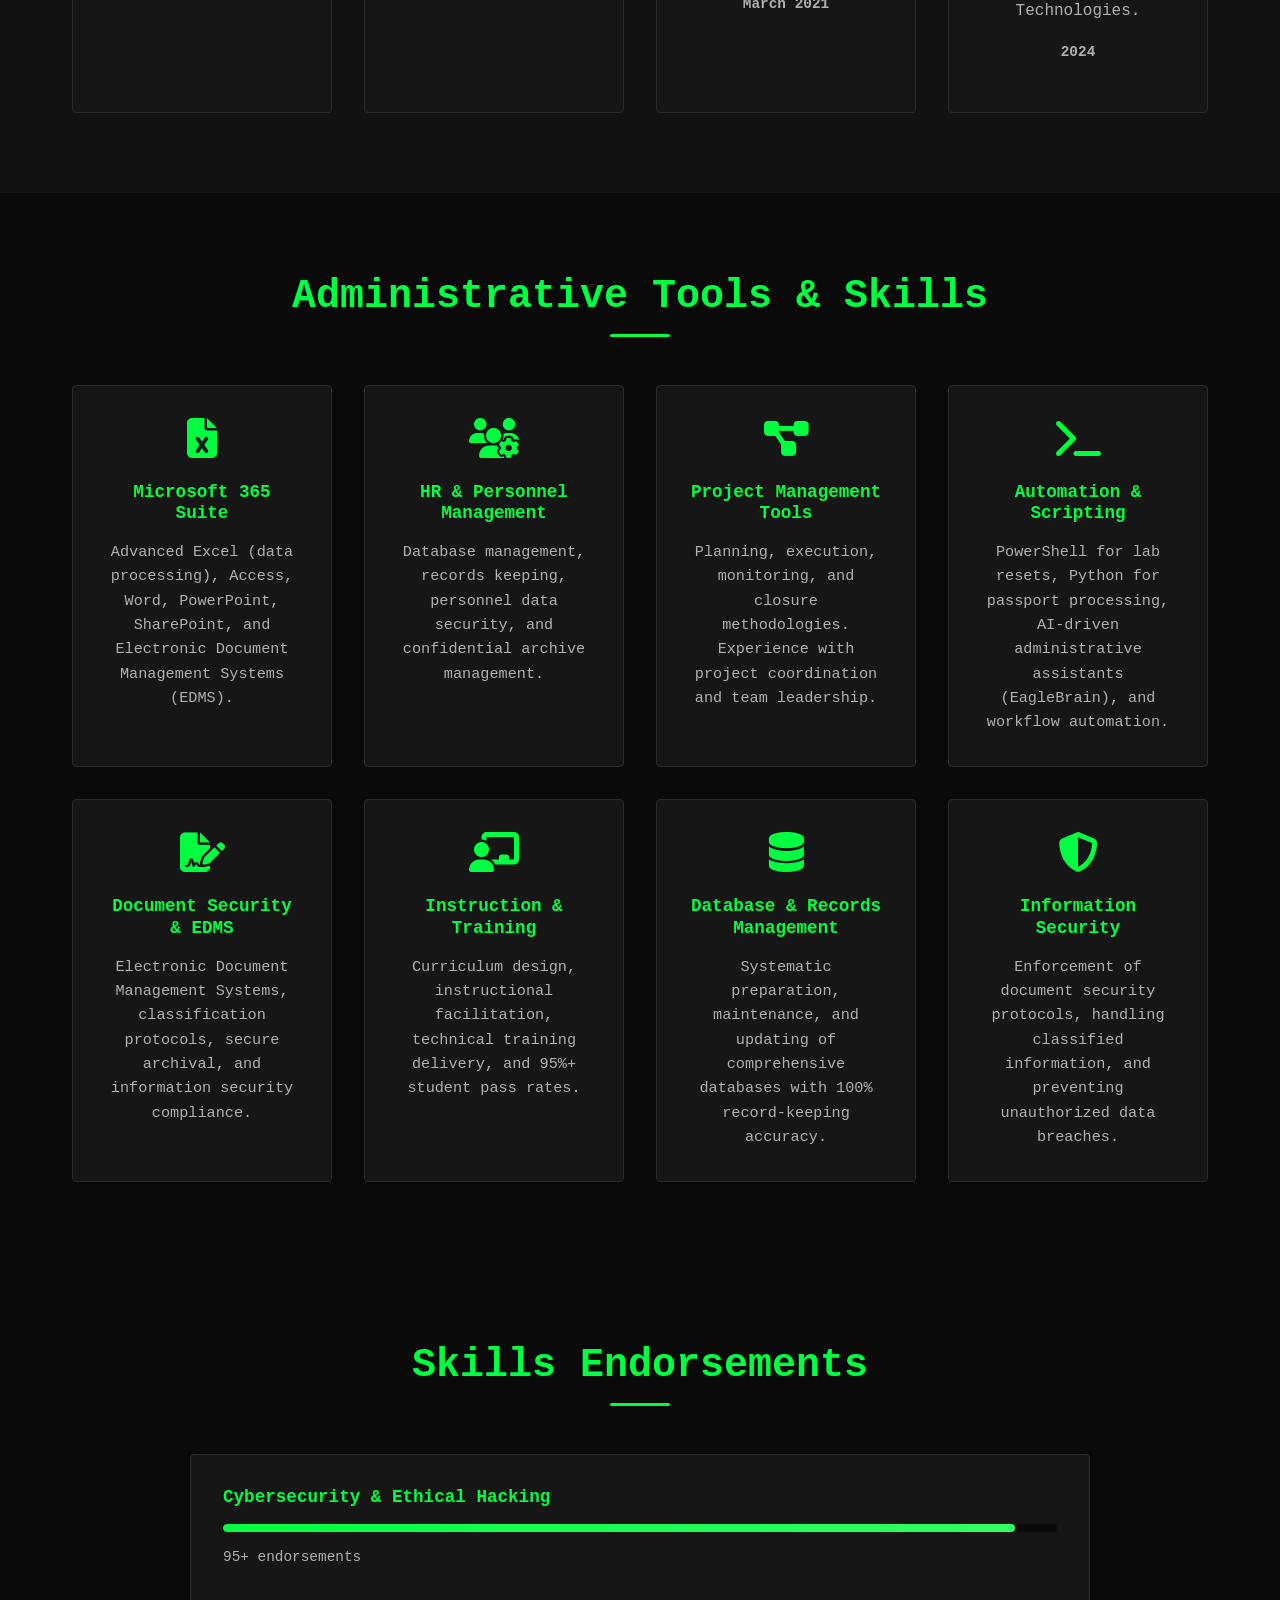
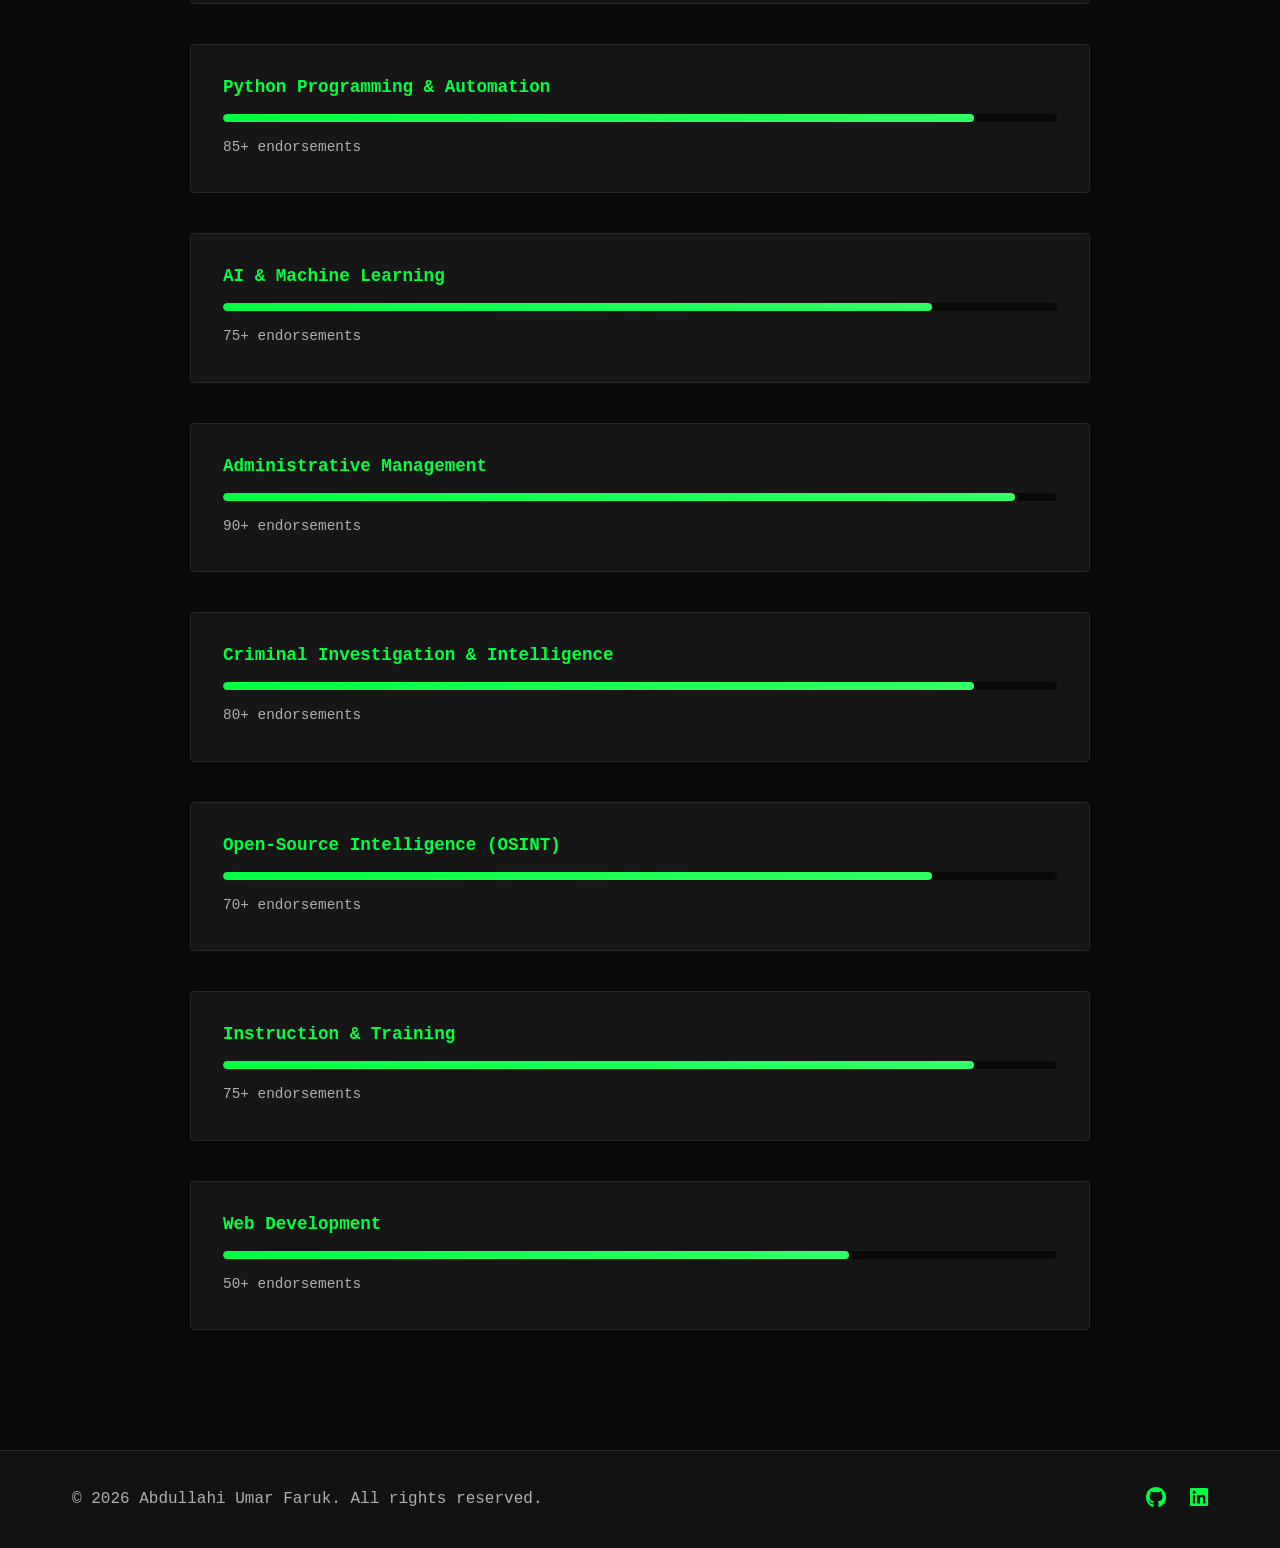
<file: certificates.html>
<!DOCTYPE html>
<html lang="en">
<head>
    <meta charset="UTF-8">
    <meta name="viewport" content="width=device-width, initial-scale=1.0">
    <title>Certificates & Achievements | Abdullahi Umar Faruk</title>
    <link rel="stylesheet" href="style.css">
    <link rel="stylesheet" href="https://cdnjs.cloudflare.com/ajax/libs/font-awesome/6.4.0/css/all.min.css">
</head>
<body>
    <!-- Navigation -->
    <nav class="navbar">
        <div class="container">
            <div class="nav-brand">
                <h2>AUF</h2>
            </div>
            <ul class="nav-menu">
                <li><a href="index.html#home" class="nav-link">Home</a></li>
                <li><a href="index.html#about" class="nav-link">About</a></li>
                <li><a href="index.html#skills" class="nav-link">Skills</a></li>
                <li><a href="index.html#experience" class="nav-link">Experience</a></li>
                <li><a href="index.html#projects" class="nav-link">Projects</a></li>
                <li><a href="index.html#ai-automation" class="nav-link">AI & Automation</a></li>
                <li><a href="index.html#ai-tools" class="nav-link">AI Tools</a></li>
                <li><a href="index.html#cyber-tools" class="nav-link">Cyber Tools</a></li>
                <li><a href="certificates.html" class="nav-link">Certificates</a></li>
                <li><a href="index.html#contact" class="nav-link">Contact</a></li>
            </ul>
        </div>
    </nav>

    <!-- Hero Section -->
    <section id="certifications" class="cert-hero">
        <div class="container">
            <div class="cert-hero-content">
                <h1 class="cert-hero-title">Certifications & Achievements</h1>
                <p class="cert-hero-subtitle">Professional Development & Recognition</p>
            </div>
        </div>
    </section>

    <!-- Certifications Section -->
    <section class="certifications">
        <div class="container">
            <h2>Professional Certifications</h2>
            <div class="cert-filter">
                <button class="cert-filter-btn active" data-cert-filter="all">All</button>
                <button class="cert-filter-btn" data-cert-filter="security">Security & Cybersecurity</button>
                <button class="cert-filter-btn" data-cert-filter="ai">AI & Technology</button>
                <button class="cert-filter-btn" data-cert-filter="un">UN & International</button>
                <button class="cert-filter-btn" data-cert-filter="management">Management & Leadership</button>
                <button class="cert-filter-btn" data-cert-filter="education">Education</button>
            </div>

            <div class="certs-grid">
                <!-- ==================== SECURITY & CYBERSECURITY ==================== -->
                <div class="cert-card" data-cert-category="security">
                    <div class="cert-image-container">
                        <div class="cert-image-placeholder">
                            <i class="fas fa-laptop"></i>
                        </div>
                    </div>
                    <div class="cert-content">
                        <h3>IC3 Digital Literacy Master Certification GS6</h3>
                        <p class="cert-issuer"><i class="fas fa-building"></i> Certiport</p>
                        <p class="cert-date"><i class="fas fa-calendar"></i> Issued: 2024</p>
                        <p class="cert-description">
                            Master-level certification covering Technology Basics, Digital Citizenship, Information Management, Content Creation, Communication, Collaboration, Safety and Security.
                        </p>
                        <div class="cert-skills">
                            <span class="skill-tag">Digital Literacy</span>
                            <span class="skill-tag">IT Fundamentals</span>
                            <span class="skill-tag">Cybersecurity</span>
                        </div>
                    </div>
                </div>

                <div class="cert-card" data-cert-category="security">
                    <div class="cert-image-container">
                        <div class="cert-image-placeholder">
                            <i class="fas fa-user-secret"></i>
                        </div>
                    </div>
                    <div class="cert-content">
                        <h3>Ethical Hacking Essentials</h3>
                        <p class="cert-issuer"><i class="fas fa-building"></i> EC-Council</p>
                        <p class="cert-date"><i class="fas fa-calendar"></i> Issued: 2024</p>
                        <p class="cert-description">
                            Foundational ethical hacking certification covering network scanning, system hacking, and security protocols from the premier cybersecurity certification body.
                        </p>
                        <div class="cert-skills">
                            <span class="skill-tag">Penetration Testing</span>
                            <span class="skill-tag">Network Security</span>
                            <span class="skill-tag">Ethical Hacking</span>
                        </div>
                    </div>
                </div>

                <div class="cert-card" data-cert-category="security">
                    <div class="cert-image-container">
                        <div class="cert-image-placeholder">
                            <i class="fas fa-dragon"></i>
                        </div>
                    </div>
                    <div class="cert-content">
                        <h3>Certified Cybersecurity Educator Professional (CCEP)</h3>
                        <p class="cert-issuer"><i class="fas fa-building"></i> Red Team Leaders</p>
                        <p class="cert-date"><i class="fas fa-calendar"></i> Issued: September 2026</p>
                        <p class="cert-description">
                            Professional certification for cybersecurity educators covering advanced red team engagement strategies and instructional methodologies.
                        </p>
                        <div class="cert-skills">
                            <span class="skill-tag">Red Teaming</span>
                            <span class="skill-tag">Cybersecurity Education</span>
                            <span class="skill-tag">Offensive Security</span>
                        </div>
                    </div>
                </div>

                <div class="cert-card" data-cert-category="security">
                    <div class="cert-image-container">
                        <div class="cert-image-placeholder">
                            <i class="fas fa-shield-alt"></i>
                        </div>
                    </div>
                    <div class="cert-content">
                        <h3>Intermediate Cybersecurity Course</h3>
                        <p class="cert-issuer"><i class="fas fa-building"></i> Nigerian Army Cyber Warfare School (NACWS)</p>
                        <p class="cert-date"><i class="fas fa-calendar"></i> Issued: June 2025</p>
                        <p class="cert-description">
                            Advanced cybersecurity training at NACWS covering offensive and defensive cyber operations, threat analysis, and security architecture.
                        </p>
                        <div class="cert-skills">
                            <span class="skill-tag">Cyber Operations</span>
                            <span class="skill-tag">Threat Analysis</span>
                            <span class="skill-tag">Security Architecture</span>
                        </div>
                    </div>
                </div>

                <div class="cert-card" data-cert-category="security">
                    <div class="cert-image-container">
                        <div class="cert-image-placeholder">
                            <i class="fas fa-lock"></i>
                        </div>
                    </div>
                    <div class="cert-content">
                        <h3>Cyber Security & Ethical Hacking</h3>
                        <p class="cert-issuer"><i class="fas fa-building"></i> JIT Solutions</p>
                        <p class="cert-date"><i class="fas fa-calendar"></i> Issued: November 2024</p>
                        <p class="cert-description">
                            Comprehensive training in cybersecurity and ethical hacking methodologies, covering vulnerability assessment and penetration testing.
                        </p>
                        <div class="cert-skills">
                            <span class="skill-tag">Ethical Hacking</span>
                            <span class="skill-tag">Vulnerability Assessment</span>
                        </div>
                    </div>
                </div>

                <div class="cert-card" data-cert-category="security">
                    <div class="cert-image-container">
                        <div class="cert-image-placeholder">
                            <i class="fas fa-graduation-cap"></i>
                        </div>
                    </div>
                    <div class="cert-content">
                        <h3>3MTT Program - Cybersecurity</h3>
                        <p class="cert-issuer"><i class="fas fa-building"></i> NITDA / 3MTT</p>
                        <p class="cert-date"><i class="fas fa-calendar"></i> Issued: May 2024</p>
                        <p class="cert-description">
                            Intensive cybersecurity training under the Federal Government's 3 Million Technical Talent initiative, applied learning cluster with JIT Solutions.
                        </p>
                        <div class="cert-skills">
                            <span class="skill-tag">Cybersecurity</span>
                            <span class="skill-tag">Technical Training</span>
                        </div>
                    </div>
                </div>

                <div class="cert-card" data-cert-category="security">
                    <div class="cert-image-container">
                        <div class="cert-image-placeholder">
                            <i class="fas fa-search"></i>
                        </div>
                    </div>
                    <div class="cert-content">
                        <h3>Open-Source Intelligence (OSINT)</h3>
                        <p class="cert-issuer"><i class="fas fa-building"></i> Basel Institute on Governance</p>
                        <p class="cert-date"><i class="fas fa-calendar"></i> Issued: December 2025</p>
                        <p class="cert-description">
                            Professional eLearning course on Open-Source Intelligence methodologies and applications for security and governance.
                        </p>
                        <div class="cert-skills">
                            <span class="skill-tag">OSINT</span>
                            <span class="skill-tag">Intelligence Gathering</span>
                        </div>
                    </div>
                </div>

                <div class="cert-card" data-cert-category="security">
                    <div class="cert-image-container">
                        <div class="cert-image-placeholder">
                            <i class="fas fa-globe"></i>
                        </div>
                    </div>
                    <div class="cert-content">
                        <h3>Proficiency in IT & National Security</h3>
                        <p class="cert-issuer"><i class="fas fa-building"></i> International Academy of Disaster and Safety Professionals</p>
                        <p class="cert-date"><i class="fas fa-calendar"></i> Issued: May 2021</p>
                        <p class="cert-description">
                            Certification covering the intersection of information technology and national security protocols.
                        </p>
                        <div class="cert-skills">
                            <span class="skill-tag">IT Security</span>
                            <span class="skill-tag">National Security</span>
                        </div>
                    </div>
                </div>

                <div class="cert-card" data-cert-category="security">
                    <div class="cert-image-container">
                        <div class="cert-image-placeholder">
                            <i class="fas fa-network-wired"></i>
                        </div>
                    </div>
                    <div class="cert-content">
                        <h3>Networking Devices and Initial Configuration</h3>
                        <p class="cert-issuer"><i class="fas fa-building"></i> Cisco Networking Academy</p>
                        <p class="cert-date"><i class="fas fa-calendar"></i> Issued: 2024</p>
                        <p class="cert-description">
                            Cisco Networking Academy certification covering networking device configuration and initial setup.
                        </p>
                        <div class="cert-skills">
                            <span class="skill-tag">Networking</span>
                            <span class="skill-tag">Cisco</span>
                        </div>
                    </div>
                </div>

                <div class="cert-card" data-cert-category="security">
                    <div class="cert-image-container">
                        <div class="cert-image-placeholder">
                            <i class="fas fa-wifi"></i>
                        </div>
                    </div>
                    <div class="cert-content">
                        <h3>Introduction to Networking for Complete Beginners</h3>
                        <p class="cert-issuer"><i class="fas fa-building"></i> Udemy</p>
                        <p class="cert-date"><i class="fas fa-calendar"></i> Issued: August 2018</p>
                        <p class="cert-description">
                            Foundational networking course covering networking concepts for beginners.
                        </p>
                        <div class="cert-skills">
                            <span class="skill-tag">Networking Basics</span>
                        </div>
                    </div>
                </div>

                <!-- ==================== AI & TECHNOLOGY ==================== -->
                <div class="cert-card" data-cert-category="ai">
                    <div class="cert-image-container">
                        <div class="cert-image-placeholder">
                            <i class="fas fa-robot"></i>
                        </div>
                    </div>
                    <div class="cert-content">
                        <h3>Artificial Intelligence (AI) Frameworks</h3>
                        <p class="cert-issuer"><i class="fas fa-building"></i> Professional Institution</p>
                        <p class="cert-date"><i class="fas fa-calendar"></i> Issued: 2024</p>
                        <p class="cert-description">
                            Certification covering AI frameworks, machine learning concepts, and practical implementation.
                        </p>
                        <div class="cert-skills">
                            <span class="skill-tag">AI Frameworks</span>
                            <span class="skill-tag">Machine Learning</span>
                        </div>
                    </div>
                </div>

                <div class="cert-card" data-cert-category="ai">
                    <div class="cert-image-container">
                        <div class="cert-image-placeholder">
                            <i class="fas fa-eye"></i>
                        </div>
                    </div>
                    <div class="cert-content">
                        <h3>Computer Vision</h3>
                        <p class="cert-issuer"><i class="fas fa-building"></i> NITDA / JMTI Institute</p>
                        <p class="cert-date"><i class="fas fa-calendar"></i> Issued: December 2020</p>
                        <p class="cert-description">
                            Computer Vision training covering image processing, object detection, and computer vision applications.
                        </p>
                        <div class="cert-skills">
                            <span class="skill-tag">Computer Vision</span>
                            <span class="skill-tag">OpenCV</span>
                        </div>
                    </div>
                </div>

                <div class="cert-card" data-cert-category="ai">
                    <div class="cert-image-container">
                        <div class="cert-image-placeholder">
                            <i class="fas fa-comments"></i>
                        </div>
                    </div>
                    <div class="cert-content">
                        <h3>CLLMSP Professional Certification</h3>
                        <p class="cert-issuer"><i class="fas fa-building"></i> CLLMSP</p>
                        <p class="cert-date"><i class="fas fa-calendar"></i> Issued: 2024</p>
                        <p class="cert-description">
                            Large Language Model (LLM) prompting and practitioner certification for AI-driven workflows.
                        </p>
                        <div class="cert-skills">
                            <span class="skill-tag">LLM Prompting</span>
                            <span class="skill-tag">AI Workflows</span>
                        </div>
                    </div>
                </div>

                <div class="cert-card" data-cert-category="ai">
                    <div class="cert-image-container">
                        <div class="cert-image-placeholder">
                            <i class="fas fa-brain"></i>
                        </div>
                    </div>
                    <div class="cert-content">
                        <h3>AI Basics</h3>
                        <p class="cert-issuer"><i class="fas fa-building"></i> Digital Skills Nigeria</p>
                        <p class="cert-date"><i class="fas fa-calendar"></i> Issued: April 2026</p>
                        <p class="cert-description">
                            Foundational course on Artificial Intelligence basics and applications.
                        </p>
                        <div class="cert-skills">
                            <span class="skill-tag">AI Fundamentals</span>
                        </div>
                    </div>
                </div>

                <div class="cert-card" data-cert-category="ai">
                    <div class="cert-image-container">
                        <div class="cert-image-placeholder">
                            <i class="fas fa-balance-scale"></i>
                        </div>
                    </div>
                    <div class="cert-content">
                        <h3>Responsible AI</h3>
                        <p class="cert-issuer"><i class="fas fa-building"></i> Digital Skills Nigeria</p>
                        <p class="cert-date"><i class="fas fa-calendar"></i> Issued: April 2026</p>
                        <p class="cert-description">
                            Course on ethical AI development, responsible deployment, and AI governance.
                        </p>
                        <div class="cert-skills">
                            <span class="skill-tag">AI Ethics</span>
                            <span class="skill-tag">Responsible AI</span>
                        </div>
                    </div>
                </div>

                <div class="cert-card" data-cert-category="ai">
                    <div class="cert-image-container">
                        <div class="cert-image-placeholder">
                            <i class="fas fa-search-plus"></i>
                        </div>
                    </div>
                    <div class="cert-content">
                        <h3>Internet Search and Beyond</h3>
                        <p class="cert-issuer"><i class="fas fa-building"></i> Digital Skills Nigeria</p>
                        <p class="cert-date"><i class="fas fa-calendar"></i> Issued: April 2026</p>
                        <p class="cert-description">
                            Advanced internet search techniques and digital information literacy.
                        </p>
                        <div class="cert-skills">
                            <span class="skill-tag">Digital Literacy</span>
                            <span class="skill-tag">Search Techniques</span>
                        </div>
                    </div>
                </div>

                <div class="cert-card" data-cert-category="ai">
                    <div class="cert-image-container">
                        <div class="cert-image-placeholder">
                            <i class="fas fa-share-alt"></i>
                        </div>
                    </div>
                    <div class="cert-content">
                        <h3>Digital Skills: Social Media</h3>
                        <p class="cert-issuer"><i class="fas fa-building"></i> Accenture / FutureLearn</p>
                        <p class="cert-date"><i class="fas fa-calendar"></i> Issued: 2020</p>
                        <p class="cert-description">
                            Course on effectively using social media for business, brand promotion, and campaign management.
                        </p>
                        <div class="cert-skills">
                            <span class="skill-tag">Social Media</span>
                            <span class="skill-tag">Digital Marketing</span>
                        </div>
                    </div>
                </div>

                <div class="cert-card" data-cert-category="ai">
                    <div class="cert-image-container">
                        <div class="cert-image-placeholder">
                            <i class="fas fa-chart-line"></i>
                        </div>
                    </div>
                    <div class="cert-content">
                        <h3>Digital Skills: Grow Your Career</h3>
                        <p class="cert-issuer"><i class="fas fa-building"></i> Accenture / FutureLearn</p>
                        <p class="cert-date"><i class="fas fa-calendar"></i> Issued: 2020</p>
                        <p class="cert-description">
                            Course on career development in the digital age and leveraging digital skills for professional growth.
                        </p>
                        <div class="cert-skills">
                            <span class="skill-tag">Career Development</span>
                            <span class="skill-tag">Digital Skills</span>
                        </div>
                    </div>
                </div>

                <!-- ==================== UN & INTERNATIONAL ==================== -->
                <div class="cert-card" data-cert-category="un">
                    <div class="cert-image-container">
                        <div class="cert-image-placeholder">
                            <i class="fas fa-handshake"></i>
                        </div>
                    </div>
                    <div class="cert-content">
                        <h3>Revised Integrated DDR Standards</h3>
                        <p class="cert-issuer"><i class="fas fa-building"></i> United Nations</p>
                        <p class="cert-date"><i class="fas fa-calendar"></i> Issued: 2024</p>
                        <p class="cert-description">
                            UN certification in Disarmament, Demobilization, and Reintegration (DDR) standards for peacekeeping operations.
                        </p>
                        <div class="cert-skills">
                            <span class="skill-tag">DDR</span>
                            <span class="skill-tag">Peace Operations</span>
                        </div>
                    </div>
                </div>

                <div class="cert-card" data-cert-category="un">
                    <div class="cert-image-container">
                        <div class="cert-image-placeholder">
                            <i class="fas fa-users"></i>
                        </div>
                    </div>
                    <div class="cert-content">
                        <h3>UN Military Gender Advisory Course</h3>
                        <p class="cert-issuer"><i class="fas fa-building"></i> United Nations</p>
                        <p class="cert-date"><i class="fas fa-calendar"></i> Issued: 2024</p>
                        <p class="cert-description">
                            United Nations certified course on gender advisory in military peacekeeping operations.
                        </p>
                        <div class="cert-skills">
                            <span class="skill-tag">Gender Advisory</span>
                            <span class="skill-tag">Peacekeeping</span>
                        </div>
                    </div>
                </div>

                <div class="cert-card" data-cert-category="un">
                    <div class="cert-image-container">
                        <div class="cert-image-placeholder">
                            <i class="fas fa-child"></i>
                        </div>
                    </div>
                    <div class="cert-content">
                        <h3>Children's Rights and Technology in the Digital Age</h3>
                        <p class="cert-issuer"><i class="fas fa-building"></i> Global Campus MOOC</p>
                        <p class="cert-date"><i class="fas fa-calendar"></i> Issued: 2024</p>
                        <p class="cert-description">
                            Course on protecting children's rights in the digital age and technology's impact on child welfare.
                        </p>
                        <div class="cert-skills">
                            <span class="skill-tag">Child Protection</span>
                            <span class="skill-tag">Digital Rights</span>
                        </div>
                    </div>
                </div>

                <div class="cert-card" data-cert-category="un">
                    <div class="cert-image-container">
                        <div class="cert-image-placeholder">
                            <i class="fas fa-unlock"></i>
                        </div>
                    </div>
                    <div class="cert-content">
                        <h3>Children Deprived of Liberty: UN Global Study</h3>
                        <p class="cert-issuer"><i class="fas fa-building"></i> Global Campus MOOC</p>
                        <p class="cert-date"><i class="fas fa-calendar"></i> Issued: 2024</p>
                        <p class="cert-description">
                            Course based on the UN Global Study on children deprived of liberty.
                        </p>
                        <div class="cert-skills">
                            <span class="skill-tag">Child Rights</span>
                            <span class="skill-tag">Human Rights</span>
                        </div>
                    </div>
                </div>

                <div class="cert-card" data-cert-category="un">
                    <div class="cert-image-container">
                        <div class="cert-image-placeholder">
                            <i class="fas fa-globe-africa"></i>
                        </div>
                    </div>
                    <div class="cert-content">
                        <h3>Promoting and Protecting Human Rights: A Global Overview</h3>
                        <p class="cert-issuer"><i class="fas fa-building"></i> Global Campus MOOC</p>
                        <p class="cert-date"><i class="fas fa-calendar"></i> Issued: 2024</p>
                        <p class="cert-description">
                            Comprehensive course on human rights promotion and protection frameworks globally.
                        </p>
                        <div class="cert-skills">
                            <span class="skill-tag">Human Rights</span>
                            <span class="skill-tag">International Law</span>
                        </div>
                    </div>
                </div>

                <!-- ==================== MANAGEMENT & LEADERSHIP ==================== -->
                <div class="cert-card" data-cert-category="management">
                    <div class="cert-image-container">
                        <div class="cert-image-placeholder">
                            <i class="fas fa-dove"></i>
                        </div>
                    </div>
                    <div class="cert-content">
                        <h3>Peace and Conflict Management</h3>
                        <p class="cert-issuer"><i class="fas fa-building"></i> International Academy of Disaster and Safety Professionals</p>
                        <p class="cert-date"><i class="fas fa-calendar"></i> Issued: April 2022</p>
                        <p class="cert-description">
                            Training in peace-building, conflict resolution, and post-conflict stabilization.
                        </p>
                        <div class="cert-skills">
                            <span class="skill-tag">Conflict Resolution</span>
                            <span class="skill-tag">Peace Building</span>
                        </div>
                    </div>
                </div>

                <div class="cert-card" data-cert-category="management">
                    <div class="cert-image-container">
                        <div class="cert-image-placeholder">
                            <i class="fas fa-door-closed"></i>
                        </div>
                    </div>
                    <div class="cert-content">
                        <h3>Proficiency Certificate in Detention Management</h3>
                        <p class="cert-issuer"><i class="fas fa-building"></i> Civil Defence Academy, Abuja</p>
                        <p class="cert-date"><i class="fas fa-calendar"></i> Issued: September 2023</p>
                        <p class="cert-description">
                            Certification in detention facility management and humane treatment of detainees.
                        </p>
                        <div class="cert-skills">
                            <span class="skill-tag">Detention Management</span>
                            <span class="skill-tag">Human Rights</span>
                        </div>
                    </div>
                </div>

                <div class="cert-card" data-cert-category="management">
                    <div class="cert-image-container">
                        <div class="cert-image-placeholder">
                            <i class="fas fa-exclamation-triangle"></i>
                        </div>
                    </div>
                    <div class="cert-content">
                        <h3>Introduction to Disaster Management and Policies</h3>
                        <p class="cert-issuer"><i class="fas fa-building"></i> Institute of Disaster Management and Safety Science</p>
                        <p class="cert-date"><i class="fas fa-calendar"></i> Issued: March 2021</p>
                        <p class="cert-description">
                            Certification covering disaster management principles, policies, and emergency response.
                        </p>
                        <div class="cert-skills">
                            <span class="skill-tag">Disaster Management</span>
                            <span class="skill-tag">Emergency Response</span>
                        </div>
                    </div>
                </div>

                <div class="cert-card" data-cert-category="management">
                    <div class="cert-image-container">
                        <div class="cert-image-placeholder">
                            <i class="fas fa-water"></i>
                        </div>
                    </div>
                    <div class="cert-content">
                        <h3>Flood Disaster & Safety Awareness</h3>
                        <p class="cert-issuer"><i class="fas fa-building"></i> Institute of Disaster Management and Safety Science</p>
                        <p class="cert-date"><i class="fas fa-calendar"></i> Issued: June 2020</p>
                        <p class="cert-description">
                            Sensitization training on flood disaster preparedness and safety awareness.
                        </p>
                        <div class="cert-skills">
                            <span class="skill-tag">Disaster Preparedness</span>
                            <span class="skill-tag">Safety Awareness</span>
                        </div>
                    </div>
                </div>

                <div class="cert-card" data-cert-category="management">
                    <div class="cert-image-container">
                        <div class="cert-image-placeholder">
                            <i class="fas fa-hands-helping"></i>
                        </div>
                    </div>
                    <div class="cert-content">
                        <h3>Role of Emergency/Disaster Managers in Humanitarian Assistance</h3>
                        <p class="cert-issuer"><i class="fas fa-building"></i> Institute of Disaster Management and Safety Science</p>
                        <p class="cert-date"><i class="fas fa-calendar"></i> Issued: April 2021</p>
                        <p class="cert-description">
                            Training on humanitarian assistance coordination and emergency management.
                        </p>
                        <div class="cert-skills">
                            <span class="skill-tag">Humanitarian Assistance</span>
                            <span class="skill-tag">Emergency Management</span>
                        </div>
                    </div>
                </div>

                <div class="cert-card" data-cert-category="management">
                    <div class="cert-image-container">
                        <div class="cert-image-placeholder">
                            <i class="fas fa-user-tie"></i>
                        </div>
                    </div>
                    <div class="cert-content">
                        <h3>Jobberman Soft-Skills Training</h3>
                        <p class="cert-issuer"><i class="fas fa-building"></i> Jobberman</p>
                        <p class="cert-date"><i class="fas fa-calendar"></i> Issued: July 2020</p>
                        <p class="cert-description">
                            Professional soft skills training covering communication, teamwork, and workplace effectiveness.
                        </p>
                        <div class="cert-skills">
                            <span class="skill-tag">Soft Skills</span>
                            <span class="skill-tag">Professional Development</span>
                        </div>
                    </div>
                </div>

                <!-- ==================== EDUCATION ==================== -->
                <div class="cert-card" data-cert-category="education">
                    <div class="cert-image-container">
                        <div class="cert-image-placeholder">
                            <i class="fas fa-chalkboard-teacher"></i>
                        </div>
                    </div>
                    <div class="cert-content">
                        <h3>Certified Teacher Registration</h3>
                        <p class="cert-issuer"><i class="fas fa-building"></i> Teachers Registration Council of Nigeria</p>
                        <p class="cert-date"><i class="fas fa-calendar"></i> Issued: October 2021</p>
                        <p class="cert-description">
                            Official registration as a Certified Teacher by the Teachers Registration Council of Nigeria.
                        </p>
                        <div class="cert-skills">
                            <span class="skill-tag">Teaching</span>
                            <span class="skill-tag">Education</span>
                        </div>
                    </div>
                </div>

                <div class="cert-card" data-cert-category="education">
                    <div class="cert-image-container">
                        <div class="cert-image-placeholder">
                            <i class="fas fa-university"></i>
                        </div>
                    </div>
                    <div class="cert-content">
                        <h3>Nigeria Certificate in Education (NCE)</h3>
                        <p class="cert-issuer"><i class="fas fa-building"></i> Nigerian Army College of Education, Ilorin</p>
                        <p class="cert-date"><i class="fas fa-calendar"></i> Issued: 2021</p>
                        <p class="cert-description">
                            NCE in Geography/Economics with 10 points. Accredited by National Commission for Colleges of Education.
                        </p>
                        <div class="cert-skills">
                            <span class="skill-tag">Geography</span>
                            <span class="skill-tag">Economics</span>
                            <span class="skill-tag">Education</span>
                        </div>
                    </div>
                </div>

                <div class="cert-card" data-cert-category="education">
                    <div class="cert-image-container">
                        <div class="cert-image-placeholder">
                            <i class="fas fa-language"></i>
                        </div>
                    </div>
                    <div class="cert-content">
                        <h3>Functional Arabic Course</h3>
                        <p class="cert-issuer"><i class="fas fa-building"></i> Nigerian Army Institute of Science Education and Technology</p>
                        <p class="cert-date"><i class="fas fa-calendar"></i> Issued: June 2024</p>
                        <p class="cert-description">
                            Functional Arabic language course for military operations and communication.
                        </p>
                        <div class="cert-skills">
                            <span class="skill-tag">Arabic</span>
                            <span class="skill-tag">Language</span>
                        </div>
                    </div>
                </div>

                <div class="cert-card" data-cert-category="education">
                    <div class="cert-image-container">
                        <div class="cert-image-placeholder">
                            <i class="fas fa-comment-dots"></i>
                        </div>
                    </div>
                    <div class="cert-content">
                        <h3>EF SET English Certificate</h3>
                        <p class="cert-issuer"><i class="fas fa-building"></i> EF Education First</p>
                        <p class="cert-date"><i class="fas fa-calendar"></i> Issued: March 2026</p>
                        <p class="cert-description">
                            English proficiency certificate - Level B2 Upper Intermediate (55/100).
                        </p>
                        <div class="cert-skills">
                            <span class="skill-tag">English</span>
                            <span class="skill-tag">B2 Upper Intermediate</span>
                        </div>
                    </div>
                </div>

                <div class="cert-card" data-cert-category="education">
                    <div class="cert-image-container">
                        <div class="cert-image-placeholder">
                            <i class="fas fa-first-aid"></i>
                        </div>
                    </div>
                    <div class="cert-content">
                        <h3>Basic Online First Aid Course</h3>
                        <p class="cert-issuer"><i class="fas fa-building"></i> First Aid for Free</p>
                        <p class="cert-date"><i class="fas fa-calendar"></i> Issued: August 2018</p>
                        <p class="cert-description">
                            Basic first aid training covering emergency response and life-saving techniques.
                        </p>
                        <div class="cert-skills">
                            <span class="skill-tag">First Aid</span>
                            <span class="skill-tag">Emergency Response</span>
                        </div>
                    </div>
                </div>

                <div class="cert-card" data-cert-category="education">
                    <div class="cert-image-container">
                        <div class="cert-image-placeholder">
                            <i class="fas fa-file-alt"></i>
                        </div>
                    </div>
                    <div class="cert-content">
                        <h3>NYSC Exclusion Certificate</h3>
                        <p class="cert-issuer"><i class="fas fa-building"></i> National Youth Service Corps</p>
                        <p class="cert-date"><i class="fas fa-calendar"></i> Issued: January 2025</p>
                        <p class="cert-description">
                            Official NYSC exclusion certificate for Open and Distance Learning graduates (BSc Criminology & Security Studies, NOUN).
                        </p>
                        <div class="cert-skills">
                            <span class="skill-tag">BSc Graduate</span>
                            <span class="skill-tag">Criminology</span>
                        </div>
                    </div>
                </div>
            </div>
        </div>
    </section>

    <!-- Awards & Achievements Section -->
    <section class="achievements">
        <div class="container">
            <h2>Awards & Achievements</h2>
            <div class="achievements-grid">
                <div class="achievement-card">
                    <div class="achievement-icon">
                        <i class="fas fa-trophy"></i>
                    </div>
                    <h3>First Position – Cyberstion Course</h3>
                    <p>Collected COMD Award at NACWS for outstanding performance during the Cyberstion course.</p>
                    <p class="achievement-year">2025</p>
                </div>

                <div class="achievement-card">
                    <div class="achievement-icon">
                        <i class="fas fa-medal"></i>
                    </div>
                    <h3>Best Student – Map Reading Course</h3>
                    <p>Awarded Best Student during the Map Reading course for exceptional performance.</p>
                    <p class="achievement-year">2018</p>
                </div>

                <div class="achievement-card">
                    <div class="achievement-icon">
                        <i class="fas fa-star"></i>
                    </div>
                    <h3>Best Clerical Soldier</h3>
                    <p>Recognized as Best Clerical Soldier for outstanding administrative and clerical work.</p>
                    <p class="achievement-year">2021</p>
                </div>

                <div class="achievement-card">
                    <div class="achievement-icon">
                        <i class="fas fa-award"></i>
                    </div>
                    <h3>Outstanding Student – Project Submission</h3>
                    <p>Awarded Outstanding Student during project submission at the seminar.</p>
                    <p class="achievement-year">2025</p>
                </div>

                <div class="achievement-card">
                    <div class="achievement-icon">
                        <i class="fas fa-dragon"></i>
                    </div>
                    <h3>Cyber Warrior – NACWS</h3>
                    <p>Recognized as a Cyber Warrior at the Nigerian Army Cyber Warfare School (NACWS).</p>
                    <p class="achievement-year">2025</p>
                </div>

                <div class="achievement-card">
                    <div class="achievement-icon">
                        <i class="fas fa-user-graduate"></i>
                    </div>
                    <h3>Honor Society Membership</h3>
                    <p>Inducted as a member of Honor Society with all honors, benefits, and privileges.</p>
                    <p class="achievement-year">November 2022</p>
                </div>

                <div class="achievement-card">
                    <div class="achievement-icon">
                        <i class="fas fa-certificate"></i>
                    </div>
                    <h3>ASPESM Associate Membership</h3>
                    <p>Admitted as Associate of the African Society of Professional Economists and Strategic Managers.</p>
                    <p class="achievement-year">March 2021</p>
                </div>

                <div class="achievement-card">
                    <div class="achievement-icon">
                        <i class="fas fa-lightbulb"></i>
                    </div>
                    <h3>Personal Development Webinar</h3>
                    <p>Certificate of attendance for "Escaping the Matrix: A Roadmap to Sustainable Skills" by Statimetric Technologies.</p>
                    <p class="achievement-year">2024</p>
                </div>
            </div>
        </div>
    </section>

    <!-- Administrative Tools & Skills Section -->
    <section class="admin-tools">
        <div class="container">
            <h2>Administrative Tools & Skills</h2>
            <div class="admin-tools-grid">
                <div class="admin-tool-card">
                    <i class="fas fa-file-excel"></i>
                    <h3>Microsoft 365 Suite</h3>
                    <p>Advanced Excel (data processing), Access, Word, PowerPoint, SharePoint, and Electronic Document Management Systems (EDMS).</p>
                </div>
                <div class="admin-tool-card">
                    <i class="fas fa-users-cog"></i>
                    <h3>HR & Personnel Management</h3>
                    <p>Database management, records keeping, personnel data security, and confidential archive management.</p>
                </div>
                <div class="admin-tool-card">
                    <i class="fas fa-project-diagram"></i>
                    <h3>Project Management Tools</h3>
                    <p>Planning, execution, monitoring, and closure methodologies. Experience with project coordination and team leadership.</p>
                </div>
                <div class="admin-tool-card">
                    <i class="fas fa-terminal"></i>
                    <h3>Automation & Scripting</h3>
                    <p>PowerShell for lab resets, Python for passport processing, AI-driven administrative assistants (EagleBrain), and workflow automation.</p>
                </div>
                <div class="admin-tool-card">
                    <i class="fas fa-file-signature"></i>
                    <h3>Document Security & EDMS</h3>
                    <p>Electronic Document Management Systems, classification protocols, secure archival, and information security compliance.</p>
                </div>
                <div class="admin-tool-card">
                    <i class="fas fa-chalkboard-teacher"></i>
                    <h3>Instruction & Training</h3>
                    <p>Curriculum design, instructional facilitation, technical training delivery, and 95%+ student pass rates.</p>
                </div>
                <div class="admin-tool-card">
                    <i class="fas fa-database"></i>
                    <h3>Database & Records Management</h3>
                    <p>Systematic preparation, maintenance, and updating of comprehensive databases with 100% record-keeping accuracy.</p>
                </div>
                <div class="admin-tool-card">
                    <i class="fas fa-shield-alt"></i>
                    <h3>Information Security</h3>
                    <p>Enforcement of document security protocols, handling classified information, and preventing unauthorized data breaches.</p>
                </div>
            </div>
        </div>
    </section>

    <!-- Skills Endorsements Section -->
    <section class="endorsements">
        <div class="container">
            <h2>Skills Endorsements</h2>
            <div class="endorsements-list">
                <div class="endorsement">
                    <div class="endorsement-skill">
                        <h4>Cybersecurity & Ethical Hacking</h4>
                        <div class="endorsement-bar">
                            <div class="endorsement-fill" style="width: 95%"></div>
                        </div>
                        <span class="endorsement-count">95+ endorsements</span>
                    </div>
                </div>
                <div class="endorsement">
                    <div class="endorsement-skill">
                        <h4>Python Programming & Automation</h4>
                        <div class="endorsement-bar">
                            <div class="endorsement-fill" style="width: 90%"></div>
                        </div>
                        <span class="endorsement-count">85+ endorsements</span>
                    </div>
                </div>
                <div class="endorsement">
                    <div class="endorsement-skill">
                        <h4>AI & Machine Learning</h4>
                        <div class="endorsement-bar">
                            <div class="endorsement-fill" style="width: 85%"></div>
                        </div>
                        <span class="endorsement-count">75+ endorsements</span>
                    </div>
                </div>
                <div class="endorsement">
                    <div class="endorsement-skill">
                        <h4>Administrative Management</h4>
                        <div class="endorsement-bar">
                            <div class="endorsement-fill" style="width: 95%"></div>
                        </div>
                        <span class="endorsement-count">90+ endorsements</span>
                    </div>
                </div>
                <div class="endorsement">
                    <div class="endorsement-skill">
                        <h4>Criminal Investigation & Intelligence</h4>
                        <div class="endorsement-bar">
                            <div class="endorsement-fill" style="width: 90%"></div>
                        </div>
                        <span class="endorsement-count">80+ endorsements</span>
                    </div>
                </div>
                <div class="endorsement">
                    <div class="endorsement-skill">
                        <h4>Open-Source Intelligence (OSINT)</h4>
                        <div class="endorsement-bar">
                            <div class="endorsement-fill" style="width: 85%"></div>
                        </div>
                        <span class="endorsement-count">70+ endorsements</span>
                    </div>
                </div>
                <div class="endorsement">
                    <div class="endorsement-skill">
                        <h4>Instruction & Training</h4>
                        <div class="endorsement-bar">
                            <div class="endorsement-fill" style="width: 90%"></div>
                        </div>
                        <span class="endorsement-count">75+ endorsements</span>
                    </div>
                </div>
                <div class="endorsement">
                    <div class="endorsement-skill">
                        <h4>Web Development</h4>
                        <div class="endorsement-bar">
                            <div class="endorsement-fill" style="width: 75%"></div>
                        </div>
                        <span class="endorsement-count">50+ endorsements</span>
                    </div>
                </div>
            </div>
        </div>
    </section>

    <!-- Footer -->
    <footer class="footer">
        <div class="container">
            <p>&copy; 2026 Abdullahi Umar Faruk. All rights reserved.</p>
            <div class="social-links">
                <a href="https://github.com/donfaruk19" target="_blank"><i class="fab fa-github"></i></a>
                <a href="https://ng.linkedin.com/in/abdullahiumarfaruk" target="_blank"><i class="fab fa-linkedin"></i></a>
            </div>
        </div>
    </footer>

    <script src="certificates.js"></script>
</body>
</html>
</file>
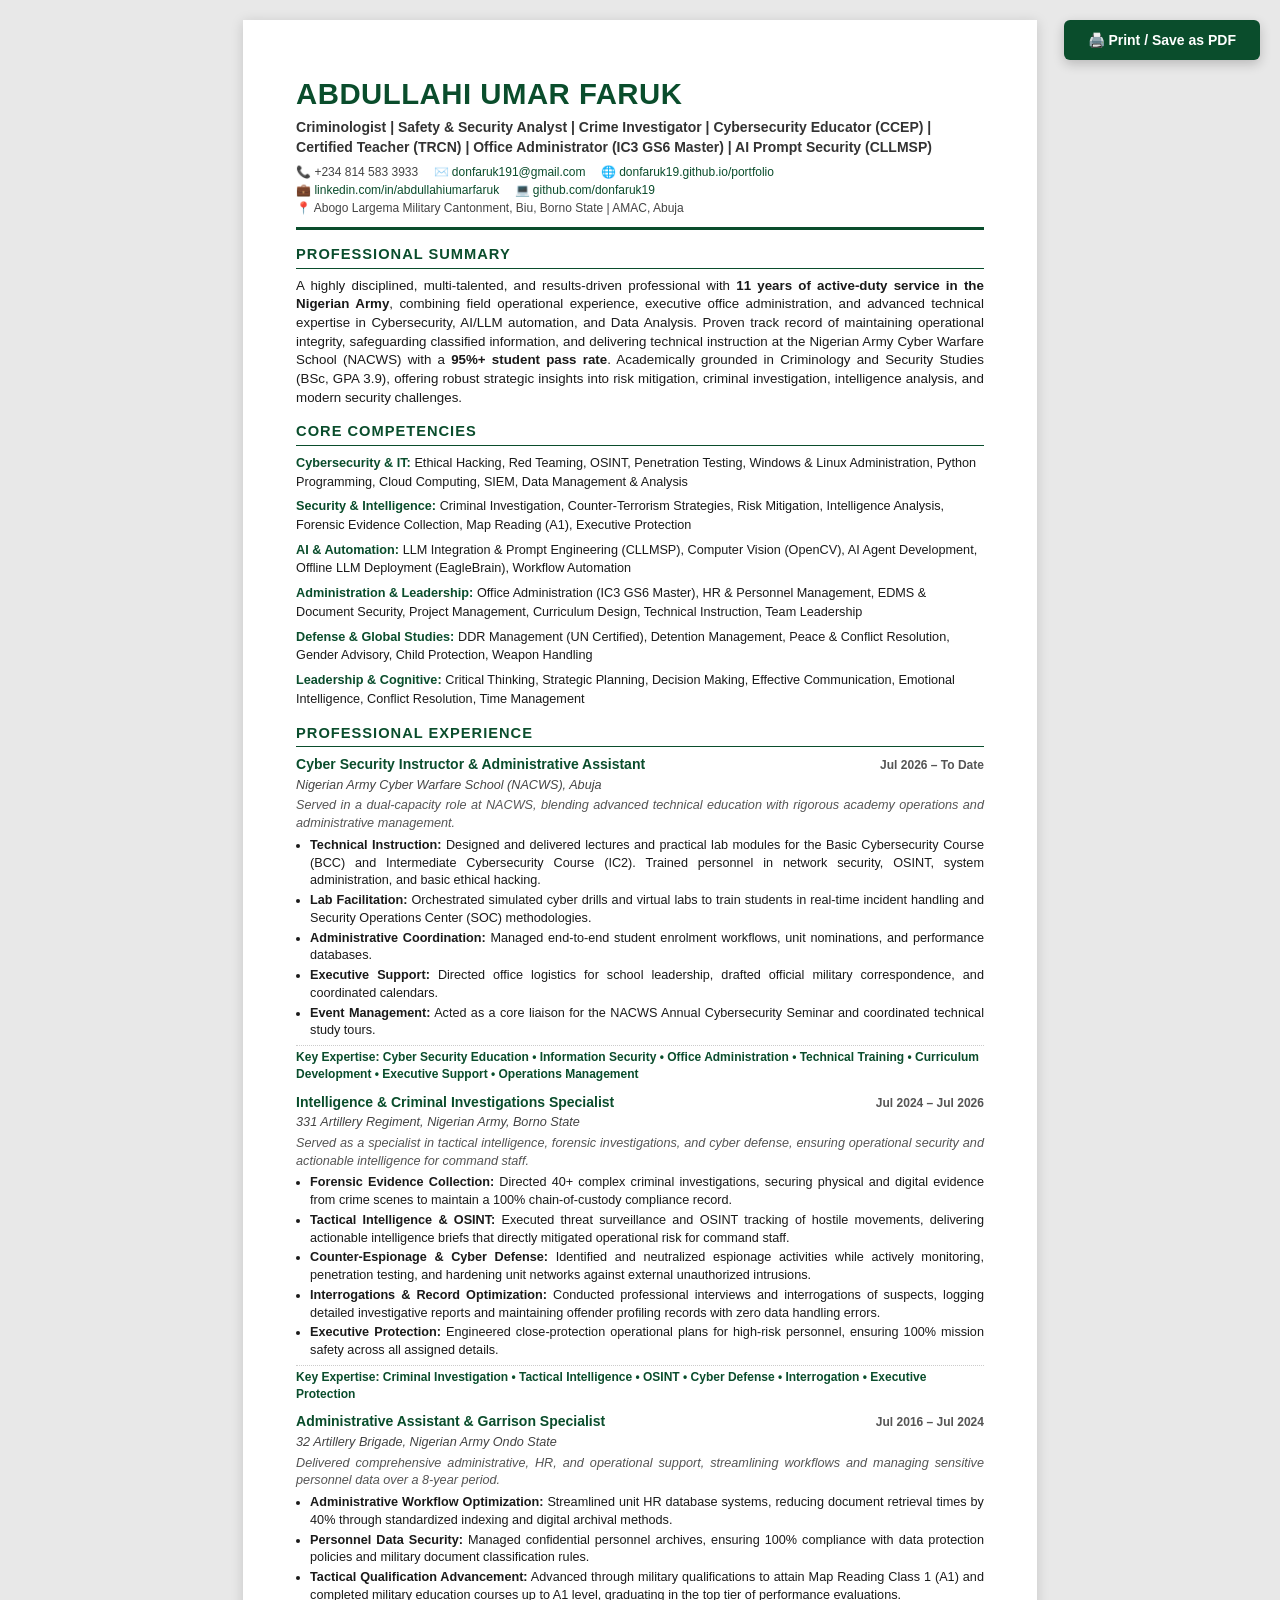
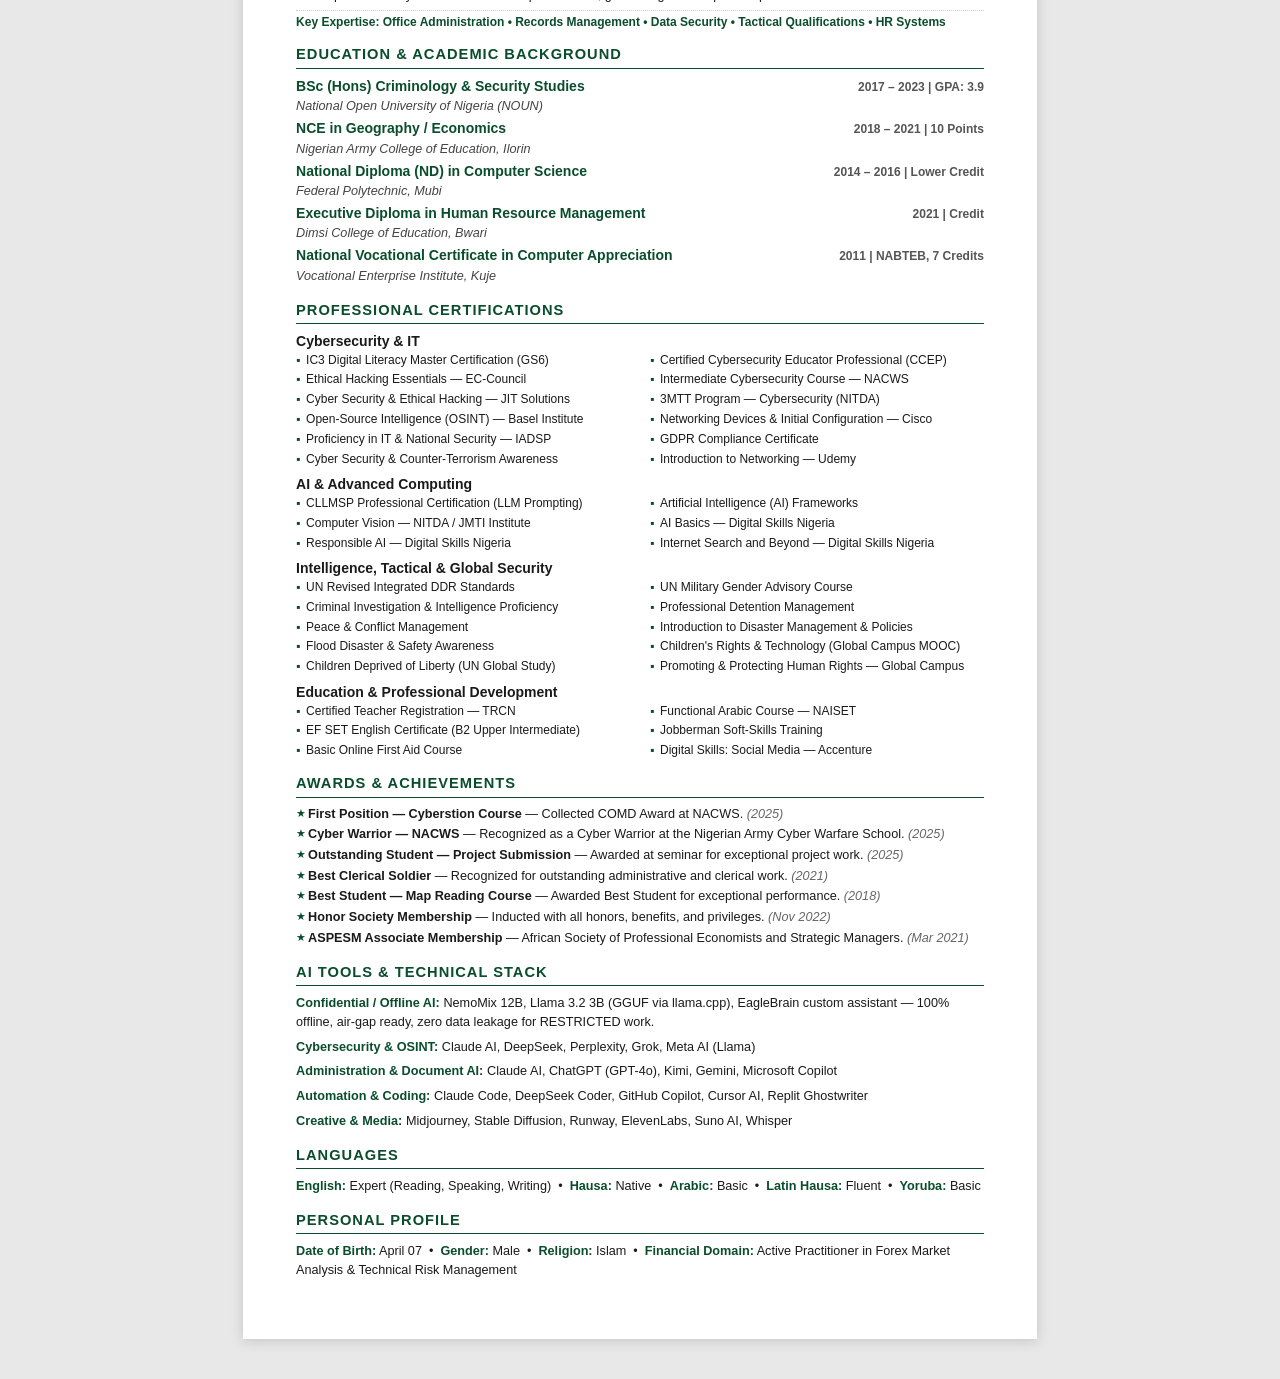
<file: cv.html>
<!DOCTYPE html>
<html lang="en">
<head>
<meta charset="UTF-8">
<meta name="viewport" content="width=device-width, initial-scale=1.0">
<link rel="icon" type="image/png" href="profile.png">
<title>Abdullahi Umar Faruk — Curriculum Vitae</title>
<style>
    /* ============================================ */
    /* PRINT-OPTIMIZED CV — A4, BLACK ON WHITE      */
    /* ============================================ */

    * {
        margin: 0;
        padding: 0;
        box-sizing: border-box;
    }

    @page {
        size: A4;
        margin: 14mm 14mm;
    }

    body {
        font-family: 'Calibri', 'Segoe UI', Arial, sans-serif;
        font-size: 10pt;
        line-height: 1.4;
        color: #1a1a1a;
        background: #e8e8e8;
        padding: 20px 0;
    }

    .page {
        width: 210mm;
        min-height: 297mm;
        margin: 0 auto 20px;
        padding: 14mm;
        background: #ffffff;
        box-shadow: 0 2px 12px rgba(0, 0, 0, 0.15);
    }

    /* ---------- HEADER ---------- */
    header {
        border-bottom: 3px solid #0a4d2c;
        padding-bottom: 10px;
        margin-bottom: 14px;
    }

    h1 {
        font-size: 22pt;
        font-weight: 700;
        color: #0a4d2c;
        letter-spacing: 0.5px;
        text-transform: uppercase;
        margin-bottom: 4px;
    }

    .tagline {
        font-size: 10.5pt;
        font-weight: 600;
        color: #333;
        margin-bottom: 6px;
    }

    .contact-line {
        font-size: 9pt;
        color: #444;
        line-height: 1.5;
    }

    .contact-line span {
        margin-right: 12px;
        white-space: nowrap;
    }

    .contact-line a {
        color: #0a4d2c;
        text-decoration: none;
    }

    /* ---------- SECTION HEADINGS ---------- */
    h2 {
        font-size: 11pt;
        font-weight: 700;
        color: #0a4d2c;
        text-transform: uppercase;
        letter-spacing: 1px;
        border-bottom: 1.5px solid #0a4d2c;
        padding-bottom: 3px;
        margin-top: 14px;
        margin-bottom: 8px;
    }

    h3 {
        font-size: 10.5pt;
        font-weight: 700;
        color: #1a1a1a;
        margin-top: 8px;
    }

    .role-header {
        display: flex;
        justify-content: space-between;
        align-items: baseline;
        margin-bottom: 2px;
    }

    .role-title {
        font-size: 10.5pt;
        font-weight: 700;
        color: #0a4d2c;
    }

    .role-period {
        font-size: 9pt;
        font-weight: 600;
        color: #555;
        white-space: nowrap;
    }

    .role-org {
        font-size: 9.5pt;
        font-style: italic;
        color: #444;
        margin-bottom: 3px;
    }

    /* ---------- BODY TEXT ---------- */
    p {
        margin-bottom: 5px;
        text-align: justify;
    }

    ul {
        margin-left: 14px;
        margin-bottom: 5px;
    }

    li {
        margin-bottom: 2px;
        text-align: justify;
    }

    .summary {
        font-size: 10pt;
        text-align: justify;
        margin-bottom: 8px;
    }

    /* ---------- EXPERIENCE ENTRIES ---------- */
    .job {
        margin-bottom: 10px;
        page-break-inside: avoid;
    }

    .job p {
        font-size: 9.5pt;
    }

    .job ul li {
        font-size: 9.5pt;
    }

    .job-tagline {
        font-style: italic;
        color: #555;
        font-size: 9.5pt;
        margin-bottom: 4px;
    }

    /* ---------- TWO COLUMN SKILLS ---------- */
    .skill-block {
        margin-bottom: 6px;
        page-break-inside: avoid;
    }

    .skill-block strong {
        color: #0a4d2c;
        font-size: 9.5pt;
    }

    .skill-block span {
        font-size: 9.5pt;
    }

    /* ---------- CERT GRID ---------- */
    .cert-grid {
        display: grid;
        grid-template-columns: 1fr 1fr;
        gap: 3px 20px;
        font-size: 9pt;
    }

    .cert-item {
        padding-left: 10px;
        position: relative;
        line-height: 1.4;
    }

    .cert-item::before {
        content: "▪";
        position: absolute;
        left: 0;
        color: #0a4d2c;
        font-weight: bold;
    }

    /* ---------- KEY EXPERTISE LINE ---------- */
    .key-expertise {
        font-size: 9pt;
        color: #0a4d2c;
        font-weight: 600;
        margin-top: 3px;
        padding-top: 3px;
        border-top: 1px dotted #ccc;
    }

    /* ---------- AWARDS ---------- */
    .award {
        margin-bottom: 3px;
        font-size: 9.5pt;
        padding-left: 12px;
        position: relative;
    }

    .award::before {
        content: "★";
        position: absolute;
        left: 0;
        color: #0a4d2c;
        font-size: 8pt;
    }

    .award strong {
        color: #1a1a1a;
    }

    .award-year {
        color: #666;
        font-style: italic;
    }

    /* ---------- PRINT BUTTON (HIDDEN ON PRINT) ---------- */
    .print-btn {
        position: fixed;
        top: 20px;
        right: 20px;
        background: #0a4d2c;
        color: #fff;
        border: none;
        padding: 12px 24px;
        border-radius: 6px;
        font-size: 14px;
        font-weight: 600;
        cursor: pointer;
        box-shadow: 0 4px 12px rgba(0, 0, 0, 0.2);
        z-index: 999;
    }

    .print-btn:hover {
        background: #0d6b3d;
    }

    /* ---------- PRINT STYLES ---------- */
    @media print {
        body {
            background: #fff;
            padding: 0;
            font-size: 9.5pt;
        }

        .page {
            width: 100%;
            min-height: auto;
            margin: 0;
            padding: 0;
            box-shadow: none;
        }

        .print-btn {
            display: none;
        }

        a {
            color: #1a1a1a !important;
            text-decoration: none;
        }

        h2 {
            page-break-after: avoid;
        }

        .job, .cert-item, .award, .skill-block {
            page-break-inside: avoid;
        }
    }

    /* ---------- MOBILE ---------- */
    @media screen and (max-width: 800px) {
        .page {
            width: 100%;
            padding: 20px;
        }
        .cert-grid {
            grid-template-columns: 1fr;
        }
        .role-header {
            flex-direction: column;
            align-items: flex-start;
        }
    }
</style>
</head>
<body>

<button class="print-btn" onclick="window.print()">🖨️ Print / Save as PDF</button>

<div class="page">

    <!-- ================= HEADER ================= -->
    <header>
        <h1>Abdullahi Umar Faruk</h1>
        <div class="tagline">
            Criminologist | Safety &amp; Security Analyst | Crime Investigator | Cybersecurity Educator (CCEP) |
            Certified Teacher (TRCN) | Office Administrator (IC3 GS6 Master) | AI Prompt Security (CLLMSP)
        </div>
        <div class="contact-line">
            <span>📞 +234 814 583 3933</span>
            <span>✉️ <a href="mailto:donfaruk191@gmail.com">donfaruk191@gmail.com</a></span>
            <span>🌐 <a href="https://donfaruk19.github.io/portfolio">donfaruk19.github.io/portfolio</a></span>
            <br>
            <span>💼 <a href="https://ng.linkedin.com/in/abdullahiumarfaruk">linkedin.com/in/abdullahiumarfaruk</a></span>
            <span>💻 <a href="https://github.com/donfaruk19">github.com/donfaruk19</a></span>
            <br>
            <span>📍 Abogo Largema Military Cantonment, Biu, Borno State | AMAC, Abuja</span>
        </div>
    </header>

    <!-- ================= PROFESSIONAL SUMMARY ================= -->
    <h2>Professional Summary</h2>
    <p class="summary">
        A highly disciplined, multi-talented, and results-driven professional with <strong>11 years of active-duty service in the Nigerian Army</strong>, combining field operational experience, executive office administration, and advanced technical expertise in Cybersecurity, AI/LLM automation, and Data Analysis. Proven track record of maintaining operational integrity, safeguarding classified information, and delivering technical instruction at the Nigerian Army Cyber Warfare School (NACWS) with a <strong>95%+ student pass rate</strong>. Academically grounded in Criminology and Security Studies (BSc, GPA 3.9), offering robust strategic insights into risk mitigation, criminal investigation, intelligence analysis, and modern security challenges.
    </p>

    <!-- ================= CORE COMPETENCIES ================= -->
    <h2>Core Competencies</h2>

    <div class="skill-block">
        <strong>Cybersecurity &amp; IT:</strong>
        <span>Ethical Hacking, Red Teaming, OSINT, Penetration Testing, Windows &amp; Linux Administration, Python Programming, Cloud Computing, SIEM, Data Management &amp; Analysis</span>
    </div>

    <div class="skill-block">
        <strong>Security &amp; Intelligence:</strong>
        <span>Criminal Investigation, Counter-Terrorism Strategies, Risk Mitigation, Intelligence Analysis, Forensic Evidence Collection, Map Reading (A1), Executive Protection</span>
    </div>

    <div class="skill-block">
        <strong>AI &amp; Automation:</strong>
        <span>LLM Integration &amp; Prompt Engineering (CLLMSP), Computer Vision (OpenCV), AI Agent Development, Offline LLM Deployment (EagleBrain), Workflow Automation</span>
    </div>

    <div class="skill-block">
        <strong>Administration &amp; Leadership:</strong>
        <span>Office Administration (IC3 GS6 Master), HR &amp; Personnel Management, EDMS &amp; Document Security, Project Management, Curriculum Design, Technical Instruction, Team Leadership</span>
    </div>

    <div class="skill-block">
        <strong>Defense &amp; Global Studies:</strong>
        <span>DDR Management (UN Certified), Detention Management, Peace &amp; Conflict Resolution, Gender Advisory, Child Protection, Weapon Handling</span>
    </div>

    <div class="skill-block">
        <strong>Leadership &amp; Cognitive:</strong>
        <span>Critical Thinking, Strategic Planning, Decision Making, Effective Communication, Emotional Intelligence, Conflict Resolution, Time Management</span>
    </div>

    <!-- ================= PROFESSIONAL EXPERIENCE ================= -->
    <h2>Professional Experience</h2>

    <!-- NACWS -->
    <div class="job">
        <div class="role-header">
            <span class="role-title">Cyber Security Instructor &amp; Administrative Assistant</span>
            <span class="role-period">Jul 2026 – To Date</span>
        </div>
        <div class="role-org">Nigerian Army Cyber Warfare School (NACWS), Abuja</div>
        <p class="job-tagline">Served in a dual-capacity role at NACWS, blending advanced technical education with rigorous academy operations and administrative management.</p>
        <ul>
            <li><strong>Technical Instruction:</strong> Designed and delivered lectures and practical lab modules for the Basic Cybersecurity Course (BCC) and Intermediate Cybersecurity Course (IC2). Trained personnel in network security, OSINT, system administration, and basic ethical hacking.</li>
            <li><strong>Lab Facilitation:</strong> Orchestrated simulated cyber drills and virtual labs to train students in real-time incident handling and Security Operations Center (SOC) methodologies.</li>
            <li><strong>Administrative Coordination:</strong> Managed end-to-end student enrolment workflows, unit nominations, and performance databases.</li>
            <li><strong>Executive Support:</strong> Directed office logistics for school leadership, drafted official military correspondence, and coordinated calendars.</li>
            <li><strong>Event Management:</strong> Acted as a core liaison for the NACWS Annual Cybersecurity Seminar and coordinated technical study tours.</li>
        </ul>
        <div class="key-expertise">Key Expertise: Cyber Security Education • Information Security • Office Administration • Technical Training • Curriculum Development • Executive Support • Operations Management</div>
    </div>

    <!-- 331 Artillery -->
    <div class="job">
        <div class="role-header">
            <span class="role-title">Intelligence &amp; Criminal Investigations Specialist</span>
            <span class="role-period">Jul 2024 – Jul 2026</span>
        </div>
        <div class="role-org">331 Artillery Regiment, Nigerian Army, Borno State</div>
        <p class="job-tagline">Served as a specialist in tactical intelligence, forensic investigations, and cyber defense, ensuring operational security and actionable intelligence for command staff.</p>
        <ul>
            <li><strong>Forensic Evidence Collection:</strong> Directed 40+ complex criminal investigations, securing physical and digital evidence from crime scenes to maintain a 100% chain-of-custody compliance record.</li>
            <li><strong>Tactical Intelligence &amp; OSINT:</strong> Executed threat surveillance and OSINT tracking of hostile movements, delivering actionable intelligence briefs that directly mitigated operational risk for command staff.</li>
            <li><strong>Counter-Espionage &amp; Cyber Defense:</strong> Identified and neutralized espionage activities while actively monitoring, penetration testing, and hardening unit networks against external unauthorized intrusions.</li>
            <li><strong>Interrogations &amp; Record Optimization:</strong> Conducted professional interviews and interrogations of suspects, logging detailed investigative reports and maintaining offender profiling records with zero data handling errors.</li>
            <li><strong>Executive Protection:</strong> Engineered close-protection operational plans for high-risk personnel, ensuring 100% mission safety across all assigned details.</li>
        </ul>
        <div class="key-expertise">Key Expertise: Criminal Investigation • Tactical Intelligence • OSINT • Cyber Defense • Interrogation • Executive Protection</div>
    </div>

    <!-- 32 Artillery Brigade -->
    <div class="job">
        <div class="role-header">
            <span class="role-title">Administrative Assistant &amp; Garrison Specialist</span>
            <span class="role-period">Jul 2016 – Jul 2024</span>
        </div>
        <div class="role-org">32 Artillery Brigade, Nigerian Army Ondo State</div>
        <p class="job-tagline">Delivered comprehensive administrative, HR, and operational support, streamlining workflows and managing sensitive personnel data over a 8-year period.</p>
        <ul>
            <li><strong>Administrative Workflow Optimization:</strong> Streamlined unit HR database systems, reducing document retrieval times by 40% through standardized indexing and digital archival methods.</li>
            <li><strong>Personnel Data Security:</strong> Managed confidential personnel archives, ensuring 100% compliance with data protection policies and military document classification rules.</li>
            <li><strong>Tactical Qualification Advancement:</strong> Advanced through military qualifications to attain Map Reading Class 1 (A1) and completed military education courses up to A1 level, graduating in the top tier of performance evaluations.</li>
        </ul>
        <div class="key-expertise">Key Expertise: Office Administration • Records Management • Data Security • Tactical Qualifications • HR Systems</div>
    </div>

    <!-- ================= EDUCATION ================= -->
    <h2>Education &amp; Academic Background</h2>

    <div class="role-header">
        <span class="role-title">BSc (Hons) Criminology &amp; Security Studies</span>
        <span class="role-period">2017 – 2023 | GPA: 3.9</span>
    </div>
    <div class="role-org">National Open University of Nigeria (NOUN)</div>

    <div class="role-header">
        <span class="role-title">NCE in Geography / Economics</span>
        <span class="role-period">2018 – 2021 | 10 Points</span>
    </div>
    <div class="role-org">Nigerian Army College of Education, Ilorin</div>

    <div class="role-header">
        <span class="role-title">National Diploma (ND) in Computer Science</span>
        <span class="role-period">2014 – 2016 | Lower Credit</span>
    </div>
    <div class="role-org">Federal Polytechnic, Mubi</div>

    <div class="role-header">
        <span class="role-title">Executive Diploma in Human Resource Management</span>
        <span class="role-period">2021 | Credit</span>
    </div>
    <div class="role-org">Dimsi College of Education, Bwari</div>

    <div class="role-header">
        <span class="role-title">National Vocational Certificate in Computer Appreciation</span>
        <span class="role-period">2011 | NABTEB, 7 Credits</span>
    </div>
    <div class="role-org">Vocational Enterprise Institute, Kuje</div>

    <!-- ================= CERTIFICATIONS ================= -->
    <h2>Professional Certifications</h2>

    <h3>Cybersecurity &amp; IT</h3>
    <div class="cert-grid">
        <div class="cert-item">IC3 Digital Literacy Master Certification (GS6)</div>
        <div class="cert-item">Certified Cybersecurity Educator Professional (CCEP)</div>
        <div class="cert-item">Ethical Hacking Essentials — EC-Council</div>
        <div class="cert-item">Intermediate Cybersecurity Course — NACWS</div>
        <div class="cert-item">Cyber Security &amp; Ethical Hacking — JIT Solutions</div>
        <div class="cert-item">3MTT Program — Cybersecurity (NITDA)</div>
        <div class="cert-item">Open-Source Intelligence (OSINT) — Basel Institute</div>
        <div class="cert-item">Networking Devices &amp; Initial Configuration — Cisco</div>
        <div class="cert-item">Proficiency in IT &amp; National Security — IADSP</div>
        <div class="cert-item">GDPR Compliance Certificate</div>
        <div class="cert-item">Cyber Security &amp; Counter-Terrorism Awareness</div>
        <div class="cert-item">Introduction to Networking — Udemy</div>
    </div>

    <h3>AI &amp; Advanced Computing</h3>
    <div class="cert-grid">
        <div class="cert-item">CLLMSP Professional Certification (LLM Prompting)</div>
        <div class="cert-item">Artificial Intelligence (AI) Frameworks</div>
        <div class="cert-item">Computer Vision — NITDA / JMTI Institute</div>
        <div class="cert-item">AI Basics — Digital Skills Nigeria</div>
        <div class="cert-item">Responsible AI — Digital Skills Nigeria</div>
        <div class="cert-item">Internet Search and Beyond — Digital Skills Nigeria</div>
    </div>

    <h3>Intelligence, Tactical &amp; Global Security</h3>
    <div class="cert-grid">
        <div class="cert-item">UN Revised Integrated DDR Standards</div>
        <div class="cert-item">UN Military Gender Advisory Course</div>
        <div class="cert-item">Criminal Investigation &amp; Intelligence Proficiency</div>
        <div class="cert-item">Professional Detention Management</div>
        <div class="cert-item">Peace &amp; Conflict Management</div>
        <div class="cert-item">Introduction to Disaster Management &amp; Policies</div>
        <div class="cert-item">Flood Disaster &amp; Safety Awareness</div>
        <div class="cert-item">Children's Rights &amp; Technology (Global Campus MOOC)</div>
        <div class="cert-item">Children Deprived of Liberty (UN Global Study)</div>
        <div class="cert-item">Promoting &amp; Protecting Human Rights — Global Campus</div>
    </div>

    <h3>Education &amp; Professional Development</h3>
    <div class="cert-grid">
        <div class="cert-item">Certified Teacher Registration — TRCN</div>
        <div class="cert-item">Functional Arabic Course — NAISET</div>
        <div class="cert-item">EF SET English Certificate (B2 Upper Intermediate)</div>
        <div class="cert-item">Jobberman Soft-Skills Training</div>
        <div class="cert-item">Basic Online First Aid Course</div>
        <div class="cert-item">Digital Skills: Social Media — Accenture</div>
    </div>

    <!-- ================= AWARDS & ACHIEVEMENTS ================= -->
    <h2>Awards &amp; Achievements</h2>
    <div class="award"><strong>First Position — Cyberstion Course</strong> — Collected COMD Award at NACWS. <span class="award-year">(2025)</span></div>
    <div class="award"><strong>Cyber Warrior — NACWS</strong> — Recognized as a Cyber Warrior at the Nigerian Army Cyber Warfare School. <span class="award-year">(2025)</span></div>
    <div class="award"><strong>Outstanding Student — Project Submission</strong> — Awarded at seminar for exceptional project work. <span class="award-year">(2025)</span></div>
    <div class="award"><strong>Best Clerical Soldier</strong> — Recognized for outstanding administrative and clerical work. <span class="award-year">(2021)</span></div>
    <div class="award"><strong>Best Student — Map Reading Course</strong> — Awarded Best Student for exceptional performance. <span class="award-year">(2018)</span></div>
    <div class="award"><strong>Honor Society Membership</strong> — Inducted with all honors, benefits, and privileges. <span class="award-year">(Nov 2022)</span></div>
    <div class="award"><strong>ASPESM Associate Membership</strong> — African Society of Professional Economists and Strategic Managers. <span class="award-year">(Mar 2021)</span></div>

    <!-- ================= AI TOOLS ================= -->
    <h2>AI Tools &amp; Technical Stack</h2>
    <div class="skill-block">
        <strong>Confidential / Offline AI:</strong>
        <span>NemoMix 12B, Llama 3.2 3B (GGUF via llama.cpp), EagleBrain custom assistant — 100% offline, air-gap ready, zero data leakage for RESTRICTED work.</span>
    </div>
    <div class="skill-block">
        <strong>Cybersecurity &amp; OSINT:</strong>
        <span>Claude AI, DeepSeek, Perplexity, Grok, Meta AI (Llama)</span>
    </div>
    <div class="skill-block">
        <strong>Administration &amp; Document AI:</strong>
        <span>Claude AI, ChatGPT (GPT-4o), Kimi, Gemini, Microsoft Copilot</span>
    </div>
    <div class="skill-block">
        <strong>Automation &amp; Coding:</strong>
        <span>Claude Code, DeepSeek Coder, GitHub Copilot, Cursor AI, Replit Ghostwriter</span>
    </div>
    <div class="skill-block">
        <strong>Creative &amp; Media:</strong>
        <span>Midjourney, Stable Diffusion, Runway, ElevenLabs, Suno AI, Whisper</span>
    </div>

    <!-- ================= LANGUAGES ================= -->
    <h2>Languages</h2>
    <div class="skill-block">
        <span><strong>English:</strong> Expert (Reading, Speaking, Writing) &nbsp;•&nbsp; <strong>Hausa:</strong> Native &nbsp;•&nbsp; <strong>Arabic:</strong> Basic &nbsp;•&nbsp; <strong>Latin Hausa:</strong> Fluent &nbsp;•&nbsp; <strong>Yoruba:</strong> Basic</span>
    </div>

    <!-- ================= PERSONAL ================= -->
    <h2>Personal Profile</h2>
    <div class="skill-block">
        <span><strong>Date of Birth:</strong> April 07 &nbsp;•&nbsp; <strong>Gender:</strong> Male &nbsp;•&nbsp; <strong>Religion:</strong> Islam &nbsp;•&nbsp; <strong>Financial Domain:</strong> Active Practitioner in Forex Market Analysis &amp; Technical Risk Management</span>
    </div>

</div>

</body>
</html>
</file>
<file: style.css>
/* CSS Variables */
:root {
    --bg-dark: #0a0a0a;
    --bg-secondary: #121212;
    --card-bg: #161616;
    --text-main: #e0e0e0;
    --text-secondary: #b0b0b0;
    --accent: #00ff41;
    --accent-light: #33ff66;
    --border-color: #2a2a2a;
    --transition: all 0.3s ease;
}

/* Global Styles */
* {
    margin: 0;
    padding: 0;
    box-sizing: border-box;
}

html {
    scroll-behavior: smooth;
}

body {
    background-color: var(--bg-dark);
    color: var(--text-main);
    font-family: 'Segoe UI', 'JetBrains Mono', 'Courier New', monospace;
    line-height: 1.6;
    overflow-x: hidden;
}

.container {
    max-width: 1200px;
    margin: 0 auto;
    padding: 0 2rem;
}

/* Typography */
h1, h2, h3, h4, h5, h6 {
    font-weight: 700;
    line-height: 1.2;
}

h2 {
    font-size: 2.5rem;
    color: var(--accent);
    margin-bottom: 3rem;
    text-align: center;
    position: relative;
    padding-bottom: 1rem;
}

h2::after {
    content: '';
    position: absolute;
    bottom: 0;
    left: 50%;
    transform: translateX(-50%);
    width: 60px;
    height: 3px;
    background: var(--accent);
    border-radius: 2px;
}

p {
    font-size: 1rem;
    color: var(--text-secondary);
}

/* Navigation */
.navbar {
    position: sticky;
    top: 0;
    background-color: rgba(10, 10, 10, 0.95);
    backdrop-filter: blur(10px);
    border-bottom: 1px solid var(--border-color);
    z-index: 1000;
    padding: 1rem 0;
}

.navbar .container {
    display: flex;
    justify-content: space-between;
    align-items: center;
}

.nav-brand h2 {
    color: var(--accent);
    font-size: 1.5rem;
    margin: 0;
}

.nav-menu {
    display: flex;
    list-style: none;
    gap: 2rem;
    flex-wrap: wrap;
}

.nav-link {
    color: var(--text-main);
    text-decoration: none;
    font-size: 0.95rem;
    font-weight: 500;
    position: relative;
    transition: var(--transition);
}

.nav-link::after {
    content: '';
    position: absolute;
    bottom: -5px;
    left: 0;
    width: 0;
    height: 2px;
    background: var(--accent);
    transition: var(--transition);
}

.nav-link:hover::after,
.nav-link:hover {
    color: var(--accent);
    width: 100%;
}

/* Hero Section */
.hero {
    min-height: 100vh;
    display: flex;
    align-items: center;
    justify-content: center;
    position: relative;
    overflow: hidden;
}

.hero::before {
    content: '';
    position: absolute;
    top: 0;
    left: 0;
    right: 0;
    bottom: 0;
    background: radial-gradient(circle at 30% 50%, rgba(0, 255, 65, 0.05) 0%, transparent 50%);
    pointer-events: none;
}

.hero-content {
    position: relative;
    z-index: 1;
    text-align: center;
}

.hero-title {
    font-size: 4rem;
    color: var(--accent);
    margin-bottom: 1rem;
    animation: fadeInDown 0.8s ease;
}

.hero-subtitle {
    font-size: 1.5rem;
    color: var(--accent-light);
    margin-bottom: 1rem;
    animation: fadeInUp 0.8s ease 0.2s both;
}

.hero-description {
    font-size: 1.1rem;
    color: var(--text-secondary);
    max-width: 600px;
    margin: 0 auto 2rem;
    animation: fadeInUp 0.8s ease 0.4s both;
}

.hero-cta {
    display: flex;
    gap: 1.5rem;
    justify-content: center;
    animation: fadeInUp 0.8s ease 0.6s both;
}

/* Certificate Hero */
.cert-hero {
    min-height: 50vh;
    display: flex;
    align-items: center;
    justify-content: center;
    position: relative;
    overflow: hidden;
    background: linear-gradient(135deg, rgba(0, 255, 65, 0.1) 0%, rgba(51, 255, 102, 0.05) 100%);
}

.cert-hero::before {
    content: '';
    position: absolute;
    top: 0;
    left: 0;
    right: 0;
    bottom: 0;
    background: radial-gradient(circle at 50% 50%, rgba(0, 255, 65, 0.08) 0%, transparent 70%);
    pointer-events: none;
}

.cert-hero-content {
    position: relative;
    z-index: 1;
    text-align: center;
}

.cert-hero-title {
    font-size: 3.5rem;
    color: var(--accent);
    margin-bottom: 1rem;
    animation: fadeInDown 0.8s ease;
}

.cert-hero-subtitle {
    font-size: 1.3rem;
    color: var(--accent-light);
    animation: fadeInUp 0.8s ease 0.2s both;
}

/* Buttons */
.btn {
    display: inline-block;
    padding: 12px 30px;
    border-radius: 4px;
    text-decoration: none;
    font-weight: 600;
    font-size: 1rem;
    transition: var(--transition);
    border: 2px solid;
    cursor: pointer;
}

.btn-primary {
    background-color: var(--accent);
    color: var(--bg-dark);
    border-color: var(--accent);
}

.btn-primary:hover {
    background-color: var(--accent-light);
    border-color: var(--accent-light);
    box-shadow: 0 0 20px rgba(0, 255, 65, 0.3);
}

.btn-secondary {
    background-color: transparent;
    color: var(--accent);
    border-color: var(--accent);
}

.btn-secondary:hover {
    background-color: var(--accent);
    color: var(--bg-dark);
}

/* About Section */
.about {
    padding: 5rem 0;
    background-color: var(--bg-secondary);
}

.about-content {
    display: grid;
    grid-template-columns: 1fr 1fr;
    gap: 3rem;
    align-items: center;
}

.about-text p {
    margin-bottom: 1.5rem;
    line-height: 1.8;
}

.about-highlights {
    display: grid;
    grid-template-columns: 1fr 1fr;
    gap: 1.5rem;
}

.highlight {
    background-color: var(--card-bg);
    padding: 2rem;
    border: 1px solid var(--border-color);
    border-left: 4px solid var(--accent);
    text-align: center;
}

.highlight h4 {
    color: var(--accent);
    font-size: 1.8rem;
    margin-bottom: 0.5rem;
}

.highlight p {
    color: var(--text-secondary);
    font-size: 0.95rem;
}

/* Skills Section */
.skills {
    padding: 5rem 0;
}

.skills-grid {
    display: grid;
    grid-template-columns: repeat(3, 1fr); /* 3 items on top, 3 on the bottom */
    gap: 2rem;
}

/* Responsive: Tablet view gets 2 columns */
@media (max-width: 1024px) {
    .skills-grid {
        grid-template-columns: repeat(2, 1fr);
    }
}

/* Responsive: Mobile view gets 1 column */
@media (max-width: 768px) {
    .skills-grid {
        grid-template-columns: 1fr;
    }
}

.skill-category {
    background-color: var(--card-bg);
    padding: 2rem;
    border: 1px solid var(--border-color);
    border-radius: 4px;
    transition: var(--transition);
}

.skill-category:hover {
    border-color: var(--accent);
    box-shadow: 0 0 20px rgba(0, 255, 65, 0.1);
}

.skill-category h3 {
    color: var(--accent);
    margin-bottom: 1.5rem;
    display: flex;
    align-items: center;
    gap: 0.5rem;
    font-size: 1.2rem;
}

.skill-category ul {
    list-style: none;
}

.skill-category li {
    color: var(--text-secondary);
    padding: 0.5rem 0;
    padding-left: 1.5rem;
    position: relative;
}

.skill-category li::before {
    content: '▹';
    position: absolute;
    left: 0;
    color: var(--accent);
}

/* Experience Section */
.experience {
    padding: 5rem 0;
    background-color: var(--bg-secondary);
}

.timeline {
    position: relative;
    max-width: 800px;
    margin: 0 auto;
}

.timeline::before {
    content: '';
    position: absolute;
    left: 30px;
    top: 0;
    bottom: 0;
    width: 2px;
    background: var(--accent);
}

.timeline-item {
    margin-bottom: 2rem;
    position: relative;
    padding-left: 100px;
}

.timeline-marker {
    position: absolute;
    left: 0;
    top: 5px;
    width: 60px;
    height: 60px;
    background-color: var(--card-bg);
    border: 3px solid var(--accent);
    border-radius: 50%;
    display: flex;
    align-items: center;
    justify-content: center;
}

.timeline-content {
    background-color: var(--card-bg);
    padding: 2rem;
    border: 1px solid var(--border-color);
    border-left: 4px solid var(--accent);
    border-radius: 4px;
}

.timeline-content h3 {
    color: var(--accent);
    margin-bottom: 0.5rem;
}

.timeline-period {
    color: var(--accent-light);
    font-size: 0.9rem;
    font-weight: 600;
    margin-bottom: 1rem;
}

/* Projects Section */
.projects {
    padding: 5rem 0;
}

.projects-grid {
    display: grid;
    grid-template-columns: repeat(auto-fit, minmax(300px, 1fr));
    gap: 2rem;
}

.project-card {
    background-color: var(--card-bg);
    border: 1px solid var(--border-color);
    padding: 2rem;
    border-radius: 4px;
    display: flex;
    flex-direction: column;
    height: 100%;
    transition: var(--transition);
    position: relative;
    overflow: hidden;
}

.project-card::before {
    content: '';
    position: absolute;
    top: 0;
    left: 0;
    width: 100%;
    height: 3px;
    background: linear-gradient(90deg, var(--accent), transparent);
    opacity: 0;
    transition: var(--transition);
}

.project-card:hover {
    border-color: var(--accent);
    box-shadow: 0 0 20px rgba(0, 255, 65, 0.15);
}

.project-card:hover::before {
    opacity: 1;
}

.project-header {
    margin-bottom: 1.5rem;
}

.project-header h3 {
    color: var(--accent);
    margin-bottom: 1rem;
    font-size: 1.3rem;
}

.project-tags {
    display: flex;
    flex-wrap: wrap;
    gap: 0.5rem;
}

.tag {
    display: inline-block;
    background-color: rgba(0, 255, 65, 0.1);
    color: var(--accent);
    padding: 0.3rem 0.8rem;
    border-radius: 20px;
    font-size: 0.8rem;
    border: 1px solid var(--accent);
}

.project-description {
    color: var(--text-secondary);
    flex-grow: 1;
    margin-bottom: 1.5rem;
    line-height: 1.6;
}

.project-footer {
    margin-top: auto;
}

.project-link {
    color: var(--accent);
    text-decoration: none;
    font-weight: 600;
    display: inline-flex;
    align-items: center;
    gap: 0.5rem;
    transition: var(--transition);
}

.project-link:hover {
    gap: 1rem;
    color: var(--accent-light);
}

/* Repositories Section */
.repositories {
    padding: 5rem 0;
    background-color: var(--bg-secondary);
}

.repo-filter {
    display: flex;
    justify-content: center;
    gap: 1rem;
    margin-bottom: 3rem;
    flex-wrap: wrap;
}

.filter-btn {
    padding: 0.7rem 1.5rem;
    background-color: var(--card-bg);
    color: var(--text-main);
    border: 1px solid var(--border-color);
    border-radius: 25px;
    cursor: pointer;
    transition: var(--transition);
    font-weight: 600;
    font-size: 0.95rem;
}

.filter-btn:hover,
.filter-btn.active {
    background-color: var(--accent);
    color: var(--bg-dark);
    border-color: var(--accent);
}

.repositories-grid {
    display: grid;
    grid-template-columns: repeat(auto-fill, minmax(280px, 1fr));
    gap: 1.5rem;
}

.repo-card {
    background-color: var(--card-bg);
    border: 1px solid var(--border-color);
    padding: 1.5rem;
    border-radius: 4px;
    transition: var(--transition);
    display: flex;
    flex-direction: column;
    height: 100%;
}

.repo-card:hover {
    border-color: var(--accent);
    box-shadow: 0 0 15px rgba(0, 255, 65, 0.1);
}

.repo-header {
    display: flex;
    align-items: flex-start;
    justify-content: space-between;
    margin-bottom: 1rem;
}

.repo-name {
    color: var(--accent);
    font-size: 1.1rem;
    font-weight: 600;
    text-decoration: none;
}

.repo-name:hover {
    color: var(--accent-light);
}

.repo-language {
    display: inline-block;
    background-color: rgba(0, 255, 65, 0.1);
    color: var(--accent);
    padding: 0.2rem 0.6rem;
    border-radius: 3px;
    font-size: 0.75rem;
    border: 1px solid var(--accent);
}

.repo-description {
    color: var(--text-secondary);
    font-size: 0.9rem;
    line-height: 1.5;
    margin-bottom: 1rem;
    flex-grow: 1;
}

.repo-footer {
    display: flex;
    justify-content: space-between;
    align-items: center;
    border-top: 1px solid var(--border-color);
    padding-top: 1rem;
}

.repo-stars {
    display: flex;
    align-items: center;
    gap: 0.5rem;
    color: var(--text-secondary);
    font-size: 0.85rem;
}

.repo-link {
    color: var(--accent);
    text-decoration: none;
    font-weight: 600;
}

.repo-link:hover {
    color: var(--accent-light);
}

/* Certifications Section */
.certifications {
    padding: 5rem 0;
}

.cert-filter {
    display: flex;
    justify-content: center;
    gap: 1rem;
    margin-bottom: 3rem;
    flex-wrap: wrap;
}

.cert-filter-btn {
    padding: 0.7rem 1.5rem;
    background-color: var(--card-bg);
    color: var(--text-main);
    border: 1px solid var(--border-color);
    border-radius: 25px;
    cursor: pointer;
    transition: var(--transition);
    font-weight: 600;
    font-size: 0.95rem;
}

.cert-filter-btn:hover,
.cert-filter-btn.active {
    background-color: var(--accent);
    color: var(--bg-dark);
    border-color: var(--accent);
}

.certs-grid {
    display: grid;
    grid-template-columns: repeat(auto-fill, minmax(300px, 1fr));
    gap: 2rem;
}

.cert-card {
    background-color: var(--card-bg);
    border: 1px solid var(--border-color);
    border-radius: 4px;
    overflow: hidden;
    transition: var(--transition);
    display: flex;
    flex-direction: column;
    height: 100%;
}

.cert-card:hover {
    border-color: var(--accent);
    box-shadow: 0 0 20px rgba(0, 255, 65, 0.15);
    transform: translateY(-5px);
}

.cert-image-container {
    width: 100%;
    height: 200px;
    background: linear-gradient(135deg, rgba(0, 255, 65, 0.1) 0%, rgba(51, 255, 102, 0.05) 100%);
    display: flex;
    align-items: center;
    justify-content: center;
    border-bottom: 1px solid var(--border-color);
}

.cert-image-placeholder {
    width: 80px;
    height: 80px;
    background-color: var(--accent);
    border-radius: 50%;
    display: flex;
    align-items: center;
    justify-content: center;
    font-size: 2.5rem;
    color: var(--bg-dark);
}

.cert-content {
    padding: 2rem;
    display: flex;
    flex-direction: column;
    flex-grow: 1;
}

.cert-content h3 {
    color: var(--accent);
    margin-bottom: 1rem;
    font-size: 1.2rem;
}

.cert-issuer {
    color: var(--text-secondary);
    font-size: 0.9rem;
    margin-bottom: 0.5rem;
}

.cert-date {
    color: var(--accent-light);
    font-size: 0.9rem;
    margin-bottom: 1rem;
}

.cert-description {
    color: var(--text-secondary);
    font-size: 0.95rem;
    line-height: 1.6;
    margin-bottom: 1rem;
    flex-grow: 1;
}

.cert-skills {
    display: flex;
    flex-wrap: wrap;
    gap: 0.5rem;
    margin-bottom: 1.5rem;
}

.skill-tag {
    display: inline-block;
    background-color: rgba(0, 255, 65, 0.1);
    color: var(--accent);
    padding: 0.3rem 0.8rem;
    border-radius: 15px;
    font-size: 0.75rem;
    border: 1px solid var(--accent);
}

.cert-link {
    color: var(--accent);
    text-decoration: none;
    font-weight: 600;
    display: inline-flex;
    align-items: center;
    gap: 0.5rem;
    transition: var(--transition);
    align-self: flex-start;
}

.cert-link:hover {
    color: var(--accent-light);
    gap: 1rem;
}

/* Achievements Section */
.achievements {
    padding: 5rem 0;
    background-color: var(--bg-secondary);
}

.achievements-grid {
    display: grid;
    grid-template-columns: repeat(auto-fit, minmax(250px, 1fr));
    gap: 2rem;
}

.achievement-card {
    background-color: var(--card-bg);
    border: 1px solid var(--border-color);
    padding: 2rem;
    text-align: center;
    border-radius: 4px;
    transition: var(--transition);
}

.achievement-card:hover {
    border-color: var(--accent);
    box-shadow: 0 0 20px rgba(0, 255, 65, 0.15);
}

.achievement-icon {
    width: 60px;
    height: 60px;
    margin: 0 auto 1.5rem;
    background-color: rgba(0, 255, 65, 0.1);
    border: 2px solid var(--accent);
    border-radius: 50%;
    display: flex;
    align-items: center;
    justify-content: center;
    font-size: 1.8rem;
    color: var(--accent);
}

.achievement-card h3 {
    color: var(--accent);
    margin-bottom: 1rem;
}

.achievement-card p {
    color: var(--text-secondary);
    line-height: 1.6;
    margin-bottom: 1rem;
}

.achievement-year {
    color: var(--accent-light);
    font-weight: 600;
    font-size: 0.9rem;
}

/* Endorsements Section */
.endorsements {
    padding: 5rem 0;
}

.endorsements-list {
    max-width: 900px;
    margin: 0 auto;
}

.endorsement {
    margin-bottom: 2.5rem;
}

.endorsement-skill {
    background-color: var(--card-bg);
    padding: 2rem;
    border: 1px solid var(--border-color);
    border-radius: 4px;
}

.endorsement-skill h4 {
    color: var(--accent);
    margin-bottom: 1rem;
    font-size: 1.1rem;
}

.endorsement-bar {
    width: 100%;
    height: 8px;
    background-color: var(--bg-dark);
    border-radius: 4px;
    overflow: hidden;
    margin-bottom: 0.8rem;
}

.endorsement-fill {
    height: 100%;
    background: linear-gradient(90deg, var(--accent), var(--accent-light));
    border-radius: 4px;
    transition: width 0.6s ease;
}

.endorsement-count {
    color: var(--text-secondary);
    font-size: 0.9rem;
}

/* Contact Section */
.contact {
    padding: 5rem 0;
    background-color: var(--bg-secondary);
}

.contact-subtitle {
    text-align: center;
    font-size: 1.1rem;
    margin-bottom: 3rem;
}

.contact-methods {
    display: grid;
    grid-template-columns: repeat(auto-fit, minmax(250px, 1fr));
    gap: 2rem;
    margin-bottom: 4rem;
}

.contact-card {
    background-color: var(--card-bg);
    border: 1px solid var(--border-color);
    padding: 2rem;
    text-align: center;
    text-decoration: none;
    border-radius: 4px;
    transition: var(--transition);
    color: inherit;
}

.contact-card:hover {
    border-color: var(--accent);
    box-shadow: 0 0 20px rgba(0, 255, 65, 0.15);
}

.contact-card i {
    font-size: 2.5rem;
    color: var(--accent);
    margin-bottom: 1rem;
}

.contact-card h3 {
    color: var(--text-main);
    margin-bottom: 0.5rem;
}

.contact-card p {
    color: var(--text-secondary);
    font-size: 0.95rem;
}

/* Contact Form */
.contact-form-section {
    max-width: 600px;
    margin: 0 auto;
}

.contact-form-section h3 {
    color: var(--accent);
    text-align: center;
    margin-bottom: 2rem;
    font-size: 1.5rem;
}

.contact-form {
    background-color: var(--card-bg);
    padding: 2rem;
    border: 1px solid var(--border-color);
    border-radius: 4px;
}

.form-group {
    margin-bottom: 1.5rem;
}

.form-group input,
.form-group textarea {
    width: 100%;
    padding: 0.8rem;
    background-color: var(--bg-dark);
    border: 1px solid var(--border-color);
    color: var(--text-main);
    border-radius: 4px;
    font-family: inherit;
    font-size: 1rem;
    transition: var(--transition);
}

.form-group input:focus,
.form-group textarea:focus {
    outline: none;
    border-color: var(--accent);
    box-shadow: 0 0 10px rgba(0, 255, 65, 0.1);
}

.form-group input::placeholder,
.form-group textarea::placeholder {
    color: var(--text-secondary);
}

.contact-form .btn {
    width: 100%;
}

/* Footer */
.footer {
    background-color: var(--bg-secondary);
    border-top: 1px solid var(--border-color);
    padding: 2rem 0;
    text-align: center;
    color: var(--text-secondary);
}

.footer .container {
    display: flex;
    justify-content: space-between;
    align-items: center;
}

.social-links {
    display: flex;
    gap: 1.5rem;
}

.social-links a {
    color: var(--accent);
    font-size: 1.3rem;
    transition: var(--transition);
}

.social-links a:hover {
    color: var(--accent-light);
    transform: scale(1.2);
}

/* Animations */
@keyframes fadeInDown {
    from {
        opacity: 0;
        transform: translateY(-30px);
    }
    to {
        opacity: 1;
        transform: translateY(0);
    }
}

@keyframes fadeInUp {
    from {
        opacity: 0;
        transform: translateY(30px);
    }
    to {
        opacity: 1;
        transform: translateY(0);
    }
}

/* Responsive Design */
@media (max-width: 768px) {
    .nav-menu {
        flex-wrap: wrap;
        gap: 1rem;
    }

    .hero-title {
        font-size: 2.5rem;
    }

    .hero-subtitle {
        font-size: 1.2rem;
    }

    .cert-hero-title {
        font-size: 2rem;
    }

    .hero-cta {
        flex-direction: column;
        align-items: center;
    }

    .btn {
        width: 100%;
        max-width: 300px;
    }

    h2 {
        font-size: 2rem;
    }

    .about-content {
        grid-template-columns: 1fr;
    }

    .about-highlights {
        grid-template-columns: 1fr;
    }

    .timeline::before {
        left: 15px;
    }

    .timeline-item {
        padding-left: 70px;
    }

    .timeline-marker {
        width: 40px;
        height: 40px;
        left: -5px;
    }

    .footer .container {
        flex-direction: column;
        gap: 1rem;
    }

    .skills-grid {
        grid-template-columns: 1fr;
    }

    .projects-grid {
        grid-template-columns: 1fr;
    }

    .repositories-grid {
        grid-template-columns: 1fr;
    }

    .certs-grid {
        grid-template-columns: 1fr;
    }

    .achievements-grid {
        grid-template-columns: 1fr;
    }

    .contact-methods {
        grid-template-columns: 1fr;
    }
}

@media (max-width: 480px) {
    .container {
        padding: 0 1rem;
    }

    .hero-title {
        font-size: 2rem;
    }

    .cert-hero-title {
        font-size: 1.5rem;
    }

    .hero-description {
        font-size: 1rem;
    }

    h2 {
        font-size: 1.5rem;
        margin-bottom: 2rem;
    }

    h2::after {
        width: 40px;
    }

    .nav-menu {
        gap: 0.5rem;
        font-size: 0.85rem;
    }

    .skill-category,
    .project-card,
    .contact-card,
    .cert-card,
    .achievement-card {
        padding: 1.5rem;
    }

    .repo-filter,
    .cert-filter {
        gap: 0.5rem;
    }

    .filter-btn,
    .cert-filter-btn {
        padding: 0.5rem 1rem;
        font-size: 0.85rem;
    }
}
/* AI & Automation Section */
.ai-automation {
    padding: 5rem 0;
    background-color: var(--bg-secondary);
}

.section-subtitle {
    text-align: center;
    font-size: 1.1rem;
    max-width: 700px;
    margin: 0 auto 3rem;
}

.ai-grid {
    display: grid;
    grid-template-columns: repeat(auto-fit, minmax(250px, 1fr));
    gap: 2rem;
}

.ai-card {
    background-color: var(--card-bg);
    border: 1px solid var(--border-color);
    padding: 2rem;
    text-align: center;
    border-radius: 4px;
    transition: var(--transition);
}

.ai-card:hover {
    border-color: var(--accent);
    box-shadow: 0 0 20px rgba(0, 255, 65, 0.15);
    transform: translateY(-5px);
}

.ai-icon {
    width: 60px;
    height: 60px;
    margin: 0 auto 1.5rem;
    background-color: rgba(0, 255, 65, 0.1);
    border: 2px solid var(--accent);
    border-radius: 50%;
    display: flex;
    align-items: center;
    justify-content: center;
    font-size: 1.8rem;
    color: var(--accent);
}

.ai-card h3 {
    color: var(--accent);
    margin-bottom: 1rem;
}

.ai-card p {
    color: var(--text-secondary);
    line-height: 1.6;
}

/* Responsive adjustments for AI grid */
@media (max-width: 768px) {
    .ai-grid {
        grid-template-columns: 1fr;
    }
}
/* Administrative Tools Section */
.admin-tools {
    padding: 5rem 0;
}

.admin-tools-grid {
    display: grid;
    grid-template-columns: repeat(auto-fit, minmax(250px, 1fr));
    gap: 2rem;
}

.admin-tool-card {
    background-color: var(--card-bg);
    border: 1px solid var(--border-color);
    padding: 2rem;
    text-align: center;
    border-radius: 4px;
    transition: var(--transition);
}

.admin-tool-card:hover {
    border-color: var(--accent);
    box-shadow: 0 0 20px rgba(0, 255, 65, 0.15);
    transform: translateY(-5px);
}

.admin-tool-card i {
    font-size: 2.5rem;
    color: var(--accent);
    margin-bottom: 1.5rem;
}

.admin-tool-card h3 {
    color: var(--accent);
    margin-bottom: 1rem;
    font-size: 1.1rem;
}

.admin-tool-card p {
    color: var(--text-secondary);
    line-height: 1.6;
    font-size: 0.95rem;
}

/* Responsive adjustments for admin tools grid */
@media (max-width: 768px) {
    .admin-tools-grid {
        grid-template-columns: 1fr;
    }
}
/* ============================================ */
/* AI TOOLS ARSENAL SECTION                     */
/* ============================================ */

.ai-tools {
    padding: 5rem 0;
    background-color: var(--bg-secondary);
}

.ai-tool-category {
    margin-bottom: 4rem;
}

.ai-tool-category:last-child {
    margin-bottom: 0;
}

.ai-category-title {
    color: var(--accent);
    font-size: 1.5rem;
    margin-bottom: 2rem;
    padding-bottom: 0.75rem;
    border-bottom: 2px solid var(--border-color);
    display: flex;
    align-items: center;
    gap: 0.75rem;
}

.ai-category-title i {
    font-size: 1.3rem;
}

.ai-tools-grid {
    display: grid;
    grid-template-columns: repeat(auto-fill, minmax(280px, 1fr));
    gap: 1.5rem;
}

.ai-tool-card {
    background-color: var(--card-bg);
    border: 1px solid var(--border-color);
    border-left: 4px solid var(--accent);
    padding: 1.5rem;
    border-radius: 4px;
    transition: var(--transition);
    display: flex;
    flex-direction: column;
}

.ai-tool-card:hover {
    border-color: var(--accent);
    border-left-color: var(--accent-light);
    box-shadow: 0 0 20px rgba(0, 255, 65, 0.15);
    transform: translateY(-4px);
}

.ai-tool-header {
    display: flex;
    align-items: center;
    gap: 0.85rem;
    margin-bottom: 1rem;
}

.ai-tool-icon {
    width: 44px;
    height: 44px;
    min-width: 44px;
    background-color: rgba(0, 255, 65, 0.1);
    border: 2px solid var(--accent);
    border-radius: 8px;
    display: flex;
    align-items: center;
    justify-content: center;
    font-size: 1.15rem;
    color: var(--accent);
}

.ai-tool-header h4 {
    color: var(--text-main);
    font-size: 1.05rem;
    margin: 0;
    line-height: 1.3;
}

.ai-tool-specialty {
    color: var(--accent-light);
    font-size: 0.9rem;
    font-weight: 600;
    margin-bottom: 0.75rem;
    line-height: 1.4;
}

.ai-tool-best {
    color: var(--text-secondary);
    font-size: 0.9rem;
    line-height: 1.6;
    margin: 0;
    flex-grow: 1;
}

/* Confidential AI Notice */
.ai-confidential-notice {
    display: flex;
    gap: 2rem;
    align-items: flex-start;
    background: linear-gradient(135deg, rgba(0, 255, 65, 0.08) 0%, rgba(0, 255, 65, 0.02) 100%);
    border: 1px solid var(--accent);
    border-left: 5px solid var(--accent);
    border-radius: 6px;
    padding: 2rem;
    margin-bottom: 4rem;
    position: relative;
    overflow: hidden;
}

.ai-confidential-notice::before {
    content: '';
    position: absolute;
    top: 0;
    right: 0;
    width: 200px;
    height: 200px;
    background: radial-gradient(circle, rgba(0, 255, 65, 0.08) 0%, transparent 70%);
    pointer-events: none;
}

.ai-confidential-icon {
    width: 70px;
    height: 70px;
    min-width: 70px;
    background-color: var(--accent);
    color: var(--bg-dark);
    border-radius: 50%;
    display: flex;
    align-items: center;
    justify-content: center;
    font-size: 2rem;
    box-shadow: 0 0 25px rgba(0, 255, 65, 0.4);
    position: relative;
    z-index: 1;
}

.ai-confidential-content {
    position: relative;
    z-index: 1;
    flex: 1;
}

.ai-confidential-content h3 {
    color: var(--accent);
    font-size: 1.35rem;
    margin-bottom: 1rem;
    display: flex;
    align-items: center;
    gap: 0.6rem;
}

.ai-confidential-content h3 i {
    font-size: 1.1rem;
}

.ai-confidential-content p {
    color: var(--text-main);
    font-size: 1rem;
    line-height: 1.7;
    margin-bottom: 1.5rem;
}

.ai-confidential-content p strong {
    color: var(--accent-light);
}

.ai-confidential-content code {
    background-color: var(--bg-dark);
    color: var(--accent);
    padding: 0.15rem 0.5rem;
    border-radius: 3px;
    font-size: 0.85rem;
    border: 1px solid var(--border-color);
}

.ai-confidential-tags {
    display: flex;
    flex-wrap: wrap;
    gap: 0.6rem;
}

.conf-tag {
    display: inline-flex;
    align-items: center;
    gap: 0.4rem;
    background-color: rgba(0, 255, 65, 0.12);
    color: var(--accent);
    border: 1px solid var(--accent);
    padding: 0.4rem 0.85rem;
    border-radius: 20px;
    font-size: 0.8rem;
    font-weight: 600;
    transition: var(--transition);
}

.conf-tag:hover {
    background-color: var(--accent);
    color: var(--bg-dark);
}

.conf-tag i {
    font-size: 0.75rem;
}

/* AI Tools responsive */
@media (max-width: 768px) {
    .ai-tools-grid {
        grid-template-columns: 1fr;
    }

    .ai-category-title {
        font-size: 1.25rem;
    }

    .ai-tool-category {
        margin-bottom: 3rem;
    }

    .ai-confidential-notice {
        flex-direction: column;
        align-items: center;
        text-align: center;
        padding: 1.75rem;
        gap: 1.25rem;
    }

    .ai-confidential-content h3 {
        justify-content: center;
        font-size: 1.15rem;
    }

    .ai-confidential-tags {
        justify-content: center;
    }
}
/* Updated About Section with Image */
.about-content {
    display: grid;
    grid-template-columns: 1fr 2fr; /* Adjusts image to take 1/3 and text 2/3 */
    gap: 3rem;
    align-items: center;
}

.about-image {
    display: flex;
    justify-content: center;
}

.profile-img {
    width: 100%;
    max-width: 300px;
    height: auto;
    border-radius: 50%; /* Makes it a perfect circle */
    border: 4px solid var(--accent); /* Neon green border */
    box-shadow: 0 0 25px rgba(0, 255, 65, 0.3); /* Glowing effect */
    object-fit: cover;
    transition: var(--transition);
}

.profile-img:hover {
    transform: scale(1.05);
    box-shadow: 0 0 35px rgba(0, 255, 65, 0.5);
}

/* Ensure mobile responsiveness */
@media (max-width: 768px) {
    .about-content {
        grid-template-columns: 1fr; /* Stack on top of each other on mobile */
        text-align: center;
    }
    .about-image {
        margin-bottom: 1.5rem;
    }
    .profile-img {
        max-width: 200px;
    }
}
</file>
